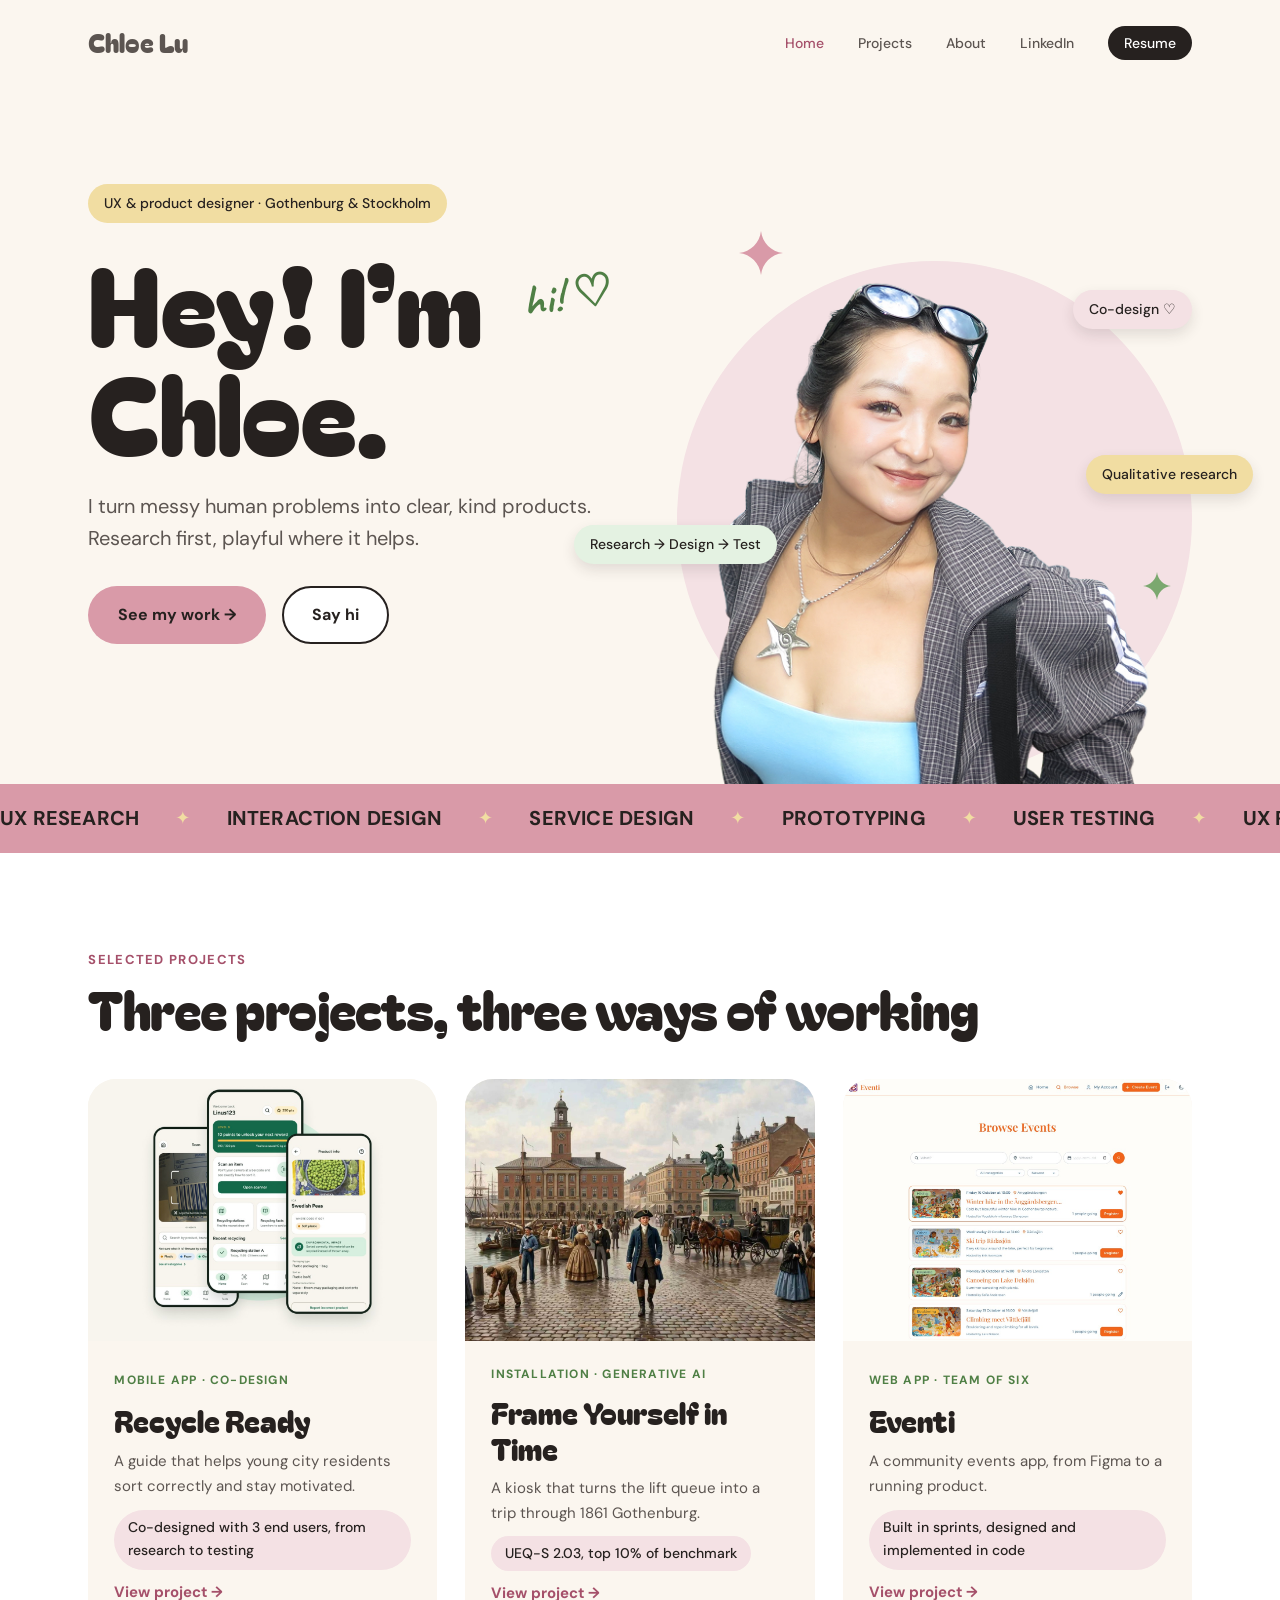
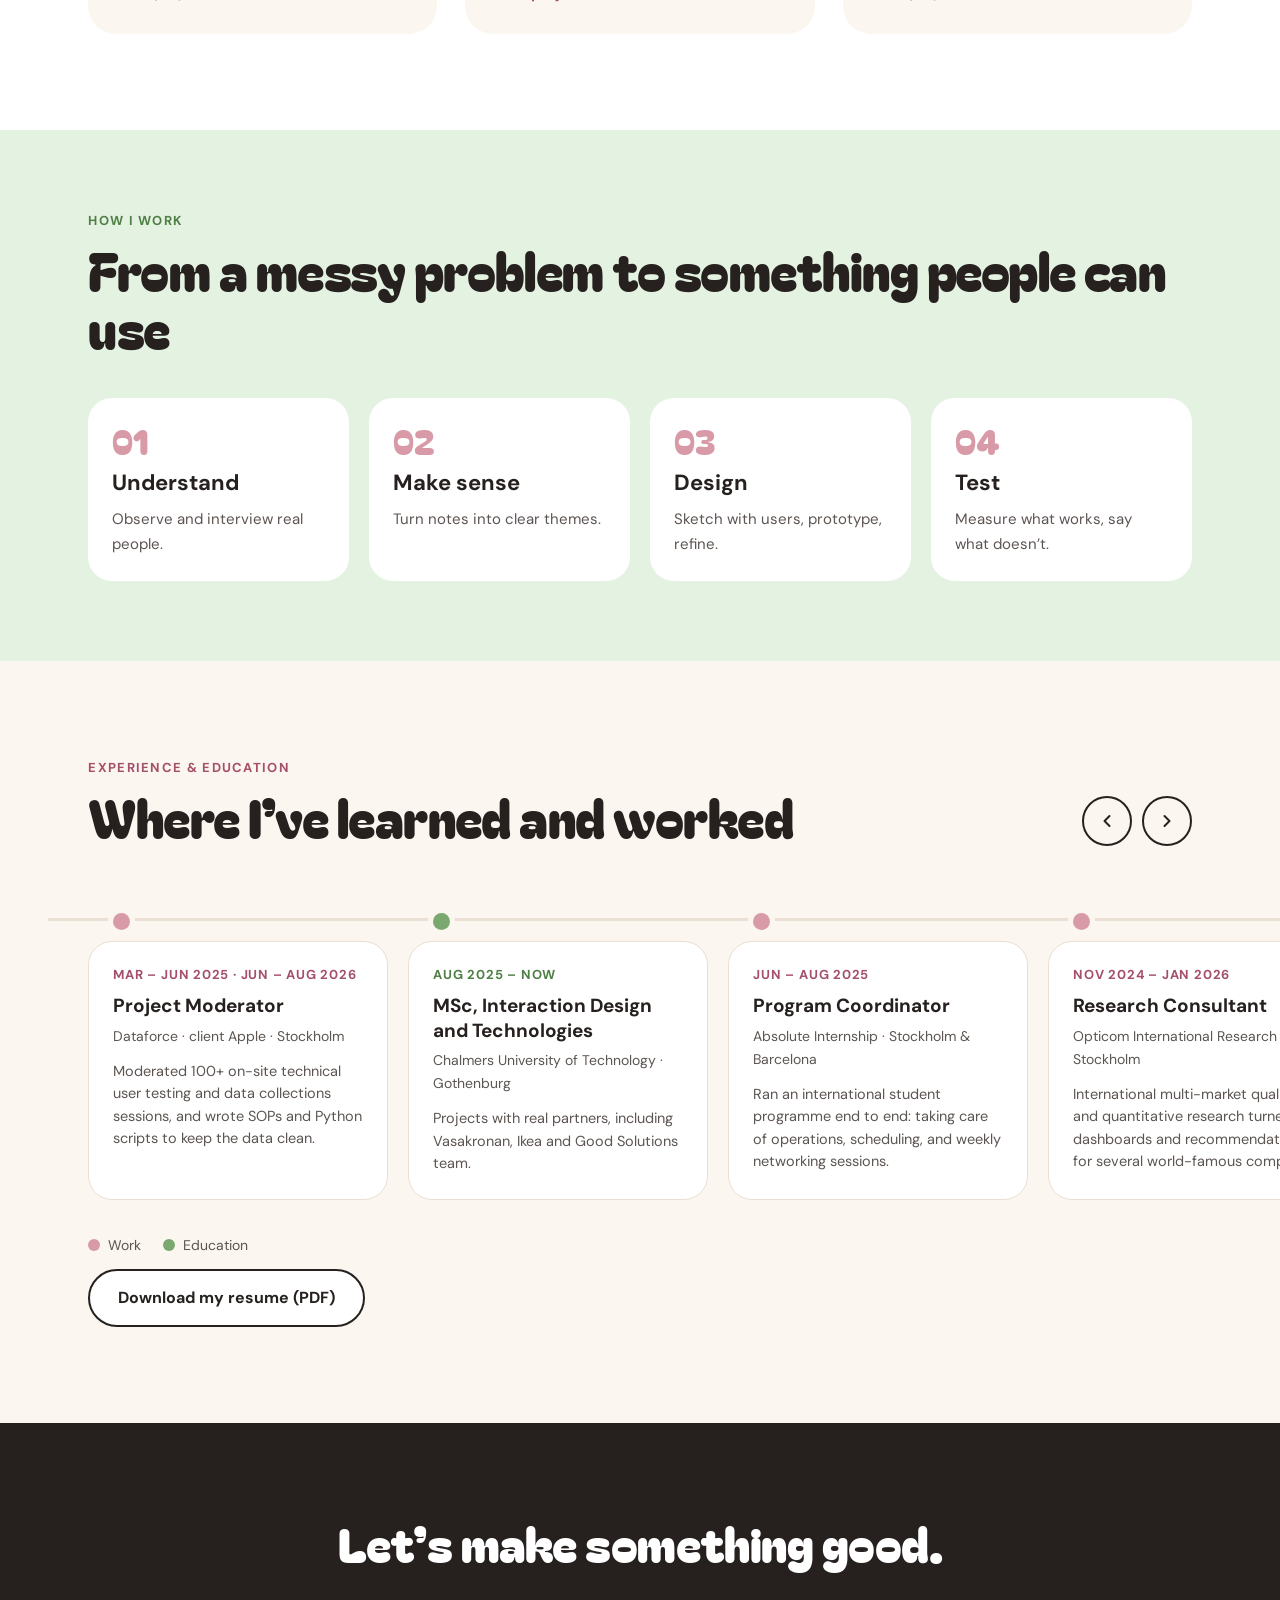
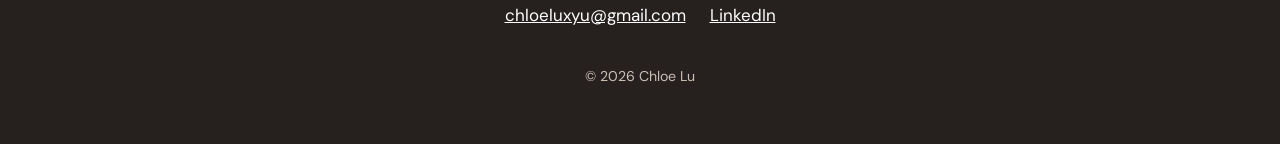
<file: index.html>
<!doctype html>
<html lang="en">
<head>
  <meta charset="utf-8">
  <meta name="viewport" content="width=device-width, initial-scale=1">
  <title>Chloe Lu · UX & product designer in Gothenburg and Stockholm</title>
  <meta name="description" content="Chloe Lu is a UX and product designer in Gothenburg and Stockholm. Research first, playful where it helps. Selected projects: Recycle Ready, Frame Yourself in Time and Eventi.">
  <meta property="og:title" content="Chloe Lu · UX & product designer">
  <meta property="og:description" content="Research first, playful where it helps. Selected projects in recycling, generative AI and community events.">
  <link rel="icon" href="/favicon.svg" type="image/svg+xml">
  <link rel="icon" href="/favicon.ico" sizes="48x48">
  <link rel="apple-touch-icon" href="/apple-touch-icon.png">
  <meta name="theme-color" content="#fbf6ef">
  <link rel="canonical" href="https://chloeluxyu.github.io/">
  <meta property="og:type" content="website">
  <meta property="og:site_name" content="Chloe Lu">
  <meta property="og:url" content="https://chloeluxyu.github.io/">
  <meta property="og:image" content="https://chloeluxyu.github.io/assets/img/og-preview.jpg">
  <meta property="og:image:width" content="1200">
  <meta property="og:image:height" content="630">
  <meta name="twitter:card" content="summary_large_image">
  <meta name="twitter:image" content="https://chloeluxyu.github.io/assets/img/og-preview.jpg">
  <link rel="preconnect" href="https://fonts.googleapis.com">
  <link rel="preconnect" href="https://fonts.gstatic.com" crossorigin>
  <link href="https://fonts.googleapis.com/css2?family=Bagel+Fat+One&family=Caveat:wght@700&family=DM+Sans:wght@400;500;700&display=swap" rel="stylesheet">
  <link rel="stylesheet" href="assets/css/home2.css">
  <link rel="stylesheet" href="assets/css/nav.css">
</head>
<body>
  <a class="skip" href="#main">Skip to content</a>

  <header class="hero" aria-label="Introduction">
    <div class="wrap">
      <nav class="nav" aria-label="Main">
        <a class="brand" href="index.html">Chloe Lu</a>
        <ul>
          <li><a href="index.html" aria-current="page">Home</a></li>
          <li><a href="#projects">Projects</a></li>
          <li><a href="about.html">About</a></li>
          <li><a href="https://www.linkedin.com/in/chloe-l-699b5a232/" target="_blank" rel="noopener">LinkedIn</a></li>
          <li><a class="resume" href="assets/Chloe-Lu-Resume.pdf" target="_blank" rel="noopener">Resume</a></li>
        </ul>
      </nav>

      <div class="hero-grid" id="main">
        <div class="hero-text">
          <span class="tag">UX &amp; product designer · Gothenburg &amp; Stockholm</span>
          <h1 class="display">Hey! I’m<br>Chloe.</h1>
          <span class="hi" aria-hidden="true">hi! ♡</span>
          <p class="lead">I turn messy human problems into clear, kind products. Research first, playful where it helps.</p>
          <div class="btns">
            <a class="btn primary" href="#projects">See my work →</a>
            <a class="btn ghost" href="mailto:chloeluxyu@gmail.com">Say hi</a>
          </div>
        </div>

        <div class="stage">
          <div class="disc" aria-hidden="true"></div>
          <img class="me" src="assets/img/Cut-out.png" width="470" height="521" alt="Chloe Lu smiling, with sunglasses on her head and a checked jacket">
          <span class="sticker s1" aria-hidden="true">Research → Design → Test</span>
          <span class="sticker s2" aria-hidden="true">Co-design ♡</span>
          <span class="sticker s3" aria-hidden="true">Qualitative research </span>
          <svg class="spark a" viewBox="0 0 24 24" fill="currentColor" aria-hidden="true"><path d="M12 0c.7 6.4 5.6 11.3 12 12-6.4.7-11.3 5.6-12 12-.7-6.4-5.6-11.3-12-12C6.4 11.3 11.3 6.4 12 0z"/></svg>
          <svg class="spark b" viewBox="0 0 24 24" fill="currentColor" aria-hidden="true"><path d="M12 0c.7 6.4 5.6 11.3 12 12-6.4.7-11.3 5.6-12 12-.7-6.4-5.6-11.3-12-12C6.4 11.3 11.3 6.4 12 0z"/></svg>
        </div>
      </div>
    </div>
  </header>

  <div class="marquee" aria-hidden="true">
    <div class="track">
      <span>UX RESEARCH</span><span>INTERACTION DESIGN</span><span>SERVICE DESIGN</span><span>PROTOTYPING</span><span>USER TESTING</span>
      <span>UX RESEARCH</span><span>INTERACTION DESIGN</span><span>SERVICE DESIGN</span><span>PROTOTYPING</span><span>USER TESTING</span>
    </div>
  </div>

  <main>
    <section class="projects" id="projects" aria-labelledby="proj-title">
      <div class="wrap">
        <div class="sec-head">
          <p class="overline">Selected projects</p>
          <h2 class="display" id="proj-title">Three projects, three ways of working</h2>
        </div>
        <div class="cards">
          <a class="card" href="projects/recycle-ready.html">
            <img src="assets/img/card-recycle-ready.jpg" alt="Screens from the Recycle Ready recycling app" loading="lazy">
            <div class="body">
              <span class="kind">Mobile app · co-design</span>
              <h3>Recycle Ready</h3>
              <p>A guide that helps young city residents sort correctly and stay motivated.</p>
              <span class="chip">Co-designed with 3 end users, from research to testing</span>
              <span class="more">View project →</span>
            </div>
          </a>
          <a class="card" href="projects/frame-yourself-in-time.html">
            <img src="assets/img/card-frame-yourself-in-time.jpg" alt="A painting of 1861 Gothenburg with a visitor's historical character walking through the square" loading="lazy">
            <div class="body">
              <span class="kind">Installation · generative AI</span>
              <h3>Frame Yourself in Time</h3>
              <p>A kiosk that turns the lift queue into a trip through 1861 Gothenburg.</p>
              <span class="chip">UEQ-S 2.03, top 10% of benchmark</span>
              <span class="more">View project →</span>
            </div>
          </a>
          <a class="card" href="projects/eventi.html">
            <img src="assets/img/card-eventi.jpg" alt="The Eventi app's Browse Events page" loading="lazy">
            <div class="body">
              <span class="kind">Web app · team of six</span>
              <h3>Eventi</h3>
              <p>A community events app, from Figma to a running product.</p>
              <span class="chip">Built in sprints, designed and implemented in code</span>
              <span class="more">View project →</span>
            </div>
          </a>
        </div>
      </div>
    </section>

    <section class="work" aria-labelledby="work-title">
      <div class="wrap">
        <div class="sec-head">
          <p class="overline" style="color:var(--sage-deep)">How I work</p>
          <h2 class="display" id="work-title">From a messy problem to something people can use</h2>
        </div>
        <div class="steps">
          <div class="step"><b class="n">01</b><h3>Understand</h3><p>Observe and interview real people.</p></div>
          <div class="step"><b class="n">02</b><h3>Make sense</h3><p>Turn notes into clear themes.</p></div>
          <div class="step"><b class="n">03</b><h3>Design</h3><p>Sketch with users, prototype, refine.</p></div>
          <div class="step"><b class="n">04</b><h3>Test</h3><p>Measure what works, say what doesn’t.</p></div>
        </div>
      </div>
    </section>

    <section class="tl" id="experience" aria-labelledby="tl-title">
      <div class="wrap">
        <div class="tl-head">
          <div class="sec-head">
            <p class="overline">Experience &amp; education</p>
            <h2 class="display" id="tl-title">Where I’ve learned and worked</h2>
          </div>
          <div class="tl-ctrl" role="group" aria-label="Scroll timeline">
            <button class="tl-prev" aria-label="Earlier" disabled><svg width="20" height="20" viewBox="0 0 24 24" fill="none" stroke="currentColor" stroke-width="2.4" stroke-linecap="round" stroke-linejoin="round" aria-hidden="true"><path d="M15 18l-6-6 6-6"/></svg></button>
            <button class="tl-next" aria-label="Later"><svg width="20" height="20" viewBox="0 0 24 24" fill="none" stroke="currentColor" stroke-width="2.4" stroke-linecap="round" stroke-linejoin="round" aria-hidden="true"><path d="M9 18l6-6-6-6"/></svg></button>
          </div>
        </div>

        <div class="tl-scroll" tabindex="0" aria-label="Experience and education timeline, most recent first">
          <ol class="tl-track" style="list-style:none;margin-bottom:0">
            <li class="tl-item"><span class="when">Mar – Jun 2025 · Jun – Aug 2026</span><h3>Project Moderator</h3><span class="org">Dataforce · client Apple · Stockholm</span><p>Moderated 100+ on-site technical user testing and data collections sessions, and wrote SOPs and Python scripts to keep the data clean.</p></li>
            <li class="tl-item edu"><span class="when">Aug 2025 – now</span><h3>MSc, Interaction Design and Technologies</h3><span class="org">Chalmers University of Technology · Gothenburg</span><p>Projects with real partners, including Vasakronan, Ikea and Good Solutions team.</p></li>
            <li class="tl-item"><span class="when">Jun – Aug 2025</span><h3>Program Coordinator</h3><span class="org">Absolute Internship · Stockholm &amp; Barcelona</span><p>Ran an international student programme end to end: taking care of operations, scheduling, and weekly networking sessions.</p></li>
            <li class="tl-item"><span class="when">Nov 2024 – Jan 2026</span><h3>Research Consultant</h3><span class="org">Opticom International Research · Stockholm</span><p>International multi-market qualitative and quantitative research turned into dashboards and recommendations for several world-famous companies.</p></li>
            <li class="tl-item"><span class="when">Jan – Jun 2024</span><h3>UX/UI Intern</h3><span class="org">Buddycompany · Stockholm</span><p>Ran research and A/B tests, and designed web and mobile flows. Redesigns raised task completion by 20% and engagement by 30%.</p></li>
            <li class="tl-item edu"><span class="when">Aug 2021 – Jun 2024</span><h3>BSc, Computer and Systems Sciences</h3><span class="org">Stockholm University</span><p>Thesis on how designers with different technical experience use a Figma design-to-Android Studio code plugin.</p></li>
          </ol>
        </div>
        <div class="tl-legend" aria-hidden="true"><span><i></i>Work</span><span><i class="e"></i>Education</span></div>
        <div class="resume-cta">
          <a class="btn ghost" href="assets/Chloe-Lu-Resume.pdf" target="_blank" rel="noopener">Download my resume (PDF)</a>
        </div>
      </div>
    </section>
  </main>

  <footer class="foot" id="contact">
    <div class="wrap" style="display:grid;gap:18px;justify-items:center">
      <h2 class="display">Let’s make something good.</h2>
      <div class="links">
        <a href="mailto:chloeluxyu@gmail.com">chloeluxyu@gmail.com</a>
        <a href="https://www.linkedin.com/in/chloe-l-699b5a232/" target="_blank" rel="noopener">LinkedIn</a>
      </div>
      <small>© 2026 Chloe Lu</small>
    </div>
  </footer>

  <script src="assets/js/home.js"></script>
  <script src="assets/js/nav.js" defer></script>
</body>
</html>
</file>
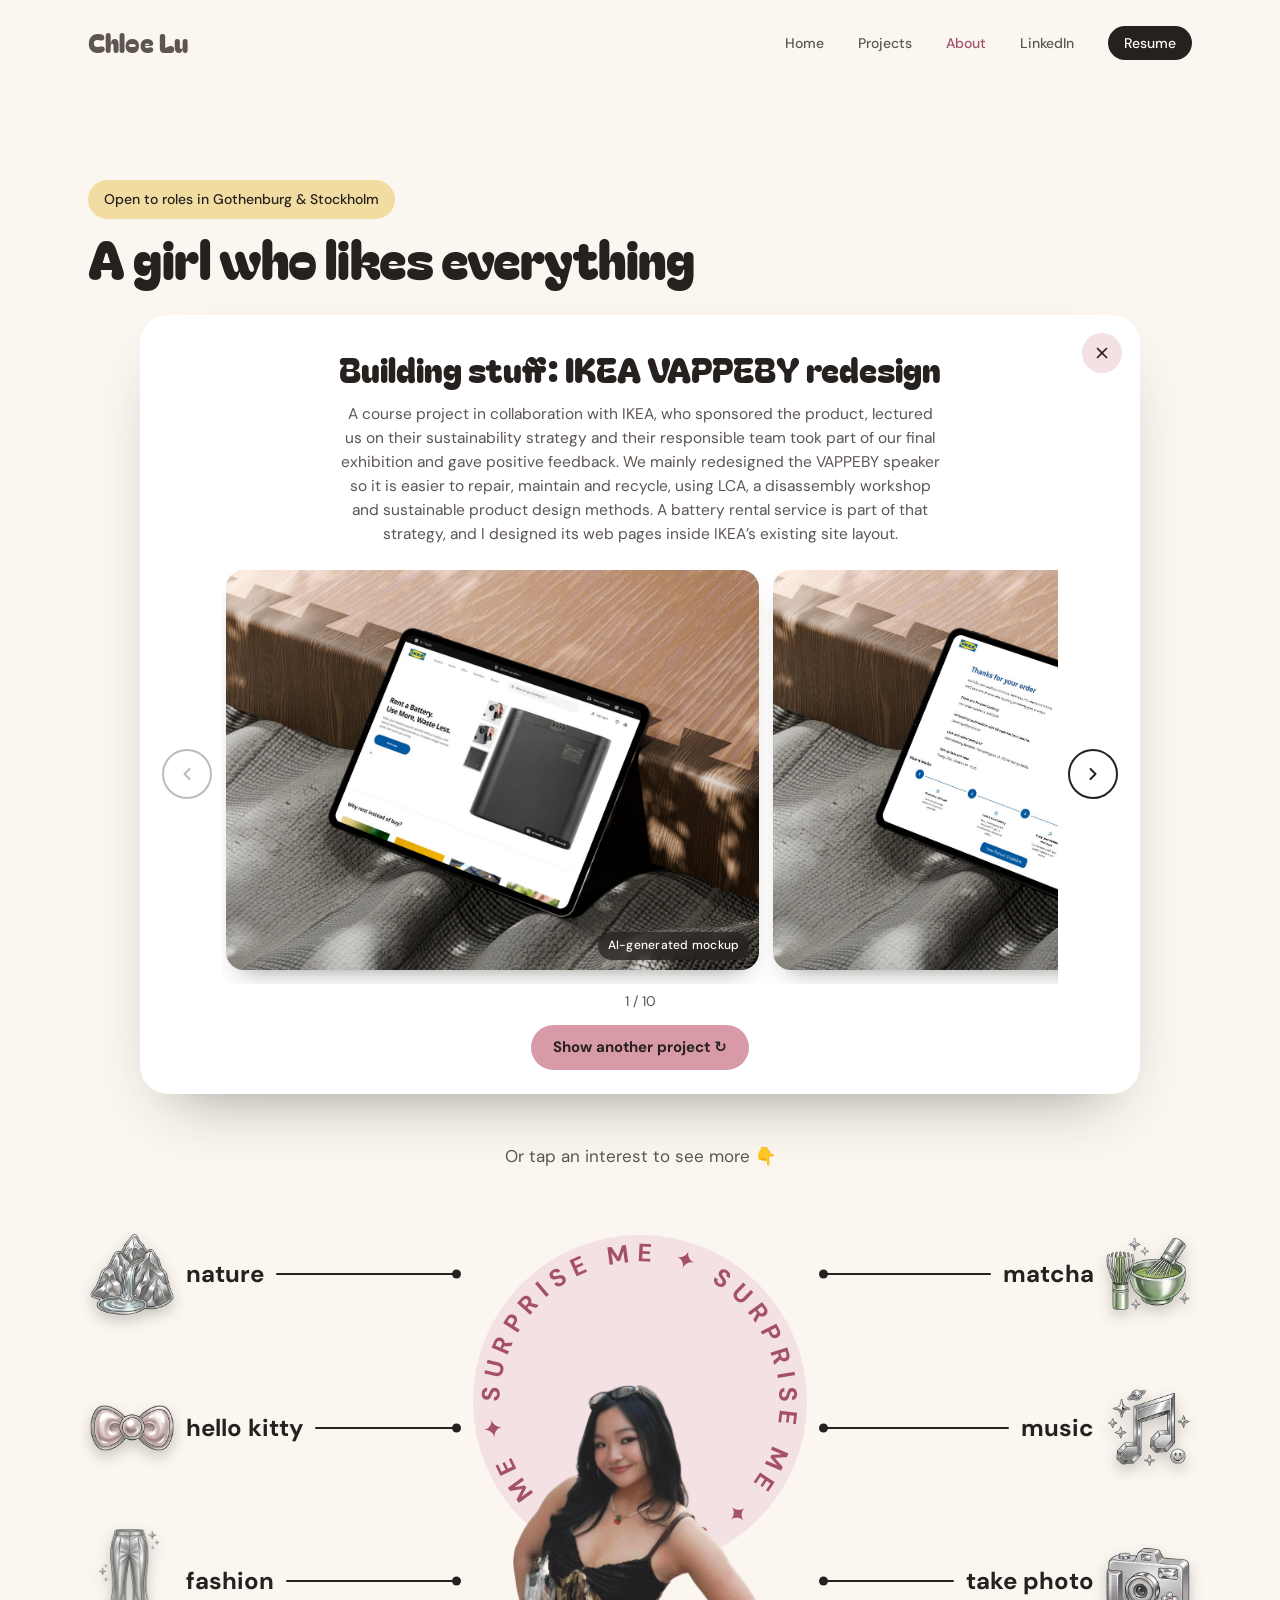
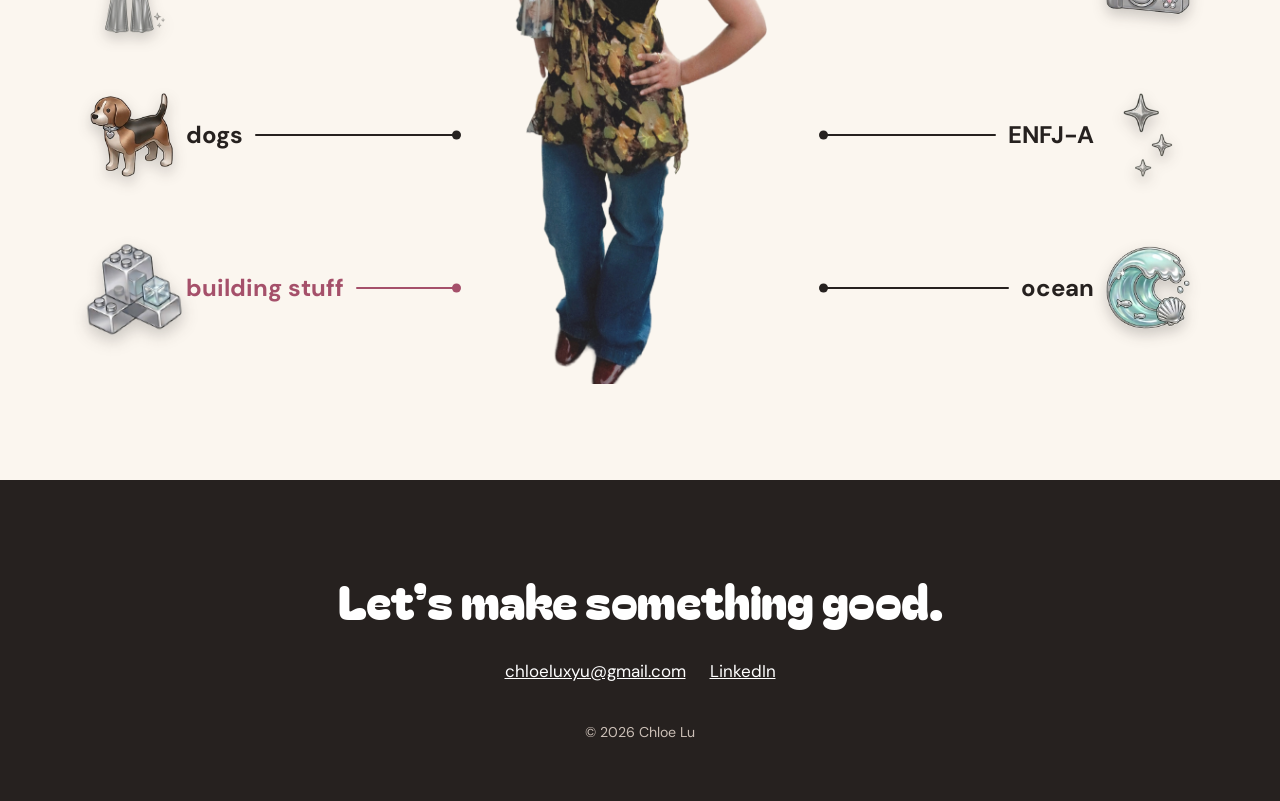
<file: about.html>
<!doctype html>
<html lang="en">
<head>
  <meta charset="utf-8">
  <meta name="viewport" content="width=device-width, initial-scale=1">
  <title>About · Chloe Lu</title>
  <meta name="description" content="Chloe Lu is a UX and product designer based in Gothenburg, with roots in Stockholm. Research first, playful where it helps.">
  <meta property="og:title" content="About · Chloe Lu">
  <link rel="icon" href="/favicon.svg" type="image/svg+xml">
  <link rel="icon" href="/favicon.ico" sizes="48x48">
  <link rel="apple-touch-icon" href="/apple-touch-icon.png">
  <meta name="theme-color" content="#fbf6ef">
  <link rel="canonical" href="https://chloeluxyu.github.io/about.html">
  <meta property="og:type" content="website">
  <meta property="og:site_name" content="Chloe Lu">
  <meta property="og:url" content="https://chloeluxyu.github.io/about.html">
  <meta property="og:image" content="https://chloeluxyu.github.io/assets/img/og-preview.jpg">
  <meta property="og:image:width" content="1200">
  <meta property="og:image:height" content="630">
  <meta name="twitter:card" content="summary_large_image">
  <meta name="twitter:image" content="https://chloeluxyu.github.io/assets/img/og-preview.jpg">
  <link rel="preconnect" href="https://fonts.googleapis.com">
  <link rel="preconnect" href="https://fonts.gstatic.com" crossorigin>
  <link href="https://fonts.googleapis.com/css2?family=Bagel+Fat+One&family=Caveat:wght@700&family=DM+Sans:wght@400;500;700&display=swap" rel="stylesheet">
  <link rel="stylesheet" href="assets/css/home2.css">
  <link rel="stylesheet" href="assets/css/about2.css">
  <link rel="stylesheet" href="assets/css/nav.css">
</head>
<body>
  <a class="skip" href="#main">Skip to content</a>

  <header class="about-top" aria-label="Site navigation">
    <div class="wrap">
      <nav class="nav" aria-label="Main">
        <a class="brand" href="index.html">Chloe Lu</a>
        <ul>
          <li><a href="index.html">Home</a></li>
          <li><a href="index.html#projects">Projects</a></li>
          <li><a href="about.html" aria-current="page">About</a></li>
          <li><a href="https://www.linkedin.com/in/chloe-l-699b5a232/" target="_blank" rel="noopener">LinkedIn</a></li>
          <li><a class="resume" href="assets/Chloe-Lu-Resume.pdf" target="_blank" rel="noopener">Resume</a></li>
        </ul>
      </nav>
    </div>
  </header>

  <main>
    <section class="interests" id="main" aria-labelledby="int-title">
      <div class="wrap">
        <div class="sec-head">
          <span class="tag">Open to roles in Gothenburg &amp; Stockholm</span>
          <h1 class="display" id="int-title">A girl who likes everything</h1>
          
        </div>
        <div class="carousel" id="carousel" role="dialog" aria-modal="false" aria-labelledby="c-title" hidden>
          <button class="c-close" aria-label="Close photos"><svg viewBox="0 0 24 24" width="18" height="18" fill="none" stroke="currentColor" stroke-width="2.2" stroke-linecap="round" aria-hidden="true"><path d="M18 6L6 18M6 6l12 12"/></svg></button>
          <h3 class="c-title" id="c-title"></h3>
          <p class="c-desc" id="c-desc" hidden></p>
          <div class="c-wrap">
            <button class="c-nav c-prev" aria-label="Previous photo"><svg width="20" height="20" viewBox="0 0 24 24" fill="none" stroke="currentColor" stroke-width="2.4" stroke-linecap="round" stroke-linejoin="round" aria-hidden="true"><path d="M15 18l-6-6 6-6"/></svg></button>
            <div class="c-track" id="c-track" tabindex="0" aria-label="Photos, scroll sideways"></div>
            <button class="c-nav c-next" aria-label="Next photo"><svg width="20" height="20" viewBox="0 0 24 24" fill="none" stroke="currentColor" stroke-width="2.4" stroke-linecap="round" stroke-linejoin="round" aria-hidden="true"><path d="M9 18l6-6-6-6"/></svg></button>
          </div>
          <p class="c-count" id="c-count" aria-live="polite"></p>
          <button class="c-shuffle" id="c-shuffle" hidden>Show another project <span aria-hidden="true">↻</span></button>
        </div>
        <p class="sub board-hint">Or tap an interest to see more <span aria-hidden="true">👇</span></p>
        <div class="int-board">
          <div class="int-col l"><button class="int l" data-key="nature" aria-haspopup="dialog" aria-controls="carousel"><span class="ico" aria-hidden="true"><img src="assets/icons/nature.png" width="84" height="84" alt=""></span><span class="lbl">nature</span><span class="line" aria-hidden="true"></span></button><button class="int l" data-key="hello-kitty" aria-haspopup="dialog" aria-controls="carousel"><span class="ico" aria-hidden="true"><img src="assets/icons/hello-kitty.png" width="84" height="84" alt=""></span><span class="lbl">hello kitty</span><span class="line" aria-hidden="true"></span></button><button class="int l" data-key="fashion" aria-haspopup="dialog" aria-controls="carousel"><span class="ico" aria-hidden="true"><img src="assets/icons/fashion.png" width="84" height="84" alt=""></span><span class="lbl">fashion</span><span class="line" aria-hidden="true"></span></button><button class="int l" data-key="dogs" aria-haspopup="dialog" aria-controls="carousel"><span class="ico" aria-hidden="true"><img src="assets/icons/dogs.png" width="84" height="84" alt=""></span><span class="lbl">dogs</span><span class="line" aria-hidden="true"></span></button><button class="int l" data-key="building" aria-haspopup="dialog" aria-controls="carousel"><span class="ico" aria-hidden="true"><img src="assets/icons/building.png" width="84" height="84" alt=""></span><span class="lbl">building stuff</span><span class="line" aria-hidden="true"></span></button></div>
          <div class="int-stage">
            <button class="disc surprise" type="button" aria-label="Surprise me: open a random interest">
              <svg viewBox="0 0 200 200" aria-hidden="true"><defs><path id="ring" d="M100 100 m-84 0 a84 84 0 1 1 168 0 a84 84 0 1 1 -168 0"/></defs><text><textPath href="#ring" textLength="520" lengthAdjust="spacing">SURPRISE ME ✦ SURPRISE ME ✦ SURPRISE ME ✦ </textPath></text></svg>
            </button>
            <img src="assets/img/me-fullbody.png" width="535" height="1268" alt="Chloe Lu, full-length photo">
          </div>
          <div class="int-col r"><button class="int r" data-key="matcha" aria-haspopup="dialog" aria-controls="carousel"><span class="line" aria-hidden="true"></span><span class="lbl">matcha</span><span class="ico" aria-hidden="true"><img src="assets/icons/matcha.png" width="84" height="84" alt=""></span></button><button class="int r" data-key="music" aria-haspopup="dialog" aria-controls="carousel"><span class="line" aria-hidden="true"></span><span class="lbl">music</span><span class="ico" aria-hidden="true"><img src="assets/icons/music.png" width="84" height="84" alt=""></span></button><button class="int r" data-key="take-photo" aria-haspopup="dialog" aria-controls="carousel"><span class="line" aria-hidden="true"></span><span class="lbl">take photo</span><span class="ico" aria-hidden="true"><img src="assets/icons/take-photo.png" width="84" height="84" alt=""></span></button><button class="int r" data-key="enfj" aria-haspopup="dialog" aria-controls="carousel"><span class="line" aria-hidden="true"></span><span class="lbl">ENFJ-A</span><span class="ico" aria-hidden="true"><img src="assets/icons/enfj.png" width="84" height="84" alt=""></span></button><button class="int r" data-key="ocean" aria-haspopup="dialog" aria-controls="carousel"><span class="line" aria-hidden="true"></span><span class="lbl">ocean</span><span class="ico" aria-hidden="true"><img src="assets/icons/ocean.png" width="84" height="84" alt=""></span></button></div>
        </div>
        </div>
    </section>
  </main>

  <footer class="foot" id="contact">
    <div class="wrap" style="display:grid;gap:18px;justify-items:center">
      <h2 class="display">Let’s make something good.</h2>
      <div class="links">
        <a href="mailto:chloeluxyu@gmail.com">chloeluxyu@gmail.com</a>
        <a href="https://www.linkedin.com/in/chloe-l-699b5a232/" target="_blank" rel="noopener">LinkedIn</a>
      </div>
      <small>© 2026 Chloe Lu</small>
    </div>
  </footer>
  <div class="lightbox" id="lightbox" role="dialog" aria-modal="true" aria-label="Enlarged photo" hidden>
    <button class="lb-close" aria-label="Close enlarged photo"><svg viewBox="0 0 24 24" width="22" height="22" fill="none" stroke="currentColor" stroke-width="2.4" stroke-linecap="round" aria-hidden="true"><path d="M18 6L6 18M6 6l12 12"/></svg></button>
    <img alt="">
    <p class="lb-cap" hidden></p>
  </div>
  <script src="assets/js/about.js"></script>
  <script src="assets/js/nav.js" defer></script>
</body>
</html>
</file>
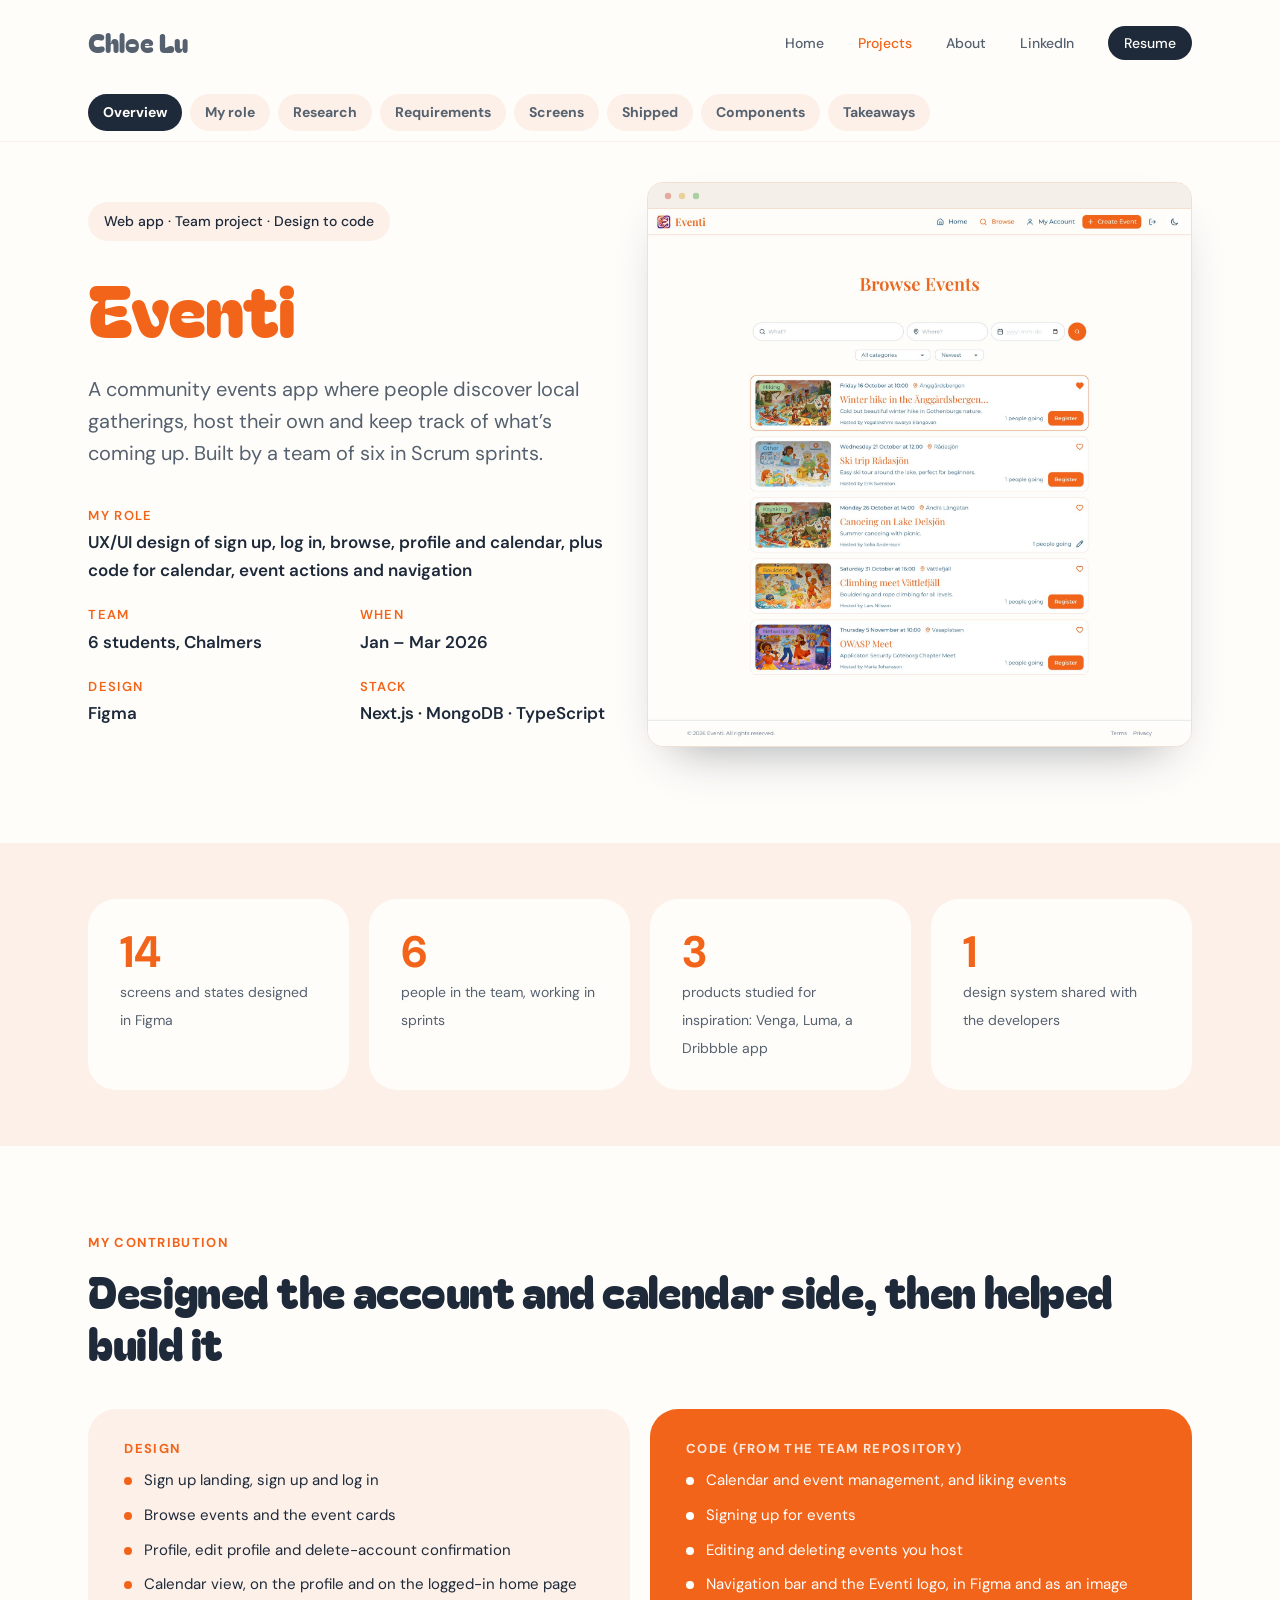
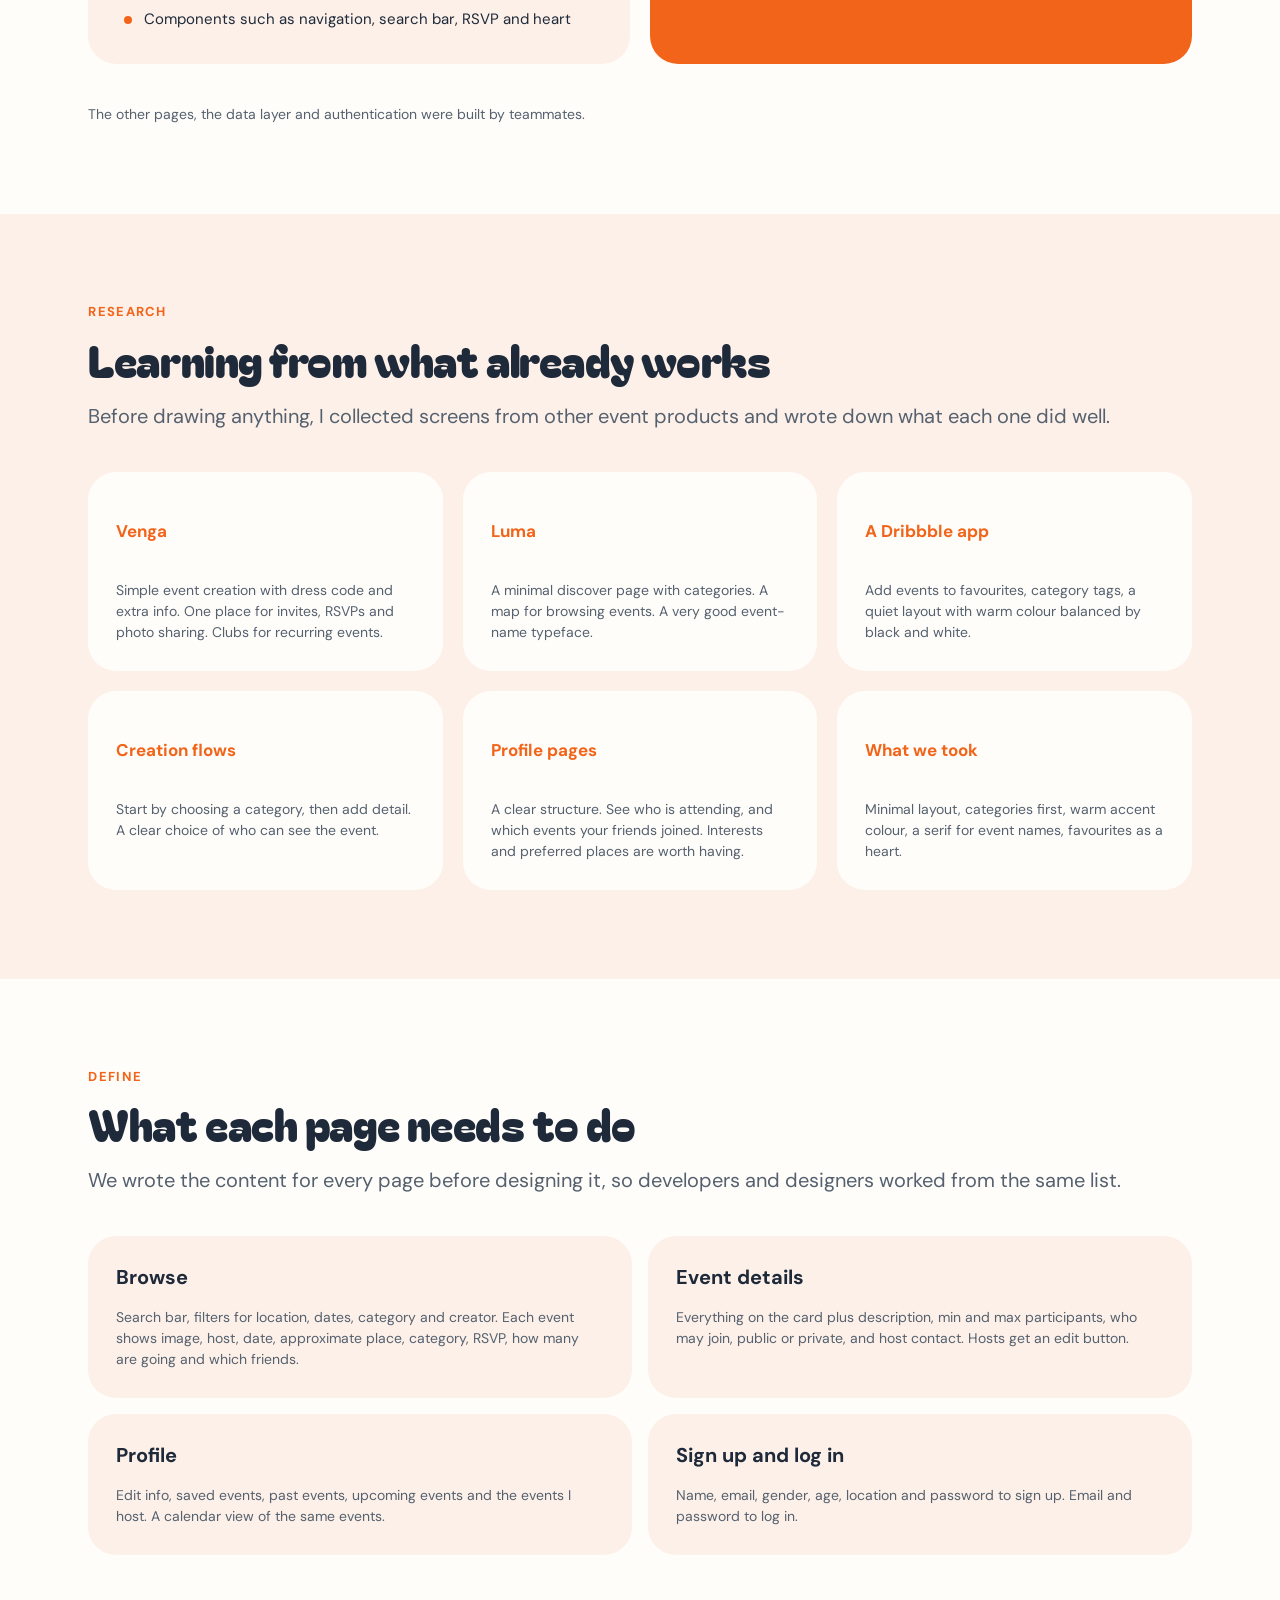
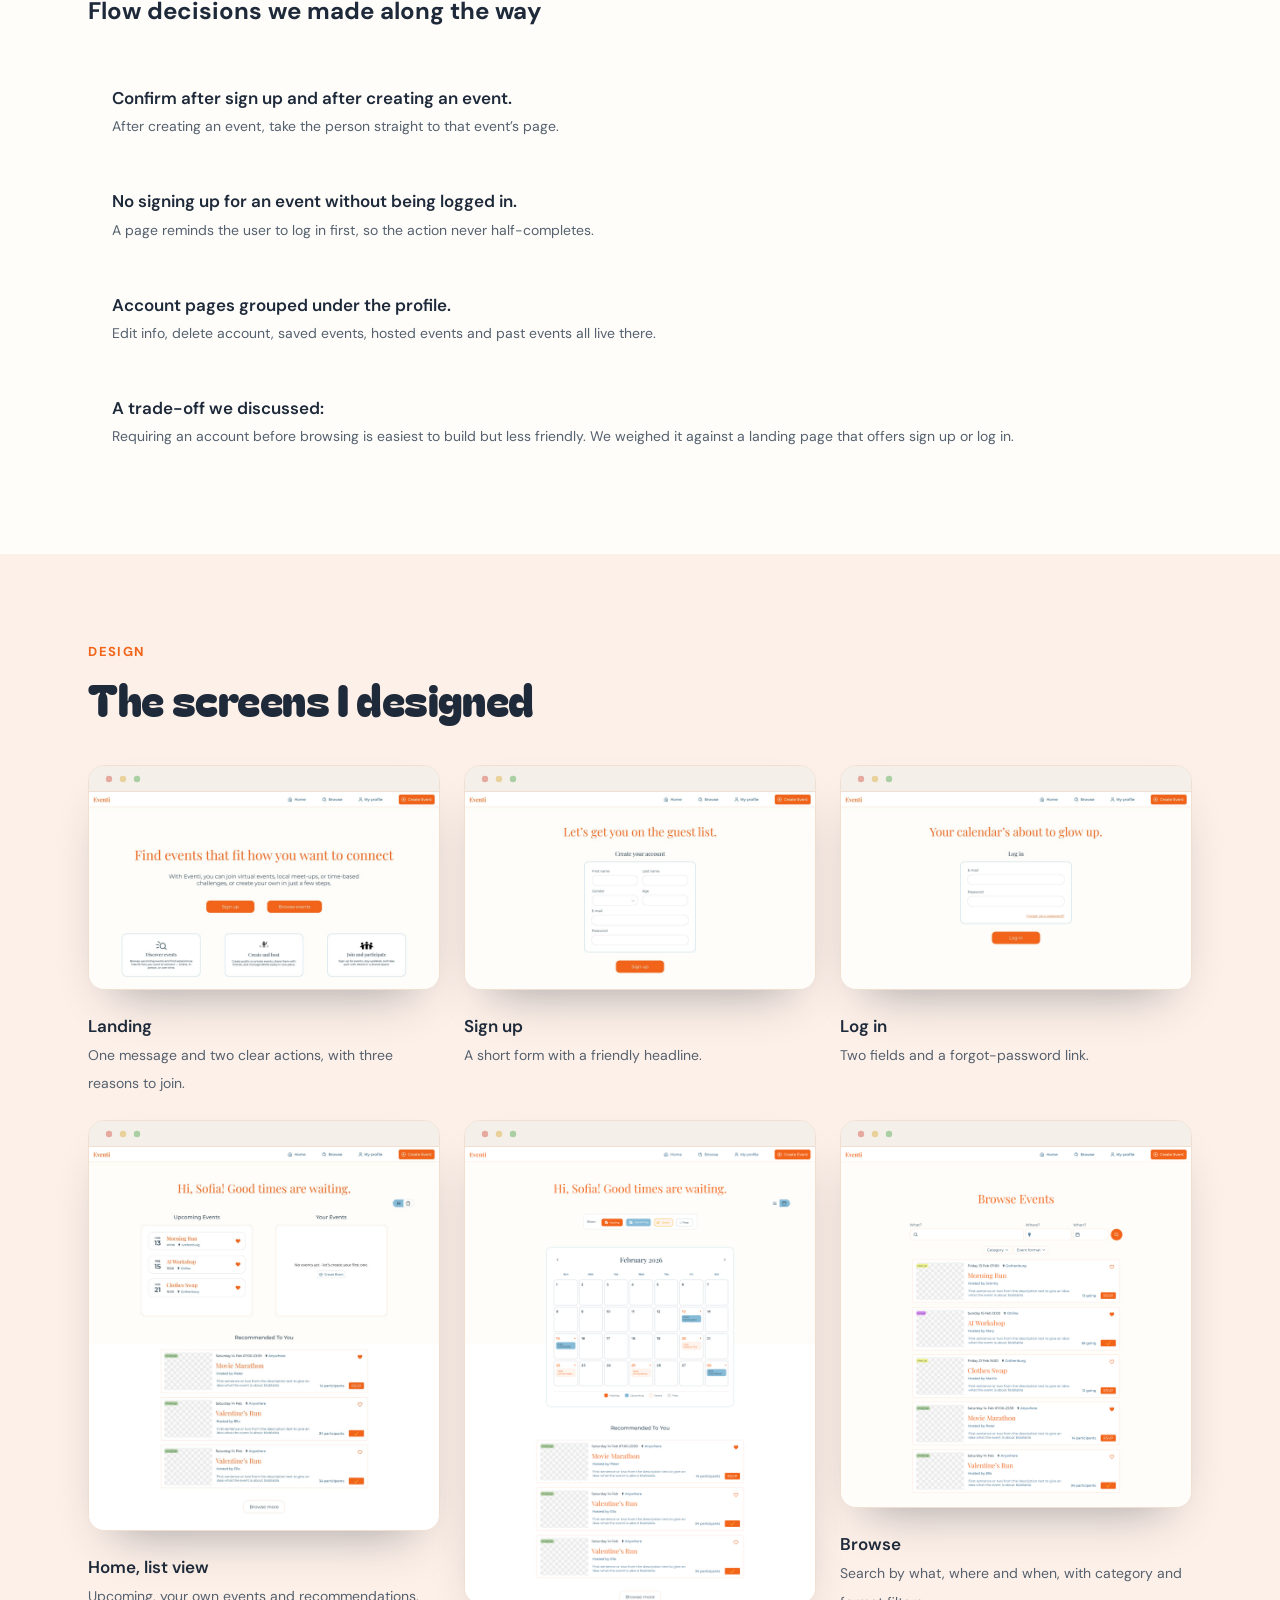
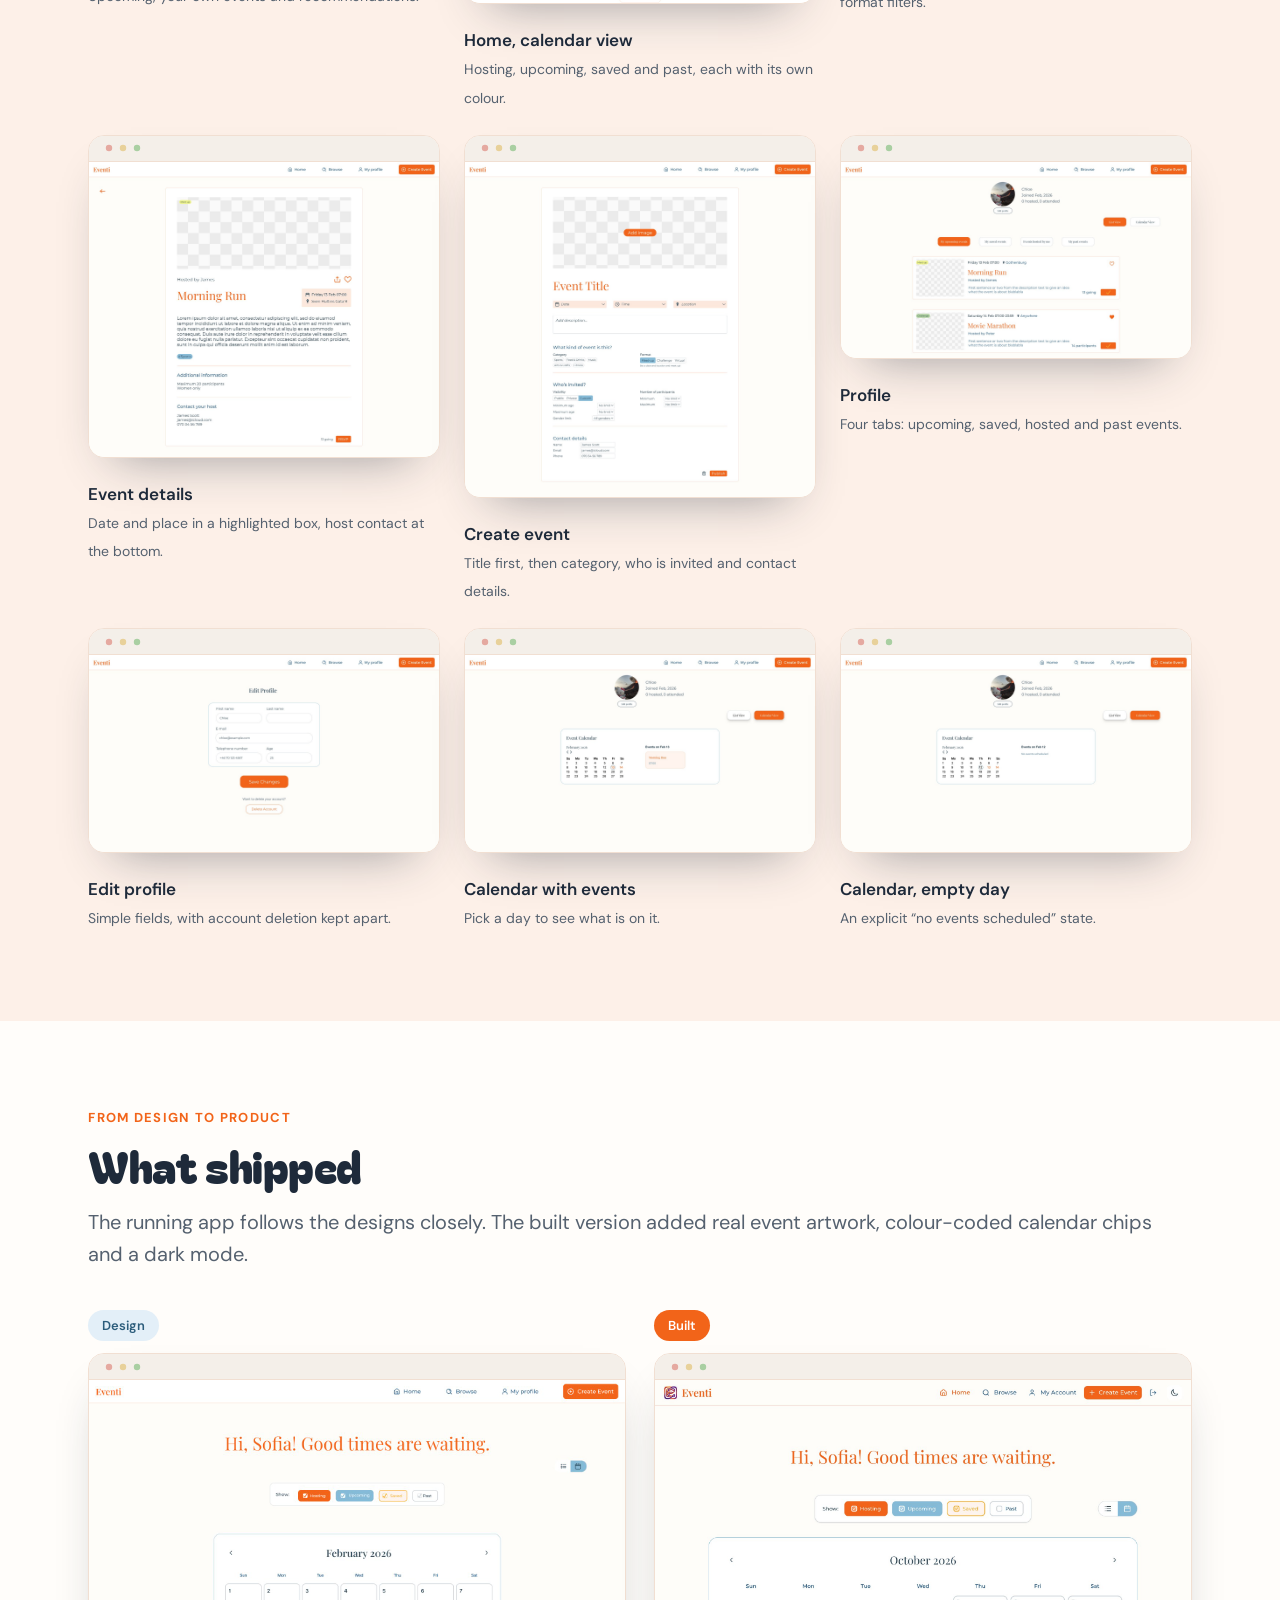
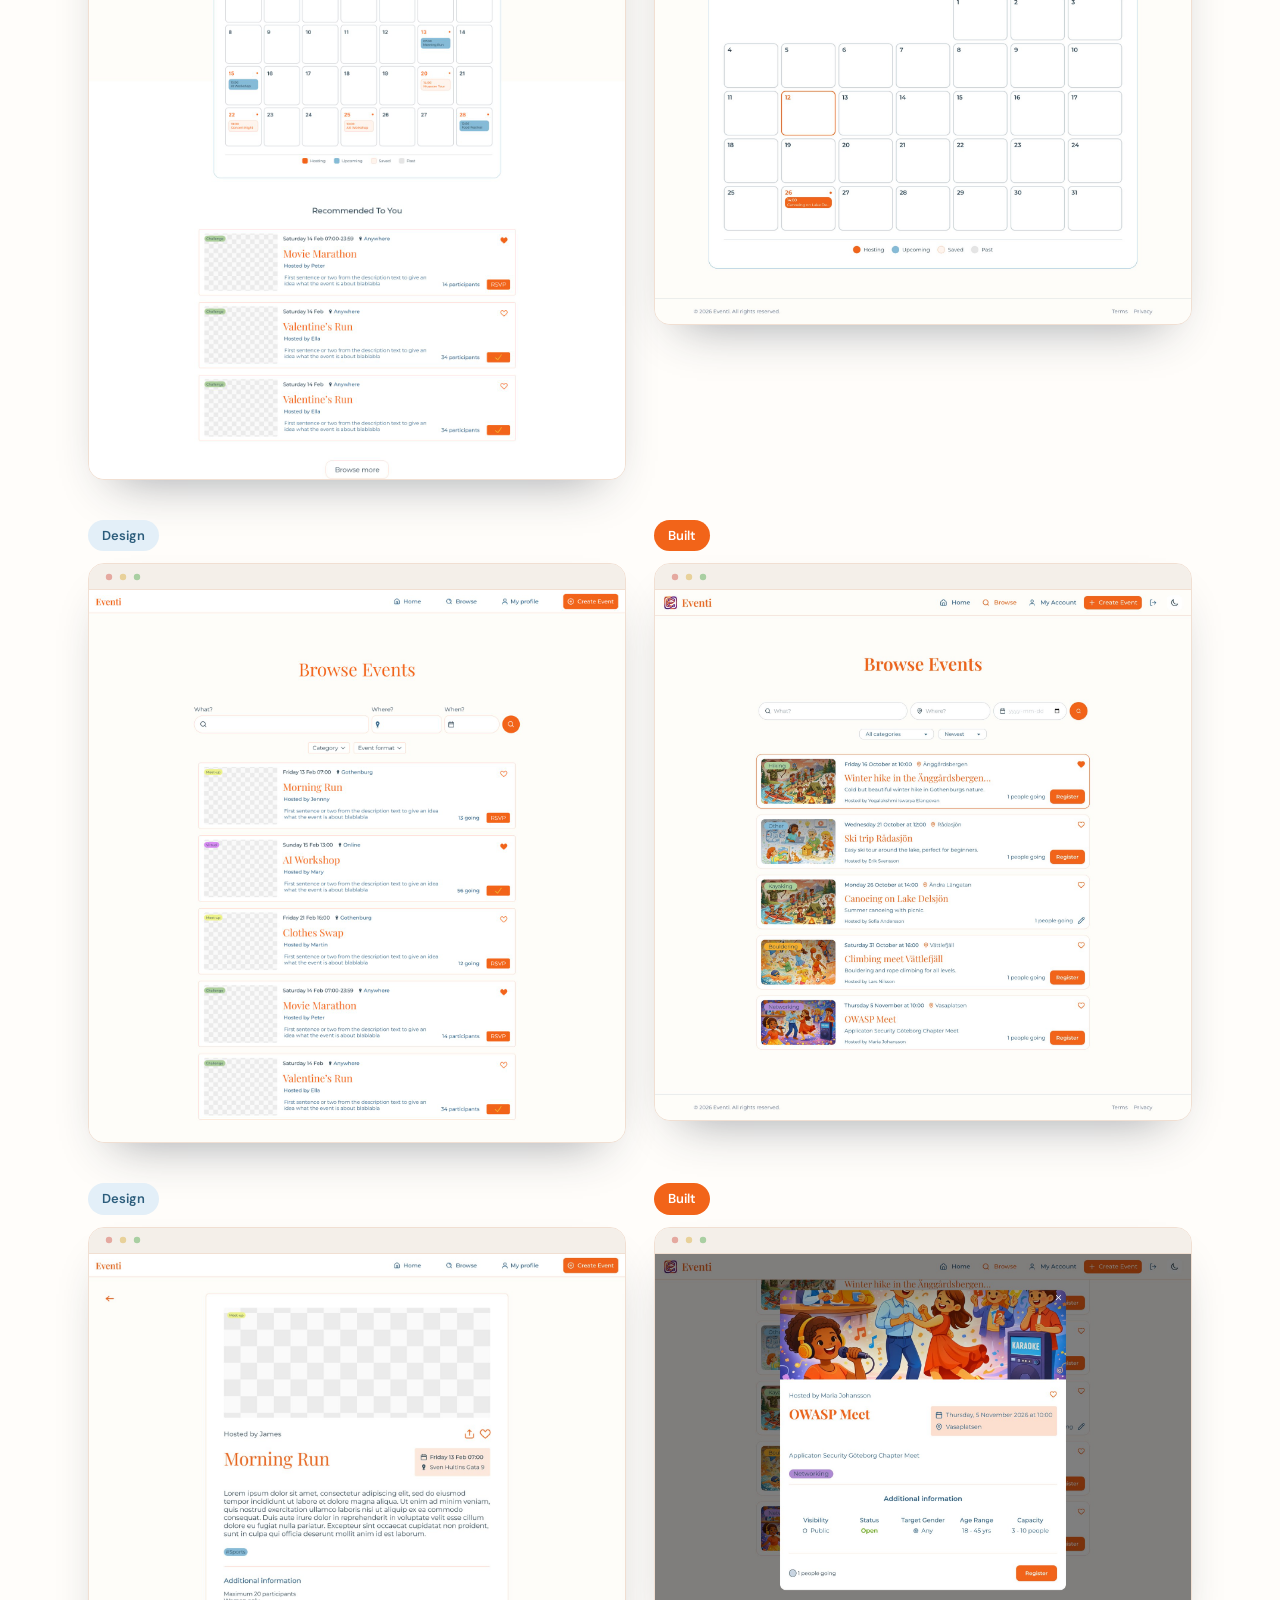
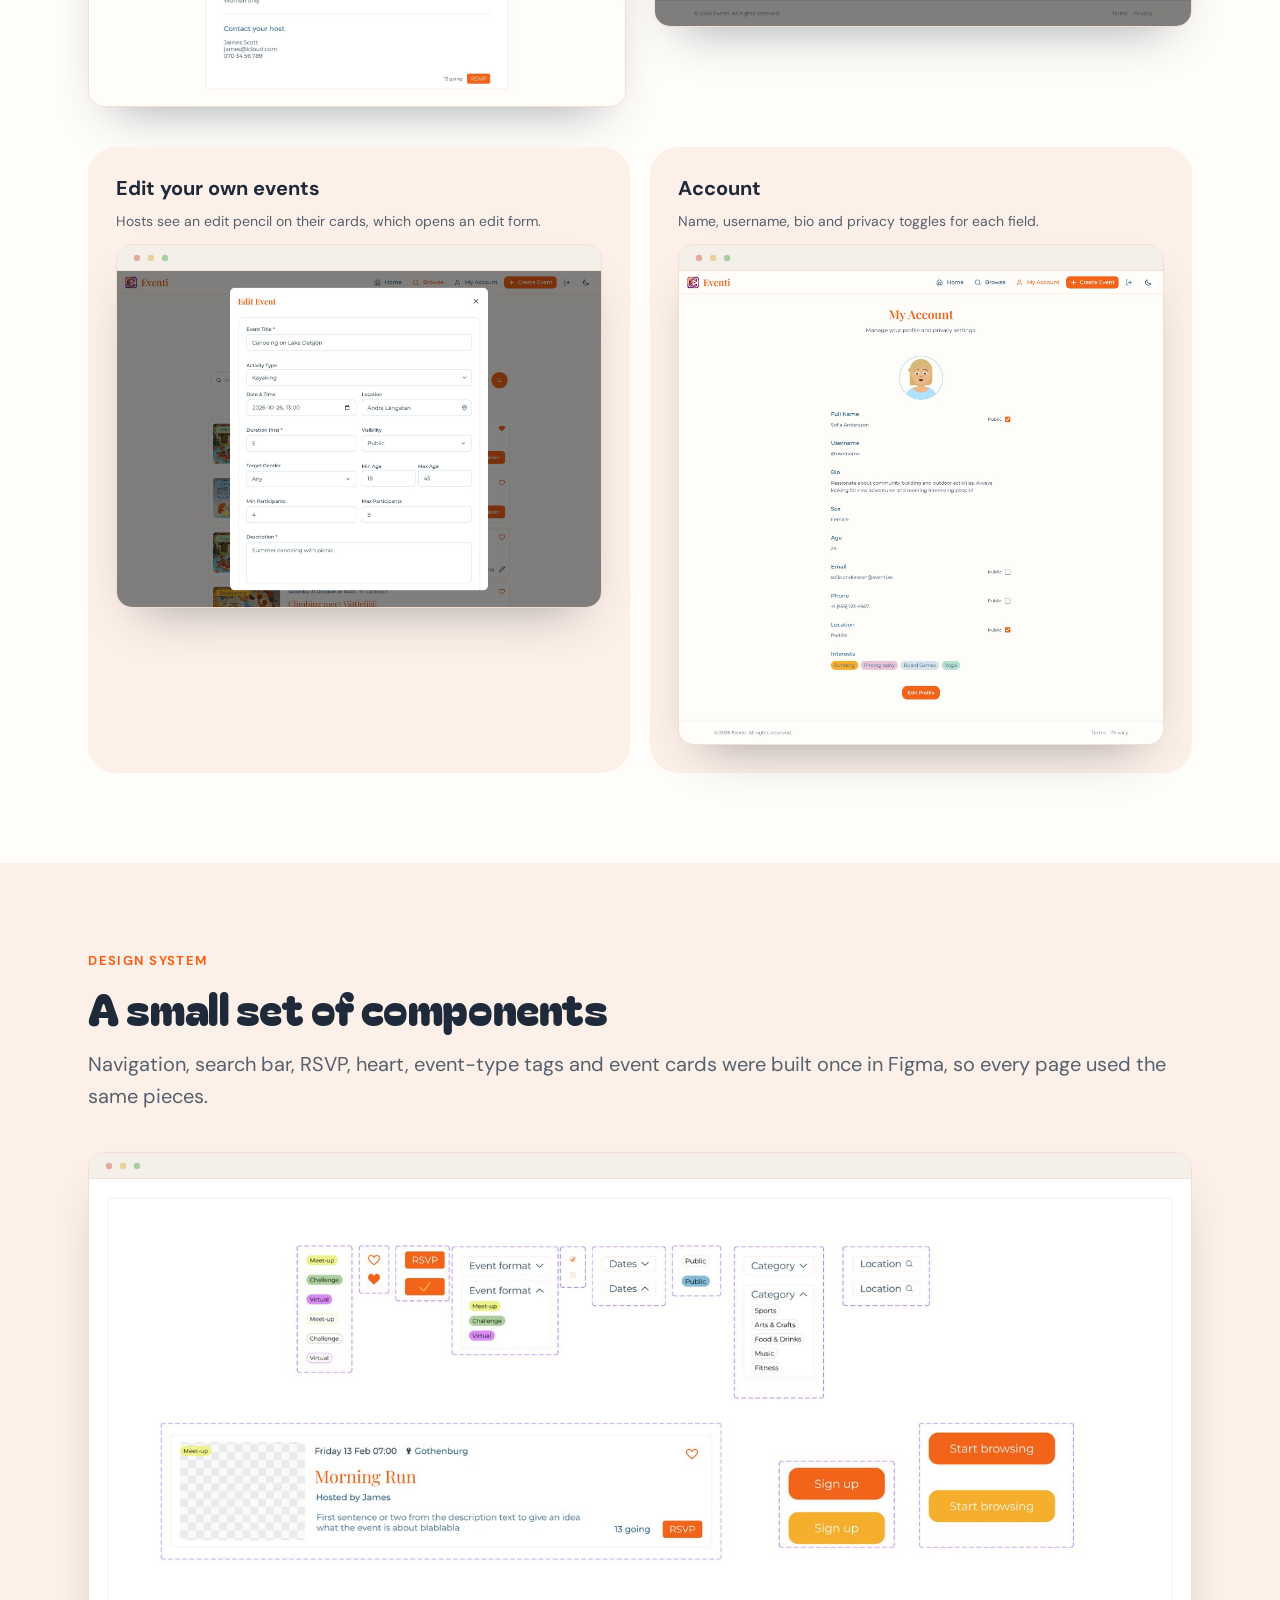
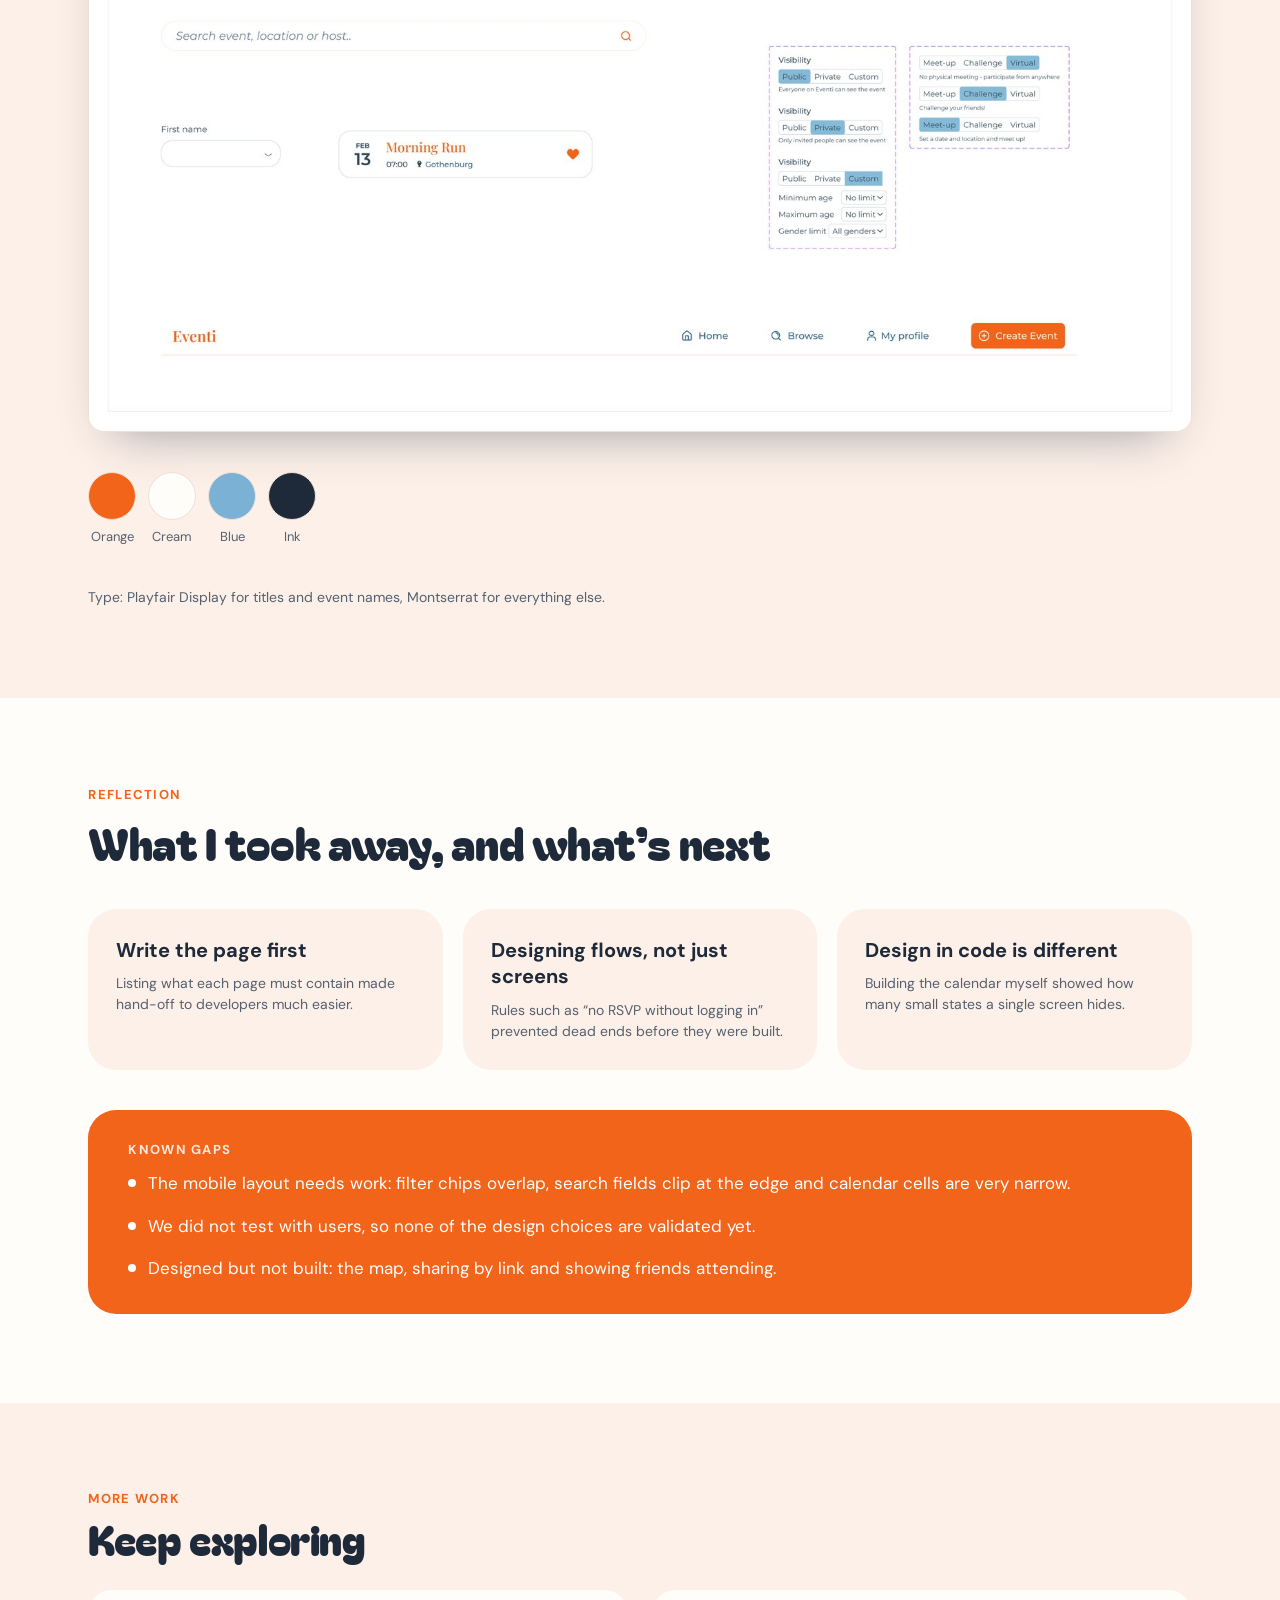
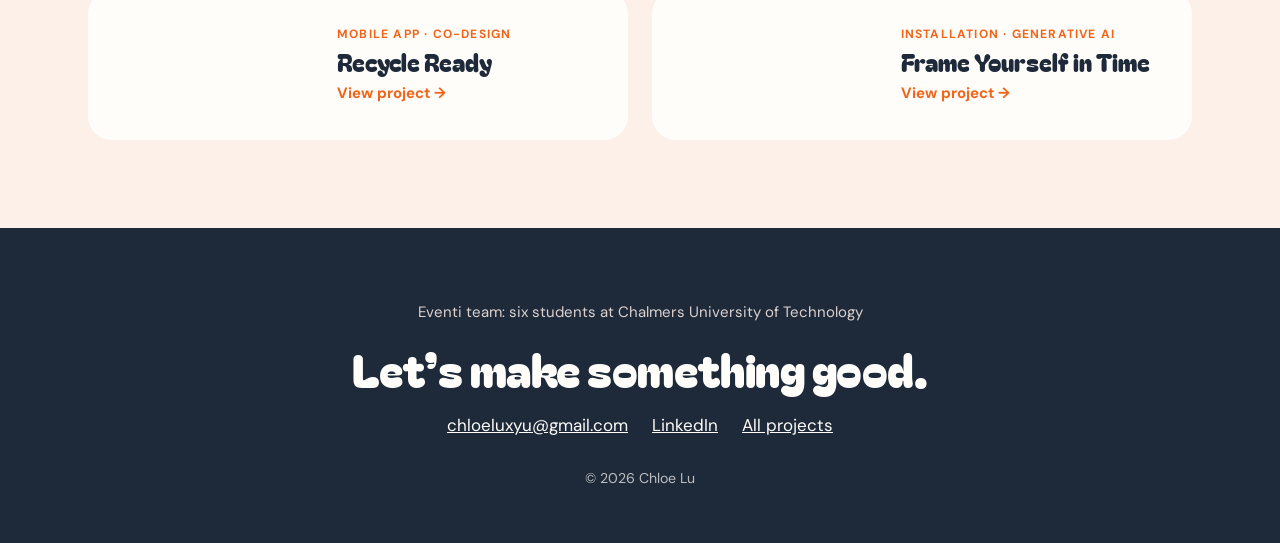
<file: projects/eventi.html>
<!doctype html>
<html lang="en">
<head>
  <meta charset="utf-8">
  <meta name="viewport" content="width=device-width, initial-scale=1">
  <title>Eventi · Chloe Lu</title>
  <meta name="description" content="Eventi is a community events web app built by a team of six. Case study of the design work: sign up, log in, browse, profile and calendar, from Figma to a running product.">
  <meta property="og:title" content="Eventi · Chloe Lu">
  <link rel="icon" href="/favicon.svg" type="image/svg+xml">
  <link rel="icon" href="/favicon.ico" sizes="48x48">
  <link rel="apple-touch-icon" href="/apple-touch-icon.png">
  <meta name="theme-color" content="#fbf6ef">
  <link rel="canonical" href="https://chloeluxyu.github.io/projects/eventi.html">
  <meta property="og:type" content="website">
  <meta property="og:site_name" content="Chloe Lu">
  <meta property="og:url" content="https://chloeluxyu.github.io/projects/eventi.html">
  <meta property="og:image" content="https://chloeluxyu.github.io/assets/eventi/browse.jpg">
  <meta name="twitter:card" content="summary_large_image">
  <meta name="twitter:image" content="https://chloeluxyu.github.io/assets/eventi/browse.jpg">
  <link rel="preconnect" href="https://fonts.googleapis.com">
  <link rel="preconnect" href="https://fonts.gstatic.com" crossorigin>
  <link href="https://fonts.googleapis.com/css2?family=Bagel+Fat+One&family=DM+Sans:wght@400;500;700&display=swap" rel="stylesheet">
  <link rel="stylesheet" href="../assets/css/site.css">
  <link rel="stylesheet" href="../assets/css/eventi.css">
  <link rel="stylesheet" href="../assets/css/cs-shared.css">
  <link rel="stylesheet" href="../assets/css/nav.css">
</head>
<body>
  <a class="skip" href="#main">Skip to content</a>
  <header class="wrap">
    <nav class="nav" aria-label="Main">
      <a class="brand" href="../index.html">Chloe Lu</a>
      <ul>
        <li><a href="../index.html">Home</a></li>
        <li><a href="../index.html#projects" aria-current="page">Projects</a></li>
        <li><a href="../about.html">About</a></li>
        <li><a href="https://www.linkedin.com/in/chloe-l-699b5a232/" target="_blank" rel="noopener">LinkedIn</a></li>
        <li><a class="resume" href="../assets/Chloe-Lu-Resume.pdf" target="_blank" rel="noopener">Resume</a></li>
      </ul>
    </nav>
  </header>
  <nav class="chapters" aria-label="Sections on this page"><div class="chapters-in"><a href="#overview">Overview</a><a href="#my-role">My role</a><a href="#research">Research</a><a href="#requirements">Requirements</a><a href="#screens">Screens</a><a href="#shipped">Shipped</a><a href="#components">Components</a><a href="#takeaways">Takeaways</a></div></nav>

  <main id="main">
    <!-- HERO -->
    <section id="overview" class="wrap hero" aria-labelledby="title">
      <div class="hero-text">
        <span class="tag" style="justify-self:start">Web app · Team project · Design to code</span>
        <h1 class="h1" id="title">Eventi</h1>
        <p class="lead">A community events app where people discover local gatherings, host their own and keep track of what’s coming up. Built by a team of six in Scrum sprints.</p>
        <dl class="meta">
          <div style="grid-column:1/-1"><dt>My role</dt><dd>UX/UI design of sign up, log in, browse, profile and calendar, plus code for calendar, event actions and navigation</dd></div>
          <div><dt>Team</dt><dd>6 students, Chalmers</dd></div>
          <div><dt>When</dt><dd>Jan – Mar 2026</dd></div>
          <div><dt>Design</dt><dd>Figma</dd></div>
          <div><dt>Stack</dt><dd>Next.js · MongoDB · TypeScript</dd></div>
        </dl>
      </div>
      <figure class="hero-shot">
        <div class="win"><img src="../assets/eventi/browse.jpg" width="1800" height="1780" alt="The running Eventi app on the Browse Events page, with search, filters and event cards"></div>
      </figure>
    </section>

    <!-- STATS -->
    <section class="stats" aria-label="At a glance" style="background:var(--paper-deep)">
      <div class="wrap grid cols-4">
        <div class="stat"><b>14</b><span>screens and states designed in Figma</span></div>
        <div class="stat"><b>6</b><span>people in the team, working in sprints</span></div>
        <div class="stat"><b>3</b><span>products studied for inspiration: Venga, Luma, a Dribbble app</span></div>
        <div class="stat"><b>1</b><span>design system shared with the developers</span></div>
      </div>
    </section>

    <!-- MY CONTRIBUTION -->
    <section id="my-role" class="section" aria-labelledby="mine-title">
      <div class="wrap stack">
        <div class="stack-sm"><p class="overline">My contribution</p><h2 class="h2" id="mine-title">Designed the account and calendar side, then helped build it</h2></div>
        <div class="mine">
          <div class="card" style="padding:32px 36px">
            <p class="overline">Design</p>
            <ul>
              <li>Sign up landing, sign up and log in</li>
              <li>Browse events and the event cards</li>
              <li>Profile, edit profile and delete-account confirmation</li>
              <li>Calendar view, on the profile and on the logged-in home page</li>
              <li>Components such as navigation, search bar, RSVP and heart</li>
            </ul>
          </div>
          <div class="card orange" style="padding:32px 36px">
            <p class="overline">Code (from the team repository)</p>
            <ul>
              <li>Calendar and event management, and liking events</li>
              <li>Signing up for events</li>
              <li>Editing and deleting events you host</li>
              <li>Navigation bar and the Eventi logo, in Figma and as an image</li>
            </ul>
          </div>
        </div>
        <p class="small">The other pages, the data layer and authentication were built by teammates.</p>
      </div>
    </section>

    <!-- INSPIRATION -->
    <section id="research" class="section band" aria-labelledby="insp-title">
      <div class="wrap stack">
        <div class="stack-sm"><p class="overline">Research</p><h2 class="h2" id="insp-title">Learning from what already works</h2><p class="lead">Before drawing anything, I collected screens from other event products and wrote down what each one did well.</p></div>
        <div class="insp">
          <div class="card on-band"><p class="src">Venga</p><p class="small">Simple event creation with dress code and extra info. One place for invites, RSVPs and photo sharing. Clubs for recurring events.</p></div>
          <div class="card on-band"><p class="src">Luma</p><p class="small">A minimal discover page with categories. A map for browsing events. A very good event-name typeface.</p></div>
          <div class="card on-band"><p class="src">A Dribbble app</p><p class="small">Add events to favourites, category tags, a quiet layout with warm colour balanced by black and white.</p></div>
          <div class="card on-band"><p class="src">Creation flows</p><p class="small">Start by choosing a category, then add detail. A clear choice of who can see the event.</p></div>
          <div class="card on-band"><p class="src">Profile pages</p><p class="small">A clear structure. See who is attending, and which events your friends joined. Interests and preferred places are worth having.</p></div>
          <div class="card on-band"><p class="src">What we took</p><p class="small">Minimal layout, categories first, warm accent colour, a serif for event names, favourites as a heart.</p></div>
        </div>
      </div>
    </section>

    <!-- REQUIREMENTS + DECISIONS -->
    <section id="requirements" class="section" aria-labelledby="req-title">
      <div class="wrap stack">
        <div class="stack-sm"><p class="overline">Define</p><h2 class="h2" id="req-title">What each page needs to do</h2><p class="lead">We wrote the content for every page before designing it, so developers and designers worked from the same list.</p></div>
        <div class="req">
          <div class="card"><h3 class="h3" style="font-size:20px">Browse</h3><p class="small">Search bar, filters for location, dates, category and creator. Each event shows image, host, date, approximate place, category, RSVP, how many are going and which friends.</p></div>
          <div class="card"><h3 class="h3" style="font-size:20px">Event details</h3><p class="small">Everything on the card plus description, min and max participants, who may join, public or private, and host contact. Hosts get an edit button.</p></div>
          <div class="card"><h3 class="h3" style="font-size:20px">Profile</h3><p class="small">Edit info, saved events, past events, upcoming events and the events I host. A calendar view of the same events.</p></div>
          <div class="card"><h3 class="h3" style="font-size:20px">Sign up and log in</h3><p class="small">Name, email, gender, age, location and password to sign up. Email and password to log in.</p></div>
        </div>
        <h3 class="h3">Flow decisions we made along the way</h3>
        <ul class="flow-rules">
          <li><b>Confirm after sign up and after creating an event.</b><span class="small">After creating an event, take the person straight to that event’s page.</span></li>
          <li><b>No signing up for an event without being logged in.</b><span class="small">A page reminds the user to log in first, so the action never half-completes.</span></li>
          <li><b>Account pages grouped under the profile.</b><span class="small">Edit info, delete account, saved events, hosted events and past events all live there.</span></li>
          <li><b>A trade-off we discussed:</b><span class="small">Requiring an account before browsing is easiest to build but less friendly. We weighed it against a landing page that offers sign up or log in.</span></li>
        </ul>
      </div>
    </section>

    <!-- DESIGN SCREENS -->
    <section id="screens" class="section band" aria-labelledby="des-title">
      <div class="wrap stack">
        <div class="stack-sm"><p class="overline">Design</p><h2 class="h2" id="des-title">The screens I designed</h2></div>
        <div class="gallery-e">
          <figure><div class="win"><img src="../assets/eventi/fig-signup-landing.jpg" alt="Landing page: find events that fit how you want to connect" loading="lazy"></div><figcaption class="win-cap"><b>Landing</b><span class="small">One message and two clear actions, with three reasons to join.</span></figcaption></figure>
          <figure><div class="win"><img src="../assets/eventi/fig-signup.jpg" alt="Sign up form titled Let's get you on the guest list" loading="lazy"></div><figcaption class="win-cap"><b>Sign up</b><span class="small">A short form with a friendly headline.</span></figcaption></figure>
          <figure><div class="win"><img src="../assets/eventi/fig-login.jpg" alt="Log in form titled Your calendar's about to glow up" loading="lazy"></div><figcaption class="win-cap"><b>Log in</b><span class="small">Two fields and a forgot-password link.</span></figcaption></figure>
          <figure><div class="win"><img src="../assets/eventi/fig-home.jpg" alt="Logged-in home with upcoming events, your events and recommendations" loading="lazy"></div><figcaption class="win-cap"><b>Home, list view</b><span class="small">Upcoming, your own events and recommendations.</span></figcaption></figure>
          <figure><div class="win"><img src="../assets/eventi/fig-home-cal.jpg" alt="Logged-in home with a monthly calendar and colour-coded filters" loading="lazy"></div><figcaption class="win-cap"><b>Home, calendar view</b><span class="small">Hosting, upcoming, saved and past, each with its own colour.</span></figcaption></figure>
          <figure><div class="win"><img src="../assets/eventi/fig-browse.jpg" alt="Browse events page with search and filters" loading="lazy"></div><figcaption class="win-cap"><b>Browse</b><span class="small">Search by what, where and when, with category and format filters.</span></figcaption></figure>
          <figure><div class="win"><img src="../assets/eventi/fig-details.jpg" alt="Event details page for a guest" loading="lazy"></div><figcaption class="win-cap"><b>Event details</b><span class="small">Date and place in a highlighted box, host contact at the bottom.</span></figcaption></figure>
          <figure><div class="win"><img src="../assets/eventi/fig-create.jpg" alt="Create event page" loading="lazy"></div><figcaption class="win-cap"><b>Create event</b><span class="small">Title first, then category, who is invited and contact details.</span></figcaption></figure>
          <figure><div class="win"><img src="../assets/eventi/fig-profile.jpg" alt="Profile page with a list of upcoming events" loading="lazy"></div><figcaption class="win-cap"><b>Profile</b><span class="small">Four tabs: upcoming, saved, hosted and past events.</span></figcaption></figure>
          <figure><div class="win"><img src="../assets/eventi/fig-edit.jpg" alt="Edit profile form" loading="lazy"></div><figcaption class="win-cap"><b>Edit profile</b><span class="small">Simple fields, with account deletion kept apart.</span></figcaption></figure>
          <figure><div class="win"><img src="../assets/eventi/fig-cal-events.jpg" alt="Profile calendar showing an event on the selected day" loading="lazy"></div><figcaption class="win-cap"><b>Calendar with events</b><span class="small">Pick a day to see what is on it.</span></figcaption></figure>
          <figure><div class="win"><img src="../assets/eventi/fig-cal-empty.jpg" alt="Profile calendar with no events on the selected day" loading="lazy"></div><figcaption class="win-cap"><b>Calendar, empty day</b><span class="small">An explicit “no events scheduled” state.</span></figcaption></figure>
        </div>
      </div>
    </section>

    <!-- DESIGN VS BUILT -->
    <section id="shipped" class="section" aria-labelledby="built-title">
      <div class="wrap stack">
        <div class="stack-sm"><p class="overline">From design to product</p><h2 class="h2" id="built-title">What shipped</h2><p class="lead">The running app follows the designs closely. The built version added real event artwork, colour-coded calendar chips and a dark mode.</p></div>
        <div class="compare">
          <figure><span class="tag-d">Design</span><div class="win"><img src="../assets/eventi/fig-home-cal.jpg" alt="Designed calendar home" loading="lazy"></div></figure>
          <figure><span class="tag-b">Built</span><div class="win"><img src="../assets/eventi/home-calendar.jpg" alt="The built calendar home with Hosting, Upcoming, Saved and Past filters" loading="lazy"></div></figure>
        </div>
        <div class="compare">
          <figure><span class="tag-d">Design</span><div class="win"><img src="../assets/eventi/fig-browse.jpg" alt="Designed browse page" loading="lazy"></div></figure>
          <figure><span class="tag-b">Built</span><div class="win"><img src="../assets/eventi/browse.jpg" alt="Built browse page with event artwork" loading="lazy"></div></figure>
        </div>
        <div class="compare">
          <figure><span class="tag-d">Design</span><div class="win"><img src="../assets/eventi/fig-details.jpg" alt="Designed event details page" loading="lazy"></div></figure>
          <figure><span class="tag-b">Built</span><div class="win"><img src="../assets/eventi/event-details.jpg" alt="Built event details as a modal with additional information" loading="lazy"></div></figure>
        </div>
        <div class="grid cols-2">
          <div class="card"><h3 class="h3" style="font-size:20px">Edit your own events</h3><p class="small">Hosts see an edit pencil on their cards, which opens an edit form.</p><div class="win" style="margin-top:12px"><img src="../assets/eventi/edit-event.jpg" alt="Edit event modal" loading="lazy"></div></div>
          <div class="card"><h3 class="h3" style="font-size:20px">Account</h3><p class="small">Name, username, bio and privacy toggles for each field.</p><div class="win" style="margin-top:12px"><img src="../assets/eventi/account.jpg" alt="My account page" loading="lazy"></div></div>
        </div>
      </div>
    </section>

    <!-- SYSTEM -->
    <section id="components" class="section band" aria-labelledby="sys-title">
      <div class="wrap stack">
        <div class="stack-sm"><p class="overline">Design system</p><h2 class="h2" id="sys-title">A small set of components</h2><p class="lead">Navigation, search bar, RSVP, heart, event-type tags and event cards were built once in Figma, so every page used the same pieces.</p></div>
        <div class="win"><img src="../assets/eventi/fig-components.jpg" alt="The Eventi component library in Figma" loading="lazy"></div>
        <div class="sw-row">
          <div class="sw" style="--c:#f26419"><i></i>Orange</div>
          <div class="sw" style="--c:#fffdfa"><i></i>Cream</div>
          <div class="sw" style="--c:#7cb1d6"><i></i>Blue</div>
          <div class="sw" style="--c:#1e2a3a"><i></i>Ink</div>
        </div>
        <p class="small">Type: Playfair Display for titles and event names, Montserrat for everything else.</p>
      </div>
    </section>

    <!-- REFLECTION -->
    <section id="takeaways" class="section" aria-labelledby="refl-title">
      <div class="wrap stack">
        <div class="stack-sm"><p class="overline">Reflection</p><h2 class="h2" id="refl-title">What I took away, and what’s next</h2></div>
        <div class="grid cols-3">
          <div class="card"><h3 class="h3" style="font-size:20px">Write the page first</h3><p class="small">Listing what each page must contain made hand-off to developers much easier.</p></div>
          <div class="card"><h3 class="h3" style="font-size:20px">Designing flows, not just screens</h3><p class="small">Rules such as “no RSVP without logging in” prevented dead ends before they were built.</p></div>
          <div class="card"><h3 class="h3" style="font-size:20px">Design in code is different</h3><p class="small">Building the calendar myself showed how many small states a single screen hides.</p></div>
        </div>
        <div class="card orange" style="padding:32px 40px">
          <p class="overline">Known gaps</p>
          <ul class="list-dots" style="margin-top:12px">
            <li>The mobile layout needs work: filter chips overlap, search fields clip at the edge and calendar cells are very narrow.</li>
            <li>We did not test with users, so none of the design choices are validated yet.</li>
            <li>Designed but not built: the map, sharing by link and showing friends attending.</li>
          </ul>
        </div>
      </div>
    </section>
  </main>

  <section class="more-projects" aria-labelledby="more-title">
    <div class="wrap">
      <p class="overline">More work</p>
      <h2 class="h2" id="more-title">Keep exploring</h2>
      <div class="mp-grid"><a class="mp" href="recycle-ready.html"><img src="../assets/img/card-recycle-ready.jpg" alt="" loading="lazy"><div><small>Mobile app · co-design</small><b>Recycle Ready</b><span>View project →</span></div></a><a class="mp" href="frame-yourself-in-time.html"><img src="../assets/img/card-frame-yourself-in-time.jpg" alt="" loading="lazy"><div><small>Installation · generative AI</small><b>Frame Yourself in Time</b><span>View project →</span></div></a></div>
    </div>
  </section>

  <footer class="site">
    <p class="credit">Eventi team: six students at Chalmers University of Technology</p>
    <p class="h2">Let’s make something good.</p>
    <div class="links"><a href="mailto:chloeluxyu@gmail.com">chloeluxyu@gmail.com</a><a href="https://www.linkedin.com/in/chloe-l-699b5a232/" target="_blank" rel="noopener">LinkedIn</a><a href="../index.html#projects">All projects</a></div>
    <small>© 2026 Chloe Lu</small>
  </footer>
  <script src="../assets/js/nav.js" defer></script>
  <script src="../assets/js/chapters.js" defer></script>
</body>
</html>
</file>
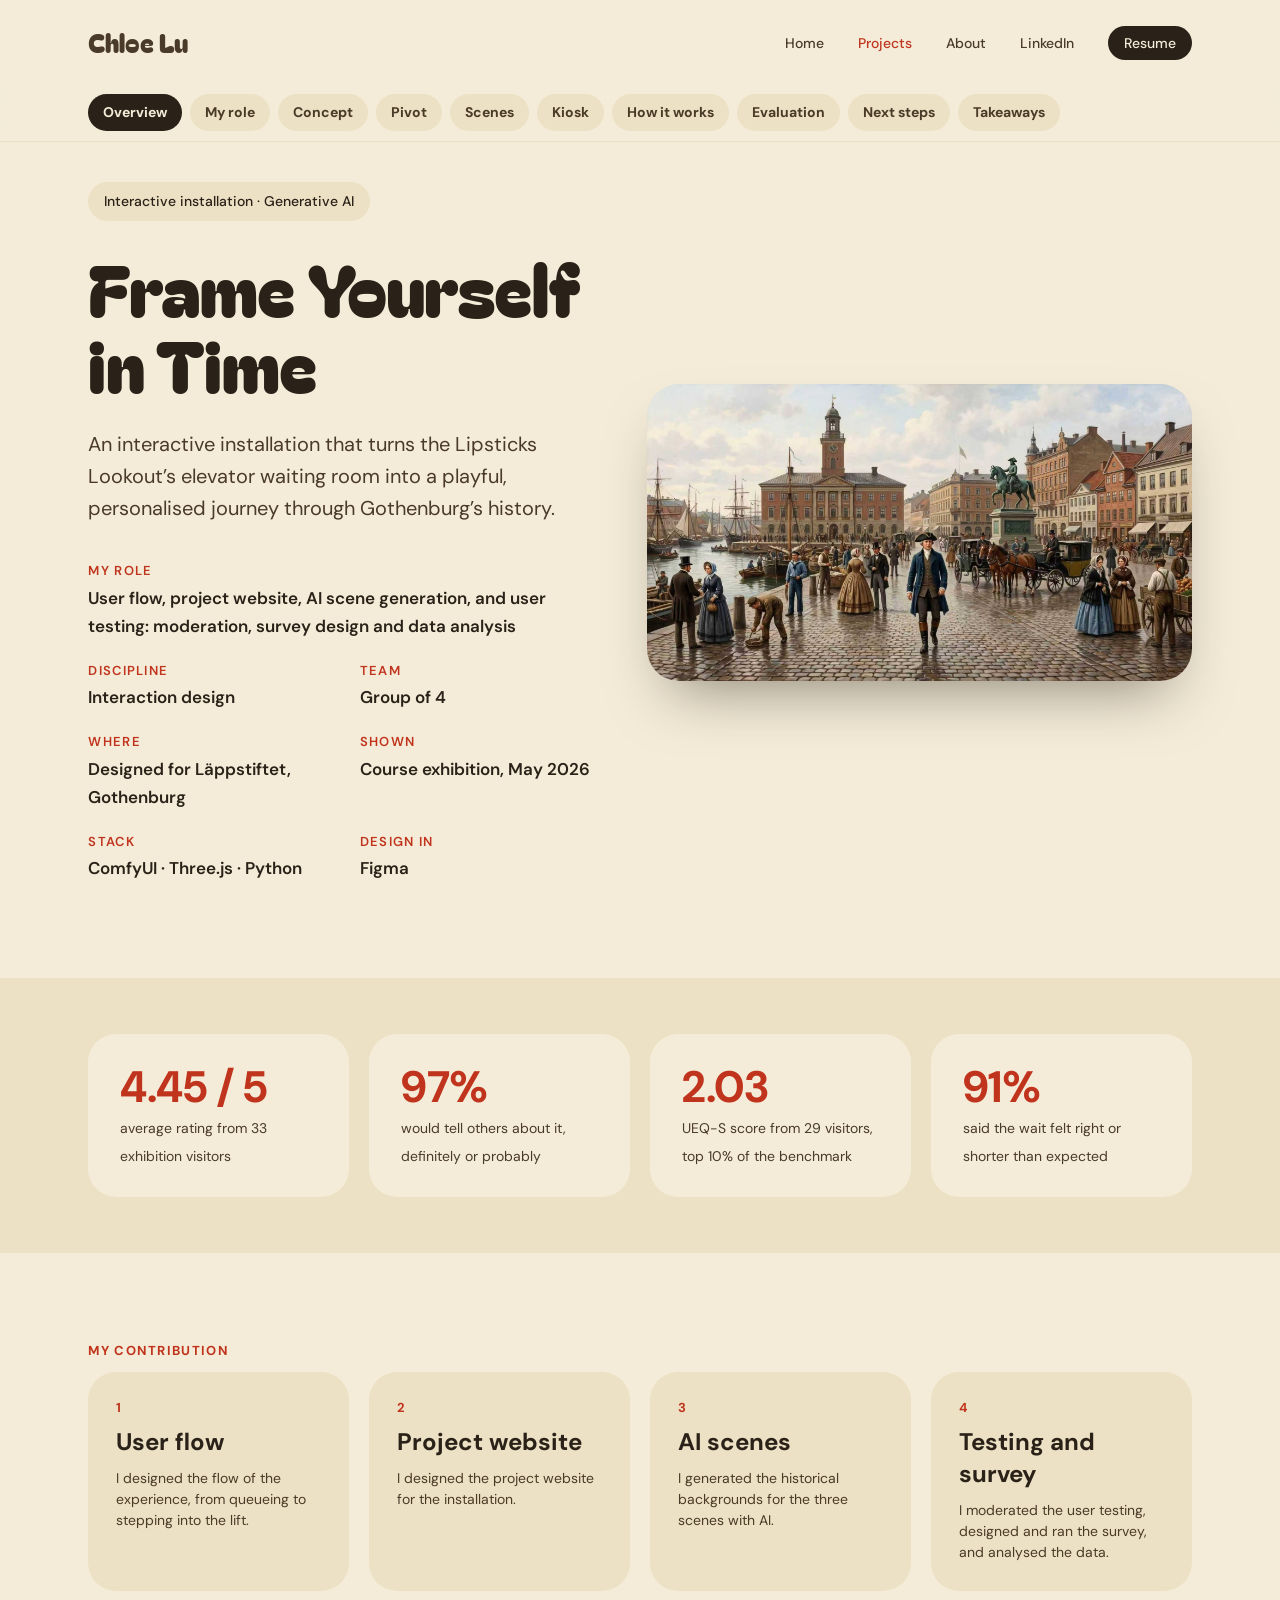
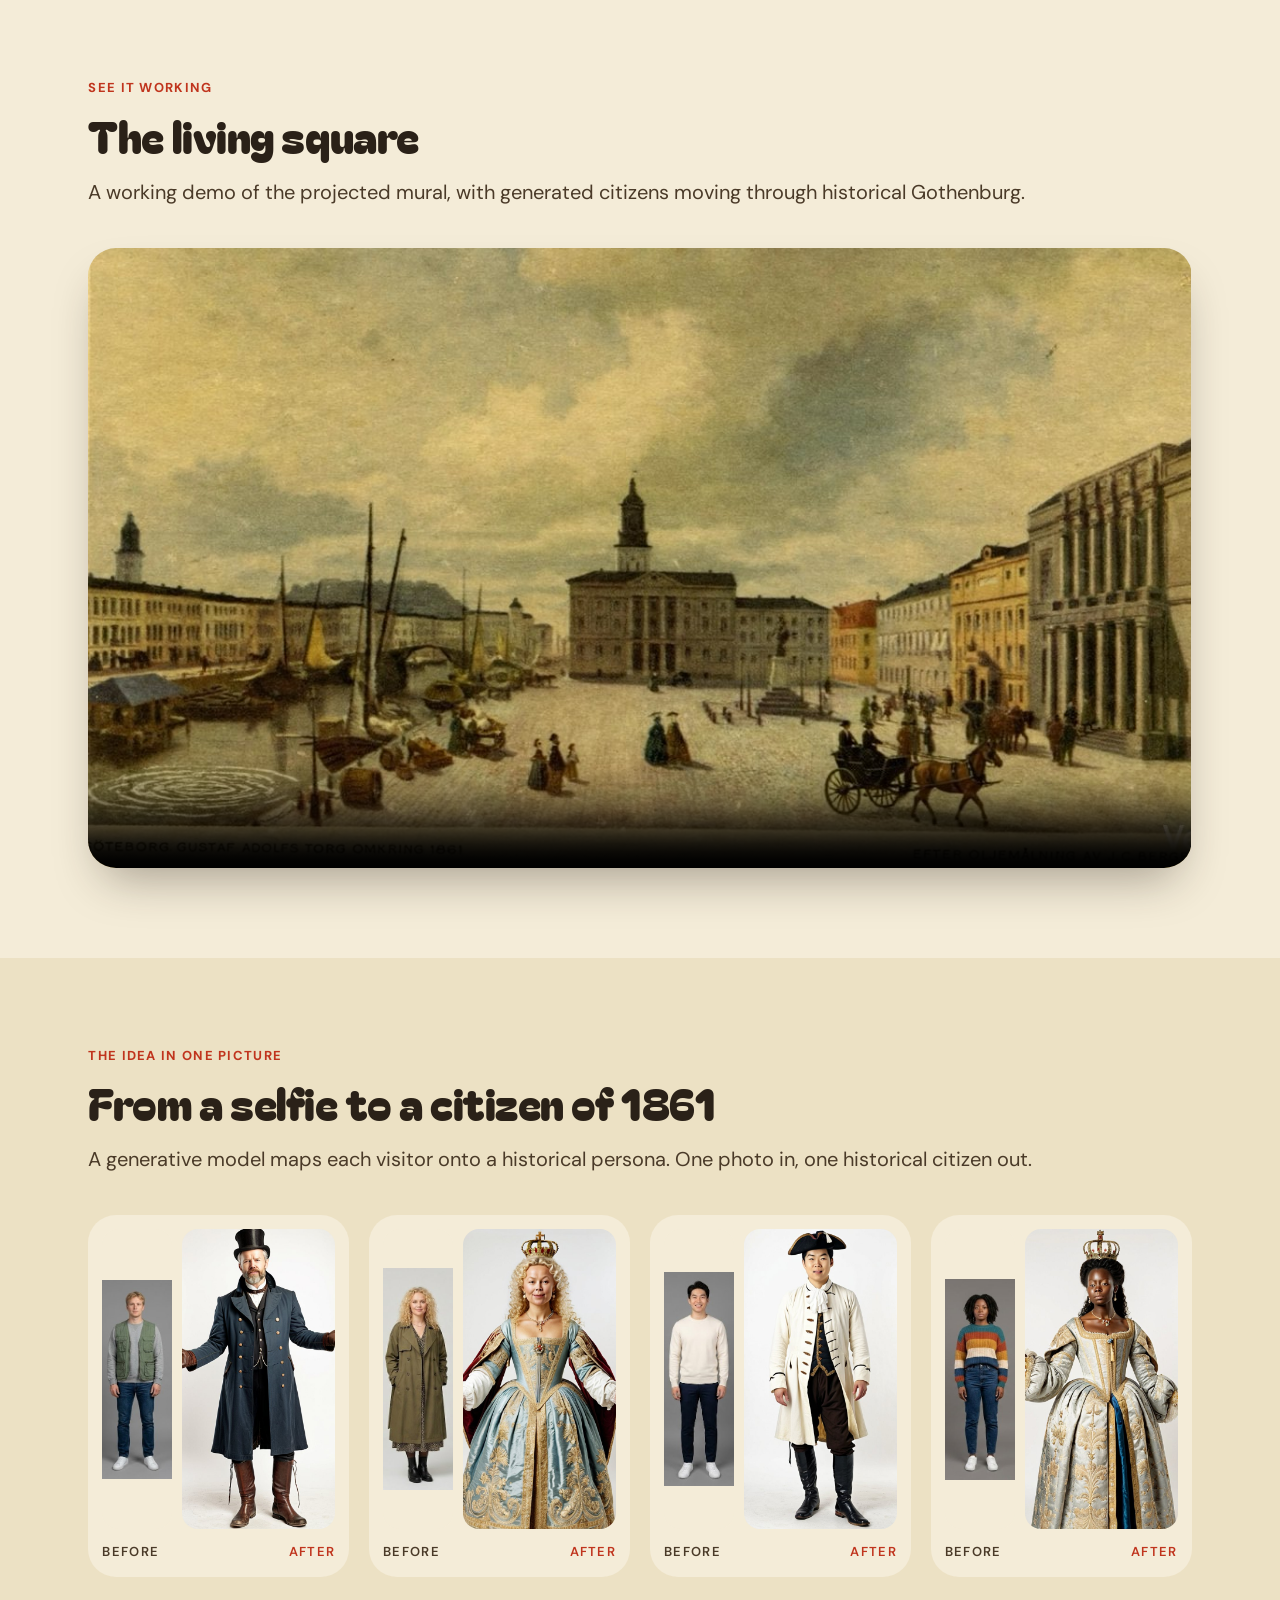
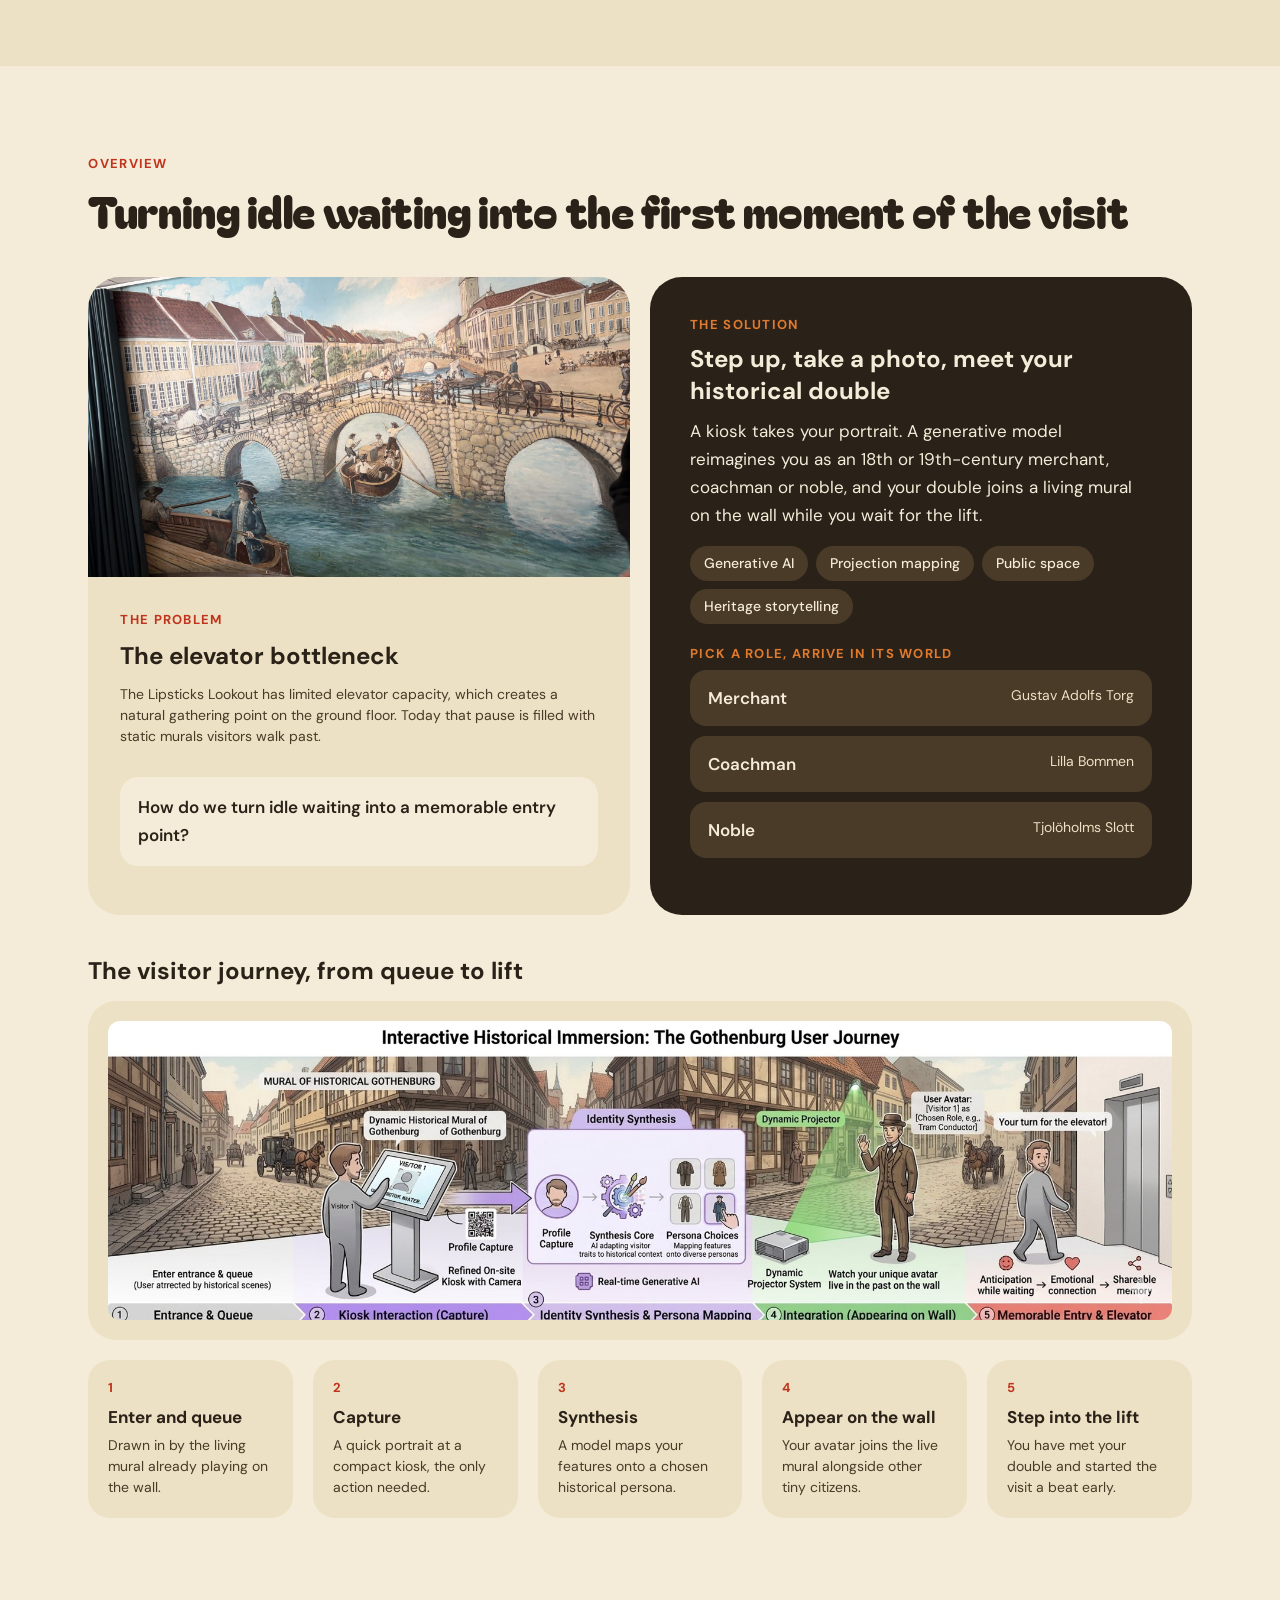
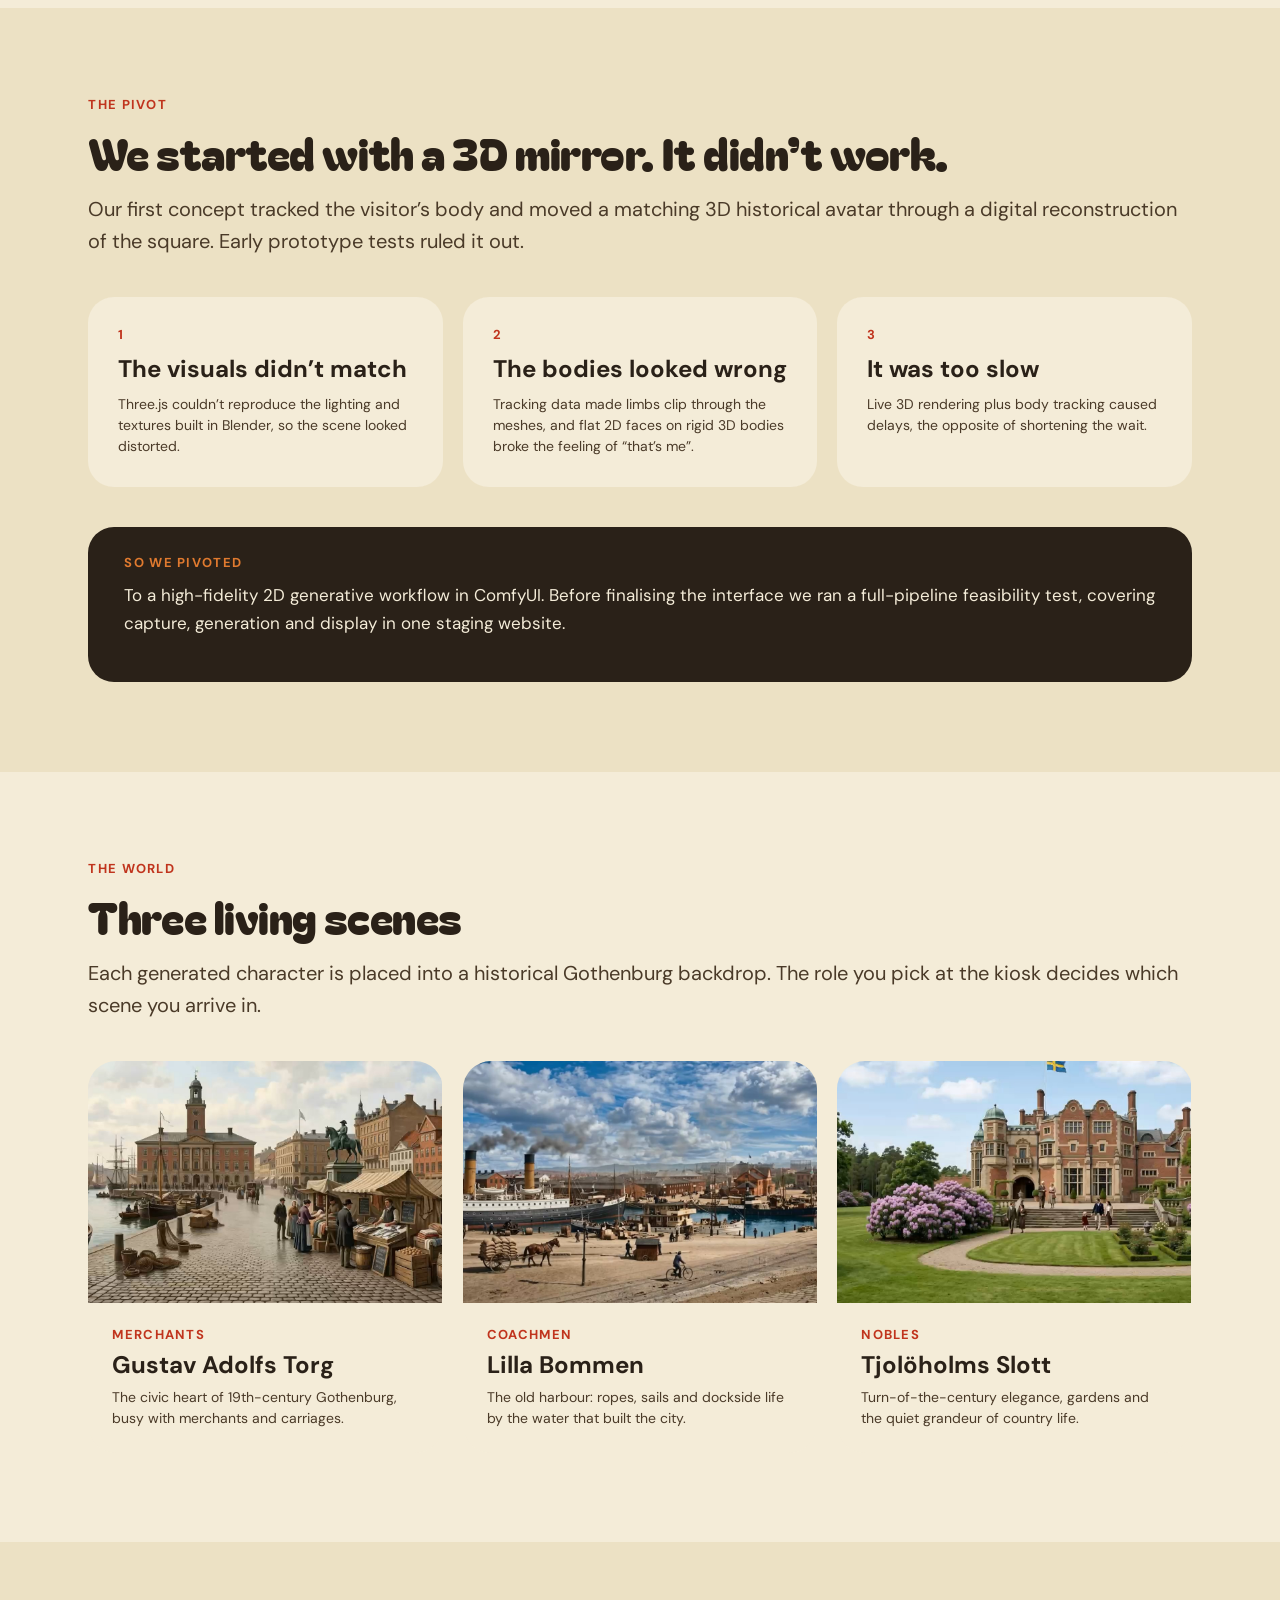
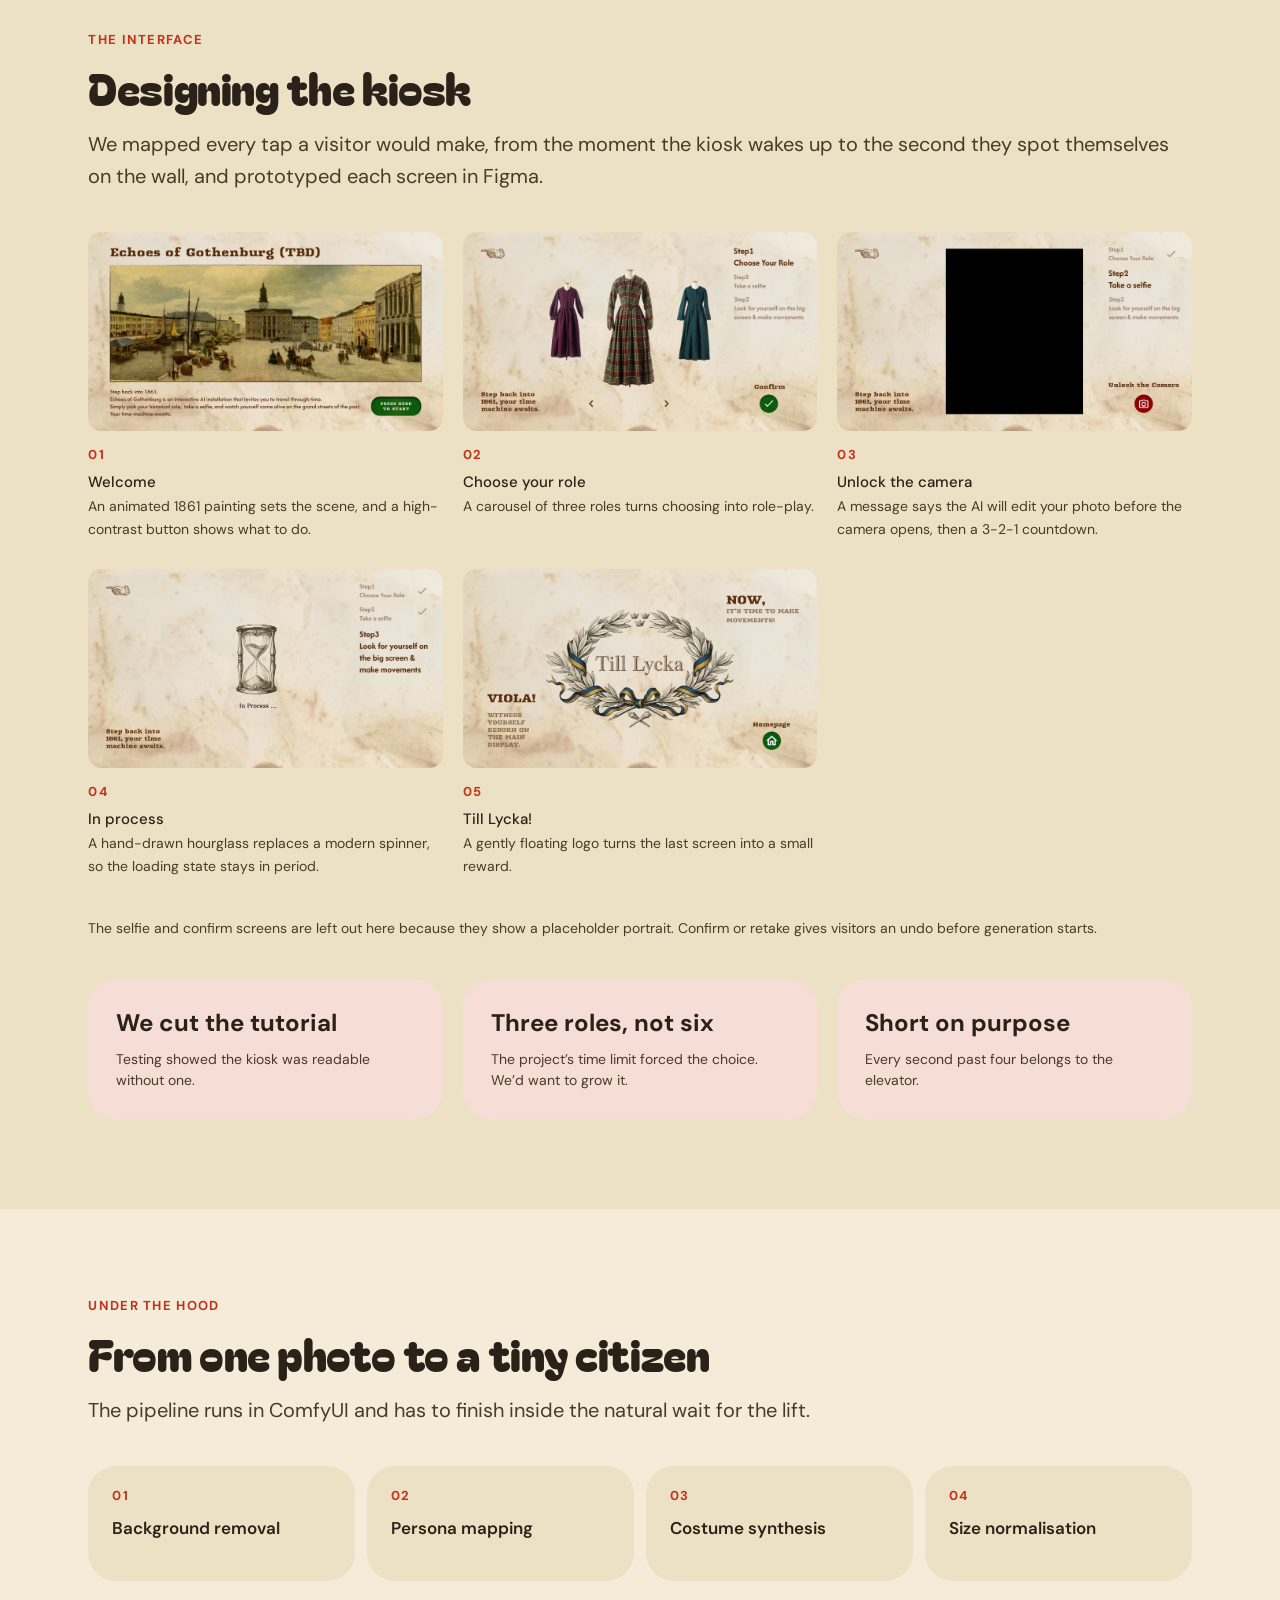
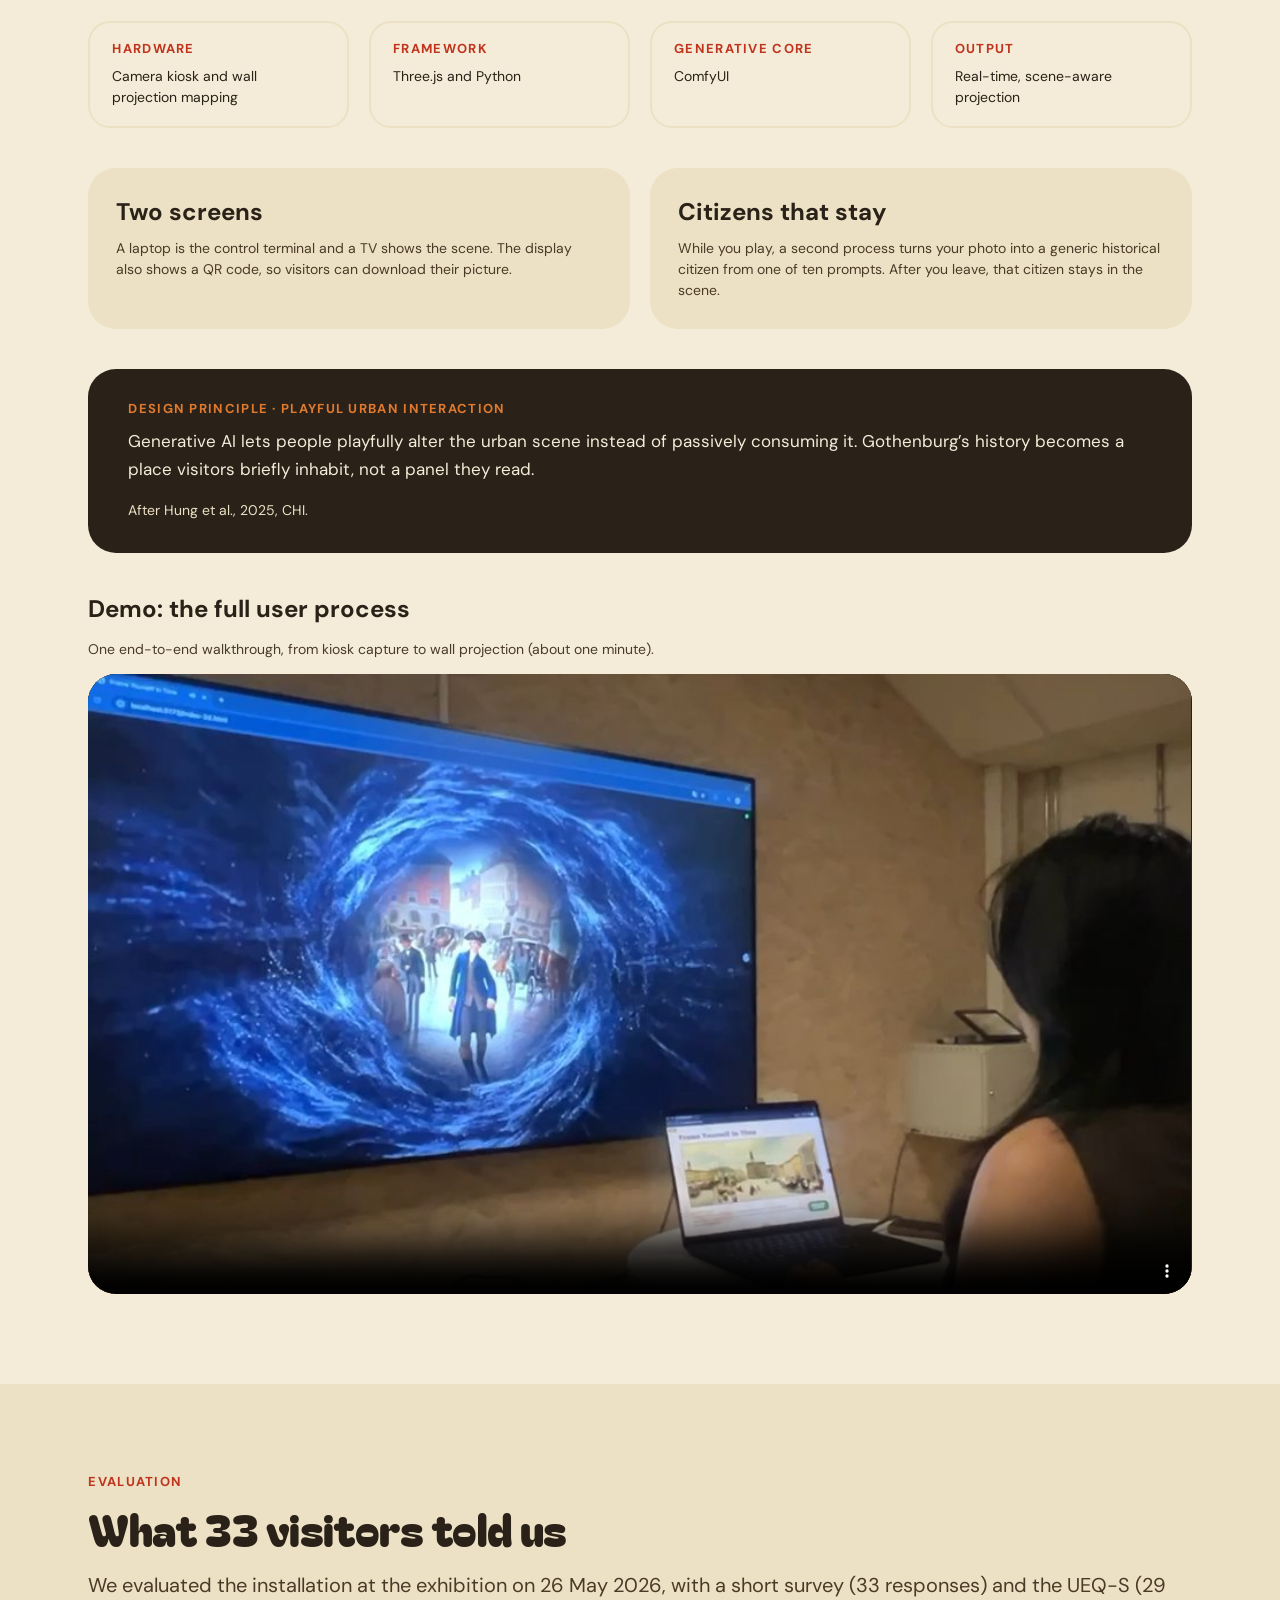
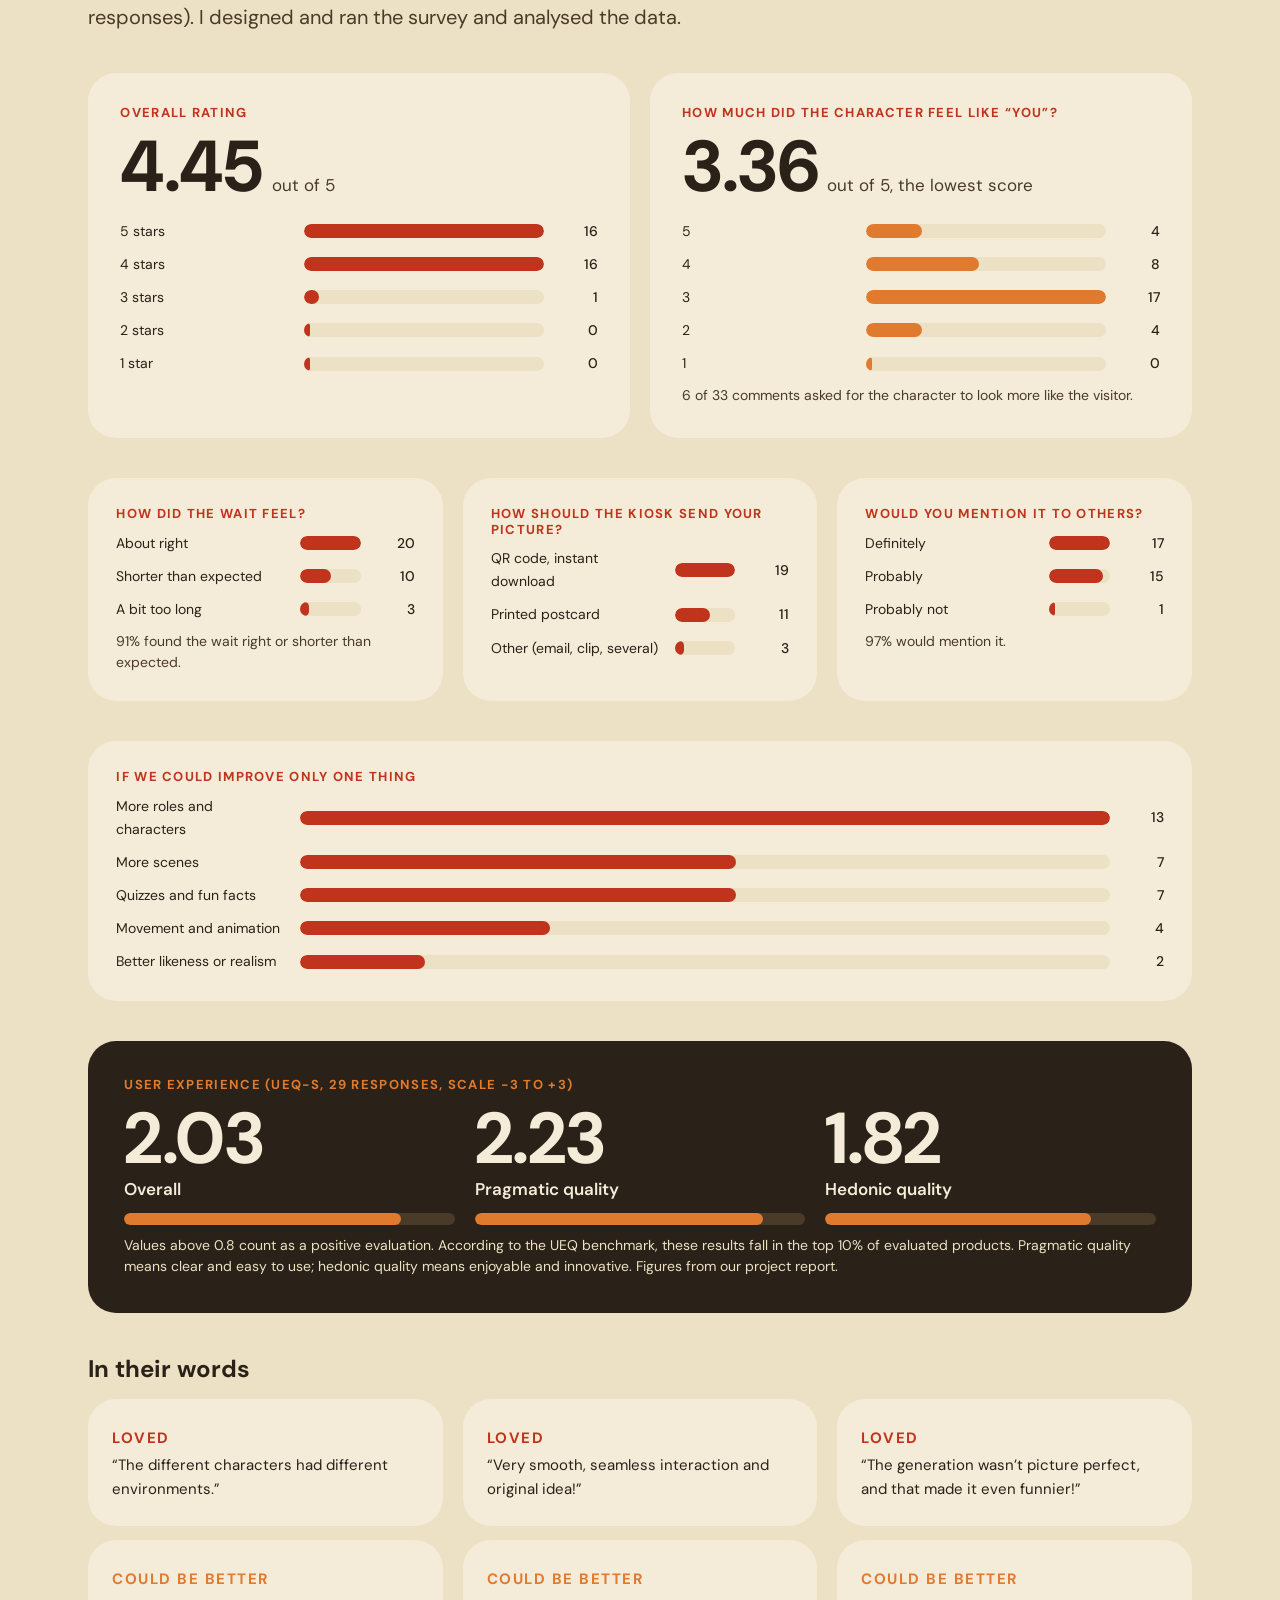
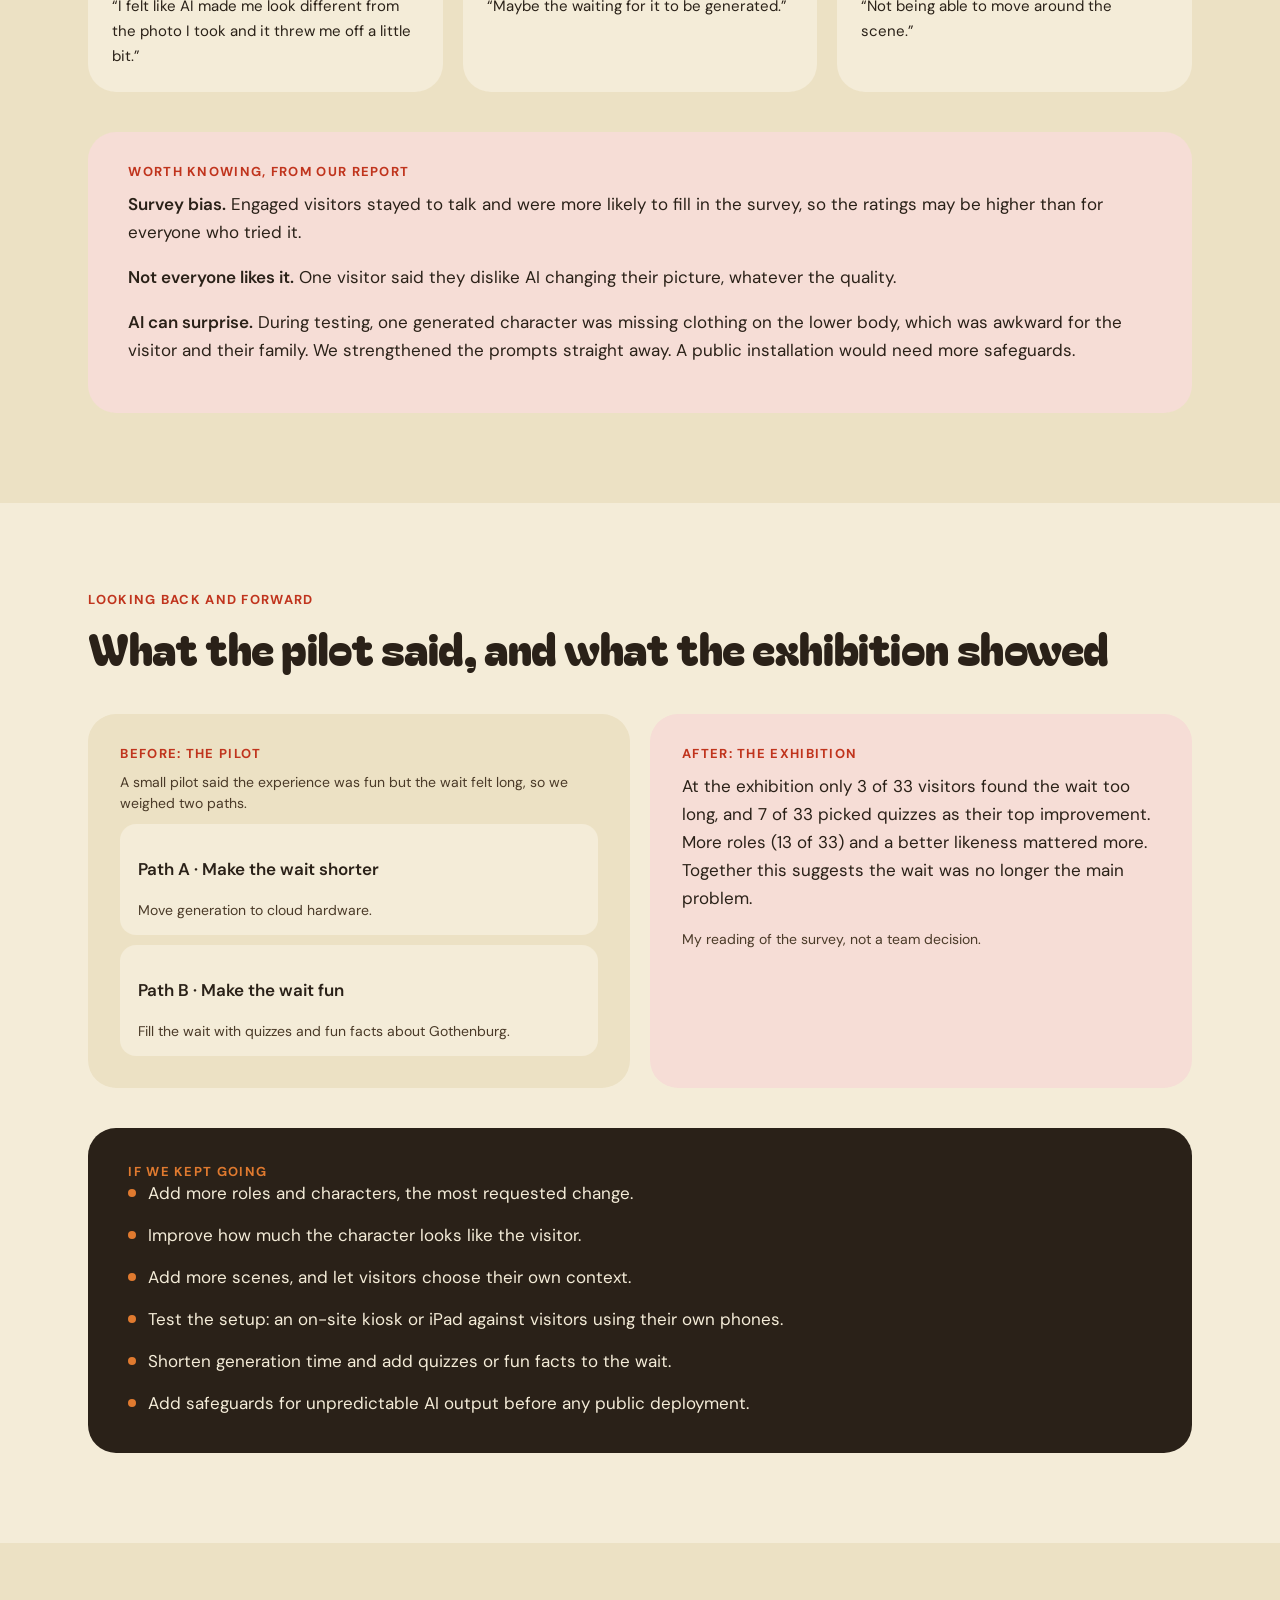
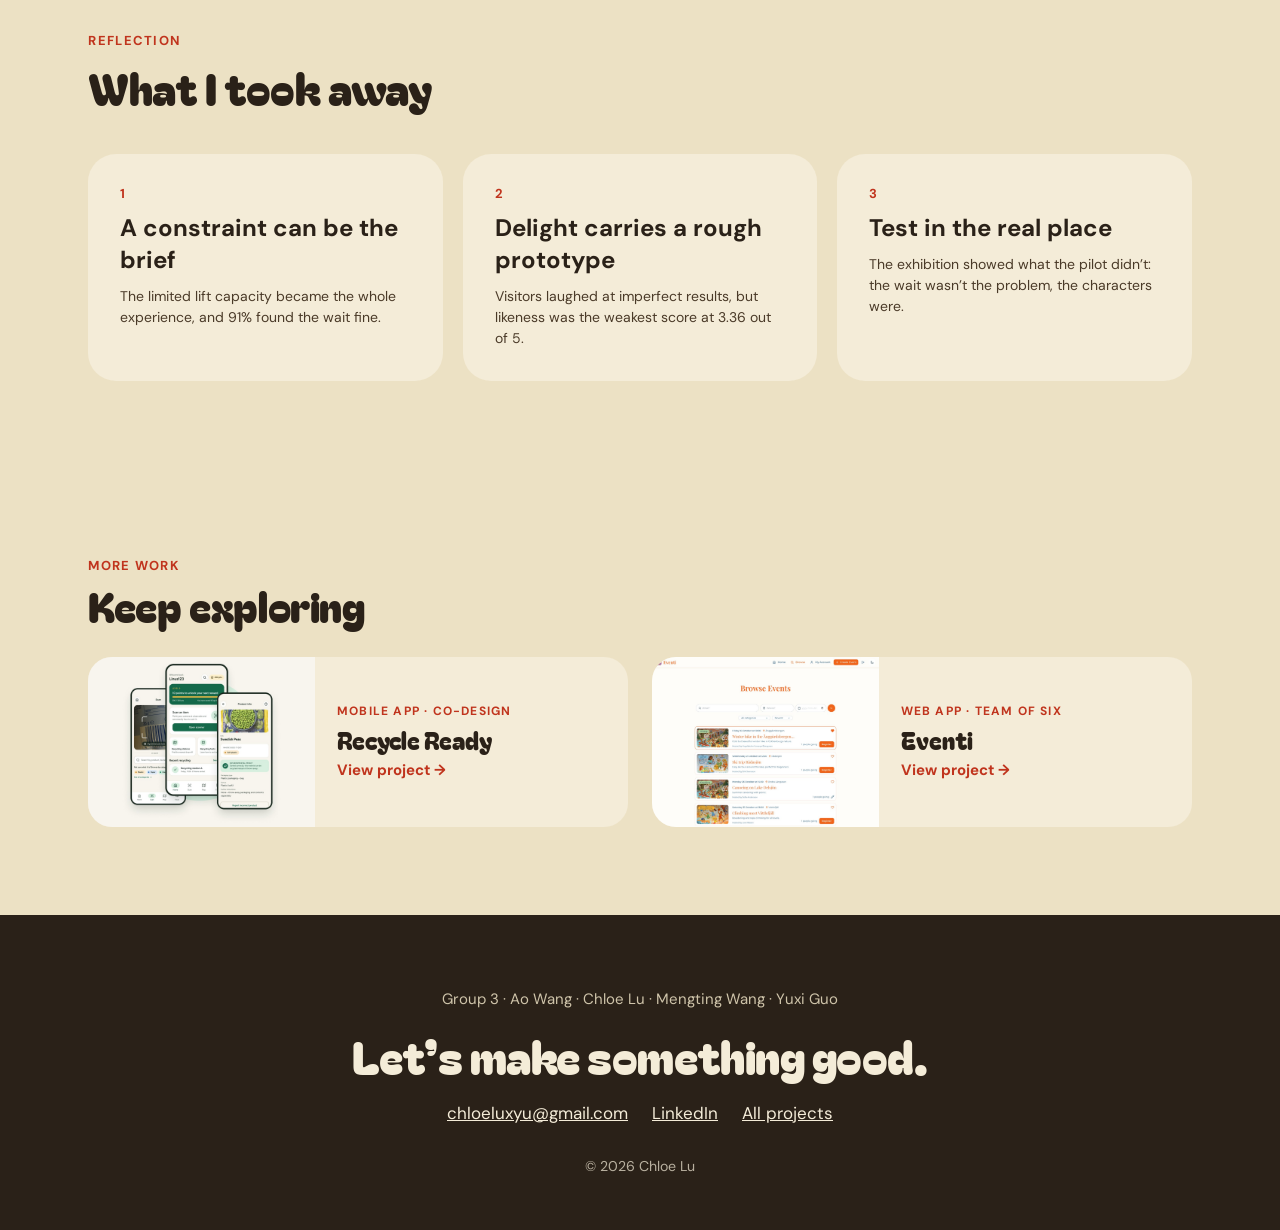
<file: projects/frame-yourself-in-time.html>
<!doctype html>
<html lang="en">
<head>
  <meta charset="utf-8">
  <meta name="viewport" content="width=device-width, initial-scale=1">
  <title>Frame Yourself in Time · Chloe Lu</title>
  <meta name="description" content="An interactive generative-AI installation that turns an elevator waiting room in Gothenburg into a playful journey through the city's history. Interaction design case study.">
  <meta property="og:title" content="Frame Yourself in Time · Chloe Lu">
  <meta property="og:description" content="Interaction design case study: a generative-AI installation for Gothenburg's Läppstiftet, evaluated with 33 exhibition visitors.">
  <link rel="icon" href="/favicon.svg" type="image/svg+xml">
  <link rel="icon" href="/favicon.ico" sizes="48x48">
  <link rel="apple-touch-icon" href="/apple-touch-icon.png">
  <meta name="theme-color" content="#fbf6ef">
  <link rel="canonical" href="https://chloeluxyu.github.io/projects/frame-yourself-in-time.html">
  <meta property="og:type" content="website">
  <meta property="og:site_name" content="Chloe Lu">
  <meta property="og:url" content="https://chloeluxyu.github.io/projects/frame-yourself-in-time.html">
  <meta property="og:image" content="https://chloeluxyu.github.io/assets/fyit/cover-gustav-adolfs-torg.jpg">
  <meta name="twitter:card" content="summary_large_image">
  <meta name="twitter:image" content="https://chloeluxyu.github.io/assets/fyit/cover-gustav-adolfs-torg.jpg">
  <link rel="preconnect" href="https://fonts.googleapis.com">
  <link rel="preconnect" href="https://fonts.gstatic.com" crossorigin>
  <link href="https://fonts.googleapis.com/css2?family=Bagel+Fat+One&family=DM+Sans:wght@400;500;700&display=swap" rel="stylesheet">
  <link rel="stylesheet" href="../assets/css/site.css">
  <link rel="stylesheet" href="../assets/css/cs-shared.css">
  <link rel="stylesheet" href="../assets/css/nav.css">
</head>
<body>
  <a class="skip" href="#main">Skip to content</a>

  <header class="wrap">
    <nav class="nav" aria-label="Main">
      <a class="brand" href="../index.html">Chloe Lu</a>
      <ul>
        <li><a href="../index.html">Home</a></li>
        <li><a href="../index.html#projects" aria-current="page">Projects</a></li>
        <li><a href="../about.html">About</a></li>
        <li><a href="https://www.linkedin.com/in/chloe-l-699b5a232/" target="_blank" rel="noopener">LinkedIn</a></li>
        <li><a class="resume" href="../assets/Chloe-Lu-Resume.pdf" target="_blank" rel="noopener">Resume</a></li>
      </ul>
    </nav>
  </header>
  <nav class="chapters" aria-label="Sections on this page"><div class="chapters-in"><a href="#overview">Overview</a><a href="#my-role">My role</a><a href="#concept">Concept</a><a href="#pivot">Pivot</a><a href="#scenes">Scenes</a><a href="#kiosk">Kiosk</a><a href="#how-it-works">How it works</a><a href="#evaluation">Evaluation</a><a href="#next-steps">Next steps</a><a href="#takeaways">Takeaways</a></div></nav>

  <main id="main">

    <!-- HERO -->
    <section id="overview" class="wrap hero" aria-labelledby="title">
      <div class="hero-text">
        <span class="tag" style="justify-self:start">Interactive installation · Generative AI</span>
        <h1 class="h1" id="title">Frame Yourself in Time</h1>
        <p class="lead">An interactive installation that turns the Lipsticks Lookout’s elevator waiting room into a playful, personalised journey through Gothenburg’s history.</p>
        <dl class="meta">
          <div style="grid-column:1/-1"><dt>My role</dt><dd>User flow, project website, AI scene generation, and user testing: moderation, survey design and data analysis</dd></div>
          <div><dt>Discipline</dt><dd>Interaction design</dd></div>
          <div><dt>Team</dt><dd>Group of 4</dd></div>
          <div><dt>Where</dt><dd>Designed for Läppstiftet, Gothenburg</dd></div>
          <div><dt>Shown</dt><dd>Course exhibition, May 2026</dd></div>
          <div><dt>Stack</dt><dd>ComfyUI · Three.js · Python</dd></div>
          <div><dt>Design in</dt><dd>Figma</dd></div>
        </dl>
      </div>
      <figure class="hero-cover">
        <img src="../assets/fyit/cover-gustav-adolfs-torg.jpg" width="2000" height="1091" alt="Generated painting of Gustav Adolfs Torg in 1861, with a visitor's historical character in a tricorn hat walking through the busy square">
      </figure>
    </section>

    <!-- STATS -->
    <section class="stats" aria-label="Results at a glance">
      <div class="wrap grid cols-4">
        <div class="stat"><b>4.45 / 5</b><span>average rating from 33 exhibition visitors</span></div>
        <div class="stat"><b>97%</b><span>would tell others about it, definitely or probably</span></div>
        <div class="stat"><b>2.03</b><span>UEQ-S score from 29 visitors, top 10% of the benchmark</span></div>
        <div class="stat"><b>91%</b><span>said the wait felt right or shorter than expected</span></div>
      </div>
    </section>

    <!-- MY CONTRIBUTION -->
    <section id="my-role" class="section" aria-labelledby="mine-title" style="padding-bottom:0">
      <div class="wrap stack-sm">
        <p class="overline" id="mine-title">My contribution</p>
        <div class="grid cols-4">
          <div class="card"><p class="overline">1</p><h3 class="h3">User flow</h3><p class="small">I designed the flow of the experience, from queueing to stepping into the lift.</p></div>
          <div class="card"><p class="overline">2</p><h3 class="h3">Project website</h3><p class="small">I designed the project website for the installation.</p></div>
          <div class="card"><p class="overline">3</p><h3 class="h3">AI scenes</h3><p class="small">I generated the historical backgrounds for the three scenes with AI.</p></div>
          <div class="card"><p class="overline">4</p><h3 class="h3">Testing and survey</h3><p class="small">I moderated the user testing, designed and ran the survey, and analysed the data.</p></div>
        </div>
      </div>
    </section>

    <!-- LIVING SQUARE VIDEO -->
    <section class="section" aria-labelledby="living-title">
      <div class="wrap stack">
        <div class="stack-sm">
          <p class="overline">See it working</p>
          <h2 class="h2" id="living-title">The living square</h2>
          <p class="lead">A working demo of the projected mural, with generated citizens moving through historical Gothenburg.</p>
        </div>
        <figure class="figure">
          <video class="video shadow" controls muted loop playsinline preload="metadata"
                 poster="../assets/fyit/poster-living-square.jpg"
                 aria-label="Demo of the living square installation with generated citizens moving through historical Gothenburg.">
            <source src="../assets/fyit/living-square.mp4" type="video/mp4">
          </video>
        </figure>
      </div>
    </section>

    <!-- PORTRAITS -->
    <section class="section band" aria-labelledby="portraits-title">
      <div class="wrap stack">
        <div class="stack-sm">
          <p class="overline">The idea in one picture</p>
          <h2 class="h2" id="portraits-title">From a selfie to a citizen of 1861</h2>
          <p class="lead">A generative model maps each visitor onto a historical persona. One photo in, one historical citizen out.</p>
        </div>
        <div class="grid cols-4 swipe-m">
          <div class="pair" style="background:var(--paper)"><div class="imgs"><img class="before" src="../assets/fyit/scand-man-before.jpg" alt="Visitor photo, before"><img class="after" src="../assets/fyit/scand-man-after.jpg" alt="Generated historical character, after"></div><div class="labels"><span>Before</span><span>After</span></div></div>
          <div class="pair" style="background:var(--paper)"><div class="imgs"><img class="before" src="../assets/fyit/scand-woman-before.jpg" alt="Visitor photo, before"><img class="after" src="../assets/fyit/scand-woman-after.jpg" alt="Generated historical character, after"></div><div class="labels"><span>Before</span><span>After</span></div></div>
          <div class="pair" style="background:var(--paper)"><div class="imgs"><img class="before" src="../assets/fyit/asian-man-before.jpg" alt="Visitor photo, before"><img class="after" src="../assets/fyit/asian-man-after.jpg" alt="Generated historical character, after"></div><div class="labels"><span>Before</span><span>After</span></div></div>
          <div class="pair" style="background:var(--paper)"><div class="imgs"><img class="before" src="../assets/fyit/african-woman-before.jpg" alt="Visitor photo, before"><img class="after" src="../assets/fyit/african-woman-after.jpg" alt="Generated historical character, after"></div><div class="labels"><span>Before</span><span>After</span></div></div>
        </div>
      </div>
    </section>

    <!-- OVERVIEW -->
    <section id="concept" class="section" aria-labelledby="overview-title">
      <div class="wrap stack">
        <div class="stack-sm">
          <p class="overline">Overview</p>
          <h2 class="h2" id="overview-title">Turning idle waiting into the first moment of the visit</h2>
        </div>
        <div class="grid cols-2" style="align-items:stretch">
          <article class="problem">
            <img src="../assets/fyit/waiting-area.jpg" alt="The curved mural in the Lipsticks waiting area today">
            <div class="body">
              <p class="overline">The problem</p>
              <h3 class="h3">The elevator bottleneck</h3>
              <p class="small">The Lipsticks Lookout has limited elevator capacity, which creates a natural gathering point on the ground floor. Today that pause is filled with static murals visitors walk past.</p>
              <p class="question">How do we turn idle waiting into a memorable entry point?</p>
            </div>
          </article>
          <article class="card ink" style="border-radius:var(--radius-xl);padding:40px">
            <p class="overline" style="color:var(--orange)">The solution</p>
            <h3 class="h3">Step up, take a photo, meet your historical double</h3>
            <p>A kiosk takes your portrait. A generative model reimagines you as an 18th or 19th-century merchant, coachman or noble, and your double joins a living mural on the wall while you wait for the lift.</p>
            <div class="chips"><span class="chip">Generative AI</span><span class="chip">Projection mapping</span><span class="chip">Public space</span><span class="chip">Heritage storytelling</span></div>
            <p class="overline" style="color:var(--orange);margin-top:22px">Pick a role, arrive in its world</p>
            <ul class="roles">
              <li><span class="strong">Merchant</span><span>Gustav Adolfs Torg</span></li>
              <li><span class="strong">Coachman</span><span>Lilla Bommen</span></li>
              <li><span class="strong">Noble</span><span>Tjolöholms Slott</span></li>
            </ul>
          </article>
        </div>

        <div class="stack-sm">
          <h3 class="h3">The visitor journey, from queue to lift</h3>
          <div class="journey"><img src="../assets/fyit/user-journey.jpg" alt="Illustrated user journey from entering the waiting area to stepping into the elevator" loading="lazy"></div>
          <div class="grid cols-5 swipe-m" style="margin-top:6px">
            <div class="step"><p class="overline">1</p><b>Enter and queue</b><p class="small">Drawn in by the living mural already playing on the wall.</p></div>
            <div class="step"><p class="overline">2</p><b>Capture</b><p class="small">A quick portrait at a compact kiosk, the only action needed.</p></div>
            <div class="step"><p class="overline">3</p><b>Synthesis</b><p class="small">A model maps your features onto a chosen historical persona.</p></div>
            <div class="step"><p class="overline">4</p><b>Appear on the wall</b><p class="small">Your avatar joins the live mural alongside other tiny citizens.</p></div>
            <div class="step"><p class="overline">5</p><b>Step into the lift</b><p class="small">You have met your double and started the visit a beat early.</p></div>
          </div>
        </div>
      </div>
    </section>

    <!-- PIVOT -->
    <section id="pivot" class="section band" aria-labelledby="pivot-title">
      <div class="wrap stack">
        <div class="stack-sm">
          <p class="overline">The pivot</p>
          <h2 class="h2" id="pivot-title">We started with a 3D mirror. It didn’t work.</h2>
          <p class="lead">Our first concept tracked the visitor’s body and moved a matching 3D historical avatar through a digital reconstruction of the square. Early prototype tests ruled it out.</p>
        </div>
        <div class="grid cols-3 swipe-m">
          <div class="card on-band" style="padding:30px;border-radius:26px"><p class="overline">1</p><h3 class="h3">The visuals didn’t match</h3><p class="small">Three.js couldn’t reproduce the lighting and textures built in Blender, so the scene looked distorted.</p></div>
          <div class="card on-band" style="padding:30px;border-radius:26px"><p class="overline">2</p><h3 class="h3">The bodies looked wrong</h3><p class="small">Tracking data made limbs clip through the meshes, and flat 2D faces on rigid 3D bodies broke the feeling of “that’s me”.</p></div>
          <div class="card on-band" style="padding:30px;border-radius:26px"><p class="overline">3</p><h3 class="h3">It was too slow</h3><p class="small">Live 3D rendering plus body tracking caused delays, the opposite of shortening the wait.</p></div>
        </div>
        <div class="card ink" style="padding:28px 36px;border-radius:26px">
          <p class="overline" style="color:var(--orange)">So we pivoted</p>
          <p>To a high-fidelity 2D generative workflow in ComfyUI. Before finalising the interface we ran a full-pipeline feasibility test, covering capture, generation and display in one staging website.</p>
        </div>
      </div>
    </section>

    <!-- SCENES -->
    <section id="scenes" class="section" aria-labelledby="scenes-title">
      <div class="wrap stack">
        <div class="stack-sm">
          <p class="overline">The world</p>
          <h2 class="h2" id="scenes-title">Three living scenes</h2>
          <p class="lead">Each generated character is placed into a historical Gothenburg backdrop. The role you pick at the kiosk decides which scene you arrive in.</p>
        </div>
        <div class="grid cols-3 swipe-m">
          <article class="scene">
            <video muted loop playsinline preload="none" poster="../assets/fyit/poster-gustav-adolfs-torg.jpg" aria-label="Animated scene of Gustav Adolfs Torg"><source src="../assets/fyit/gustav-adolfs-torg.mp4" type="video/mp4"></video>
            <div class="body"><p class="overline">Merchants</p><h3 class="h3">Gustav Adolfs Torg</h3><p class="small">The civic heart of 19th-century Gothenburg, busy with merchants and carriages.</p></div>
          </article>
          <article class="scene">
            <video muted loop playsinline preload="none" poster="../assets/fyit/poster-lilla-bommen.jpg" aria-label="Animated scene of Lilla Bommen harbour"><source src="../assets/fyit/lilla-bommen.mp4" type="video/mp4"></video>
            <div class="body"><p class="overline">Coachmen</p><h3 class="h3">Lilla Bommen</h3><p class="small">The old harbour: ropes, sails and dockside life by the water that built the city.</p></div>
          </article>
          <article class="scene">
            <video muted loop playsinline preload="none" poster="../assets/fyit/poster-tjoloholm.jpg" aria-label="Animated scene of Tjolöholms Slott"><source src="../assets/fyit/tjoloholm.mp4" type="video/mp4"></video>
            <div class="body"><p class="overline">Nobles</p><h3 class="h3">Tjolöholms Slott</h3><p class="small">Turn-of-the-century elegance, gardens and the quiet grandeur of country life.</p></div>
          </article>
        </div>
      </div>
    </section>

    <!-- KIOSK -->
    <section id="kiosk" class="section band" aria-labelledby="kiosk-title">
      <div class="wrap stack">
        <div class="stack-sm">
          <p class="overline">The interface</p>
          <h2 class="h2" id="kiosk-title">Designing the kiosk</h2>
          <p class="lead">We mapped every tap a visitor would make, from the moment the kiosk wakes up to the second they spot themselves on the wall, and prototyped each screen in Figma.</p>
        </div>
        <div class="screens">
          <figure class="figure"><img src="../assets/fyit/kiosk-1.jpg" alt="Kiosk welcome screen showing an 1861 painting of Gothenburg" loading="lazy"><figcaption><span class="overline">01</span><b>Welcome</b>An animated 1861 painting sets the scene, and a high-contrast button shows what to do.</figcaption></figure>
          <figure class="figure"><img src="../assets/fyit/kiosk-2.jpg" alt="Kiosk screen with a carousel of three historical outfits" loading="lazy"><figcaption><span class="overline">02</span><b>Choose your role</b>A carousel of three roles turns choosing into role-play.</figcaption></figure>
          <figure class="figure"><img src="../assets/fyit/kiosk-3.jpg" alt="Kiosk screen with the camera unlock button" loading="lazy"><figcaption><span class="overline">03</span><b>Unlock the camera</b>A message says the AI will edit your photo before the camera opens, then a 3-2-1 countdown.</figcaption></figure>
          <figure class="figure"><img src="../assets/fyit/kiosk-6.jpg" alt="Kiosk loading screen with a hand-drawn hourglass" loading="lazy"><figcaption><span class="overline">04</span><b>In process</b>A hand-drawn hourglass replaces a modern spinner, so the loading state stays in period.</figcaption></figure>
          <figure class="figure"><img src="../assets/fyit/kiosk-7.jpg" alt="Kiosk final screen reading Till Lycka in a botanical frame" loading="lazy"><figcaption><span class="overline">05</span><b>Till Lycka!</b>A gently floating logo turns the last screen into a small reward.</figcaption></figure>
        </div>
        <p class="small">The selfie and confirm screens are left out here because they show a placeholder portrait. Confirm or retake gives visitors an undo before generation starts.</p>
        <div class="grid cols-3 swipe-m">
          <div class="card red"><h3 class="h3">We cut the tutorial</h3><p class="small">Testing showed the kiosk was readable without one.</p></div>
          <div class="card red"><h3 class="h3">Three roles, not six</h3><p class="small">The project’s time limit forced the choice. We’d want to grow it.</p></div>
          <div class="card red"><h3 class="h3">Short on purpose</h3><p class="small">Every second past four belongs to the elevator.</p></div>
        </div>
      </div>
    </section>

    <!-- HOW IT WORKS -->
    <section id="how-it-works" class="section" aria-labelledby="how-title">
      <div class="wrap stack">
        <div class="stack-sm">
          <p class="overline">Under the hood</p>
          <h2 class="h2" id="how-title">From one photo to a tiny citizen</h2>
          <p class="lead">The pipeline runs in ComfyUI and has to finish inside the natural wait for the lift.</p>
        </div>
        <ol class="pipeline" style="list-style:none;padding:0;margin:0">
          <li class="card"><p class="overline">01</p><p class="strong">Background removal</p></li>
          <li class="card"><p class="overline">02</p><p class="strong">Persona mapping</p></li>
          <li class="card"><p class="overline">03</p><p class="strong">Costume synthesis</p></li>
          <li class="card"><p class="overline">04</p><p class="strong">Size normalisation</p></li>
        </ol>
        <div class="grid cols-4 swipe-m">
          <div class="card outline"><p class="overline">Hardware</p><p class="small" style="color:var(--ink)">Camera kiosk and wall projection mapping</p></div>
          <div class="card outline"><p class="overline">Framework</p><p class="small" style="color:var(--ink)">Three.js and Python</p></div>
          <div class="card outline"><p class="overline">Generative core</p><p class="small" style="color:var(--ink)">ComfyUI</p></div>
          <div class="card outline"><p class="overline">Output</p><p class="small" style="color:var(--ink)">Real-time, scene-aware projection</p></div>
        </div>
        <div class="grid cols-2">
          <div class="card"><h3 class="h3">Two screens</h3><p class="small">A laptop is the control terminal and a TV shows the scene. The display also shows a QR code, so visitors can download their picture.</p></div>
          <div class="card"><h3 class="h3">Citizens that stay</h3><p class="small">While you play, a second process turns your photo into a generic historical citizen from one of ten prompts. After you leave, that citizen stays in the scene.</p></div>
        </div>
        <div class="card ink" style="padding:32px 40px;border-radius:var(--radius-lg)">
          <p class="overline" style="color:var(--orange)">Design principle · playful urban interaction</p>
          <p>Generative AI lets people playfully alter the urban scene instead of passively consuming it. Gothenburg’s history becomes a place visitors briefly inhabit, not a panel they read.</p>
          <p class="small">After Hung et al., 2025, CHI.</p>
        </div>

        <!-- Full demo. Self-hosted by default (assets/fyit/full-demo.mp4).
             To stream from YouTube/Vimeo instead, put the EMBED url in data-src below (see assets/js/site.js). -->
        <div class="stack-sm">
          <h3 class="h3">Demo: the full user process</h3>
          <p class="small">One end-to-end walkthrough, from kiosk capture to wall projection (about one minute).</p>
          <div class="demo-slot" id="demo" data-src="">
            <video class="video" controls playsinline preload="none"
                   poster="../assets/fyit/poster-full-demo.jpg"
                   aria-label="Full walkthrough of Frame Yourself in Time, from kiosk capture to wall projection.">
              <source src="../assets/fyit/full-demo.mp4" type="video/mp4">
              Your browser can’t play this video. <a href="../assets/fyit/full-demo.mp4">Download it</a>.
            </video>
          </div>
        </div>
      </div>
    </section>

    <!-- EVALUATION -->
    <section id="evaluation" class="section band" aria-labelledby="eval-title">
      <div class="wrap stack">
        <div class="stack-sm">
          <p class="overline">Evaluation</p>
          <h2 class="h2" id="eval-title">What 33 visitors told us</h2>
          <p class="lead">We evaluated the installation at the exhibition on 26 May 2026, with a short survey (33 responses) and the UEQ-S (29 responses). I designed and ran the survey and analysed the data.</p>
        </div>

        <div class="grid cols-2">
          <section class="card on-band" aria-labelledby="c-rating" style="padding:32px">
            <p class="overline" id="c-rating">Overall rating</p>
            <p class="big"><b>4.45</b><span>out of 5</span></p>
            <div class="bar-row"><span>5 stars</span><div class="bar" style="--v:100%"><i></i></div><output>16</output></div>
            <div class="bar-row"><span>4 stars</span><div class="bar" style="--v:100%"><i></i></div><output>16</output></div>
            <div class="bar-row"><span>3 stars</span><div class="bar" style="--v:6.25%"><i></i></div><output>1</output></div>
            <div class="bar-row"><span>2 stars</span><div class="bar" style="--v:0%"><i></i></div><output>0</output></div>
            <div class="bar-row"><span>1 star</span><div class="bar" style="--v:0%"><i></i></div><output>0</output></div>
          </section>
          <section class="card on-band" aria-labelledby="c-like" style="padding:32px">
            <p class="overline" id="c-like">How much did the character feel like “you”?</p>
            <p class="big"><b>3.36</b><span>out of 5, the lowest score</span></p>
            <div class="bar-row"><span>5</span><div class="bar orange" style="--v:23.5%"><i></i></div><output>4</output></div>
            <div class="bar-row"><span>4</span><div class="bar orange" style="--v:47%"><i></i></div><output>8</output></div>
            <div class="bar-row"><span>3</span><div class="bar orange" style="--v:100%"><i></i></div><output>17</output></div>
            <div class="bar-row"><span>2</span><div class="bar orange" style="--v:23.5%"><i></i></div><output>4</output></div>
            <div class="bar-row"><span>1</span><div class="bar orange" style="--v:0%"><i></i></div><output>0</output></div>
            <p class="small">6 of 33 comments asked for the character to look more like the visitor.</p>
          </section>
        </div>

        <div class="grid cols-3 swipe-m">
          <section class="card on-band">
            <p class="overline">How did the wait feel?</p>
            <div class="bar-row"><span>About right</span><div class="bar" style="--v:100%"><i></i></div><output>20</output></div>
            <div class="bar-row"><span>Shorter than expected</span><div class="bar" style="--v:50%"><i></i></div><output>10</output></div>
            <div class="bar-row"><span>A bit too long</span><div class="bar" style="--v:15%"><i></i></div><output>3</output></div>
            <p class="small">91% found the wait right or shorter than expected.</p>
          </section>
          <section class="card on-band">
            <p class="overline">How should the kiosk send your picture?</p>
            <div class="bar-row"><span>QR code, instant download</span><div class="bar" style="--v:100%"><i></i></div><output>19</output></div>
            <div class="bar-row"><span>Printed postcard</span><div class="bar" style="--v:57.9%"><i></i></div><output>11</output></div>
            <div class="bar-row"><span>Other (email, clip, several)</span><div class="bar" style="--v:15.8%"><i></i></div><output>3</output></div>
          </section>
          <section class="card on-band">
            <p class="overline">Would you mention it to others?</p>
            <div class="bar-row"><span>Definitely</span><div class="bar" style="--v:100%"><i></i></div><output>17</output></div>
            <div class="bar-row"><span>Probably</span><div class="bar" style="--v:88.2%"><i></i></div><output>15</output></div>
            <div class="bar-row"><span>Probably not</span><div class="bar" style="--v:5.9%"><i></i></div><output>1</output></div>
            <p class="small">97% would mention it.</p>
          </section>
        </div>

        <section class="card on-band">
          <p class="overline">If we could improve only one thing</p>
          <div class="bar-row"><span>More roles and characters</span><div class="bar" style="--v:100%"><i></i></div><output>13</output></div>
          <div class="bar-row"><span>More scenes</span><div class="bar" style="--v:53.8%"><i></i></div><output>7</output></div>
          <div class="bar-row"><span>Quizzes and fun facts</span><div class="bar" style="--v:53.8%"><i></i></div><output>7</output></div>
          <div class="bar-row"><span>Movement and animation</span><div class="bar" style="--v:30.8%"><i></i></div><output>4</output></div>
          <div class="bar-row"><span>Better likeness or realism</span><div class="bar" style="--v:15.4%"><i></i></div><output>2</output></div>
        </section>

        <section class="card ink" style="padding:36px" aria-labelledby="ueq-title">
          <p class="overline" id="ueq-title" style="color:var(--orange)">User experience (UEQ-S, 29 responses, scale −3 to +3)</p>
          <div class="ueq">
            <div><b>2.03</b><span class="strong">Overall</span><div class="scale" style="--v:83.8%"><i></i></div></div>
            <div><b>2.23</b><span class="strong">Pragmatic quality</span><div class="scale" style="--v:87.2%"><i></i></div></div>
            <div><b>1.82</b><span class="strong">Hedonic quality</span><div class="scale" style="--v:80.3%"><i></i></div></div>
          </div>
          <p class="small">Values above 0.8 count as a positive evaluation. According to the UEQ benchmark, these results fall in the top 10% of evaluated products. Pragmatic quality means clear and easy to use; hedonic quality means enjoyable and innovative. Figures from our project report.</p>
        </section>

        <div class="stack-sm" data-collapse="Show all quotes">
          <h3 class="h3">In their words</h3>
          <div class="grid cols-3 swipe-m">
            <blockquote class="quote"><p class="overline">Loved</p><p>“The different characters had different environments.”</p></blockquote>
            <blockquote class="quote"><p class="overline">Loved</p><p>“Very smooth, seamless interaction and original idea!”</p></blockquote>
            <blockquote class="quote"><p class="overline">Loved</p><p>“The generation wasn’t picture perfect, and that made it even funnier!”</p></blockquote>
          </div>
          <div class="grid cols-3 swipe-m">
            <blockquote class="quote"><p class="overline alt">Could be better</p><p>“I felt like AI made me look different from the photo I took and it threw me off a little bit.”</p></blockquote>
            <blockquote class="quote"><p class="overline alt">Could be better</p><p>“Maybe the waiting for it to be generated.”</p></blockquote>
            <blockquote class="quote"><p class="overline alt">Could be better</p><p>“Not being able to move around the scene.”</p></blockquote>
          </div>
        </div>

        <section class="card red" style="padding:32px 40px">
          <p class="overline">Worth knowing, from our report</p>
          <p><span class="strong">Survey bias.</span> Engaged visitors stayed to talk and were more likely to fill in the survey, so the ratings may be higher than for everyone who tried it.</p>
          <p><span class="strong">Not everyone likes it.</span> One visitor said they dislike AI changing their picture, whatever the quality.</p>
          <p><span class="strong">AI can surprise.</span> During testing, one generated character was missing clothing on the lower body, which was awkward for the visitor and their family. We strengthened the prompts straight away. A public installation would need more safeguards.</p>
        </section>
      </div>
    </section>

    <!-- PILOT + NEXT -->
    <section id="next-steps" class="section" aria-labelledby="next-title">
      <div class="wrap stack">
        <div class="stack-sm">
          <p class="overline">Looking back and forward</p>
          <h2 class="h2" id="next-title">What the pilot said, and what the exhibition showed</h2>
        </div>
        <div class="grid cols-2">
          <section class="card" style="padding:32px">
            <p class="overline">Before: the pilot</p>
            <p class="small">A small pilot said the experience was fun but the wait felt long, so we weighed two paths.</p>
            <div class="card on-band" style="padding:14px 18px;border-radius:16px"><p class="strong">Path A · Make the wait shorter</p><p class="small">Move generation to cloud hardware.</p></div>
            <div class="card on-band" style="padding:14px 18px;border-radius:16px"><p class="strong">Path B · Make the wait fun</p><p class="small">Fill the wait with quizzes and fun facts about Gothenburg.</p></div>
          </section>
          <section class="card red" style="padding:32px">
            <p class="overline">After: the exhibition</p>
            <p>At the exhibition only 3 of 33 visitors found the wait too long, and 7 of 33 picked quizzes as their top improvement. More roles (13 of 33) and a better likeness mattered more. Together this suggests the wait was no longer the main problem.</p>
            <p class="small">My reading of the survey, not a team decision.</p>
          </section>
        </div>
        <section class="card ink" style="padding:36px 40px">
          <p class="overline" style="color:var(--orange)">If we kept going</p>
          <ul class="list-dots">
            <li>Add more roles and characters, the most requested change.</li>
            <li>Improve how much the character looks like the visitor.</li>
            <li>Add more scenes, and let visitors choose their own context.</li>
            <li>Test the setup: an on-site kiosk or iPad against visitors using their own phones.</li>
            <li>Shorten generation time and add quizzes or fun facts to the wait.</li>
            <li>Add safeguards for unpredictable AI output before any public deployment.</li>
          </ul>
        </section>
      </div>
    </section>

    <!-- REFLECTION -->
    <section id="takeaways" class="section band" aria-labelledby="reflect-title">
      <div class="wrap stack">
        <div class="stack-sm">
          <p class="overline">Reflection</p>
          <h2 class="h2" id="reflect-title">What I took away</h2>
        </div>
        <div class="grid cols-3 swipe-m">
          <div class="card on-band" style="padding:32px"><p class="overline">1</p><h3 class="h3">A constraint can be the brief</h3><p class="small">The limited lift capacity became the whole experience, and 91% found the wait fine.</p></div>
          <div class="card on-band" style="padding:32px"><p class="overline">2</p><h3 class="h3">Delight carries a rough prototype</h3><p class="small">Visitors laughed at imperfect results, but likeness was the weakest score at 3.36 out of 5.</p></div>
          <div class="card on-band" style="padding:32px"><p class="overline">3</p><h3 class="h3">Test in the real place</h3><p class="small">The exhibition showed what the pilot didn’t: the wait wasn’t the problem, the characters were.</p></div>
        </div>
      </div>
    </section>
  </main>

  <section class="more-projects" aria-labelledby="more-title">
    <div class="wrap">
      <p class="overline">More work</p>
      <h2 class="h2" id="more-title">Keep exploring</h2>
      <div class="mp-grid"><a class="mp" href="recycle-ready.html"><img src="../assets/img/card-recycle-ready.jpg" alt="" loading="lazy"><div><small>Mobile app · co-design</small><b>Recycle Ready</b><span>View project →</span></div></a><a class="mp" href="eventi.html"><img src="../assets/img/card-eventi.jpg" alt="" loading="lazy"><div><small>Web app · team of six</small><b>Eventi</b><span>View project →</span></div></a></div>
    </div>
  </section>

  <footer class="site">
    <p class="credit">Group 3 · Ao Wang · Chloe Lu · Mengting Wang · Yuxi Guo</p>
    <p class="h2">Let’s make something good.</p>
    <div class="links"><a href="mailto:chloeluxyu@gmail.com">chloeluxyu@gmail.com</a><a href="https://www.linkedin.com/in/chloe-l-699b5a232/" target="_blank" rel="noopener">LinkedIn</a><a href="../index.html#projects">All projects</a></div>
    <small>© 2026 Chloe Lu</small>
  </footer>

  <script src="../assets/js/site.js"></script>
  <script src="../assets/js/nav.js" defer></script>
  <script src="../assets/js/chapters.js" defer></script>
</body>
</html>
</file>
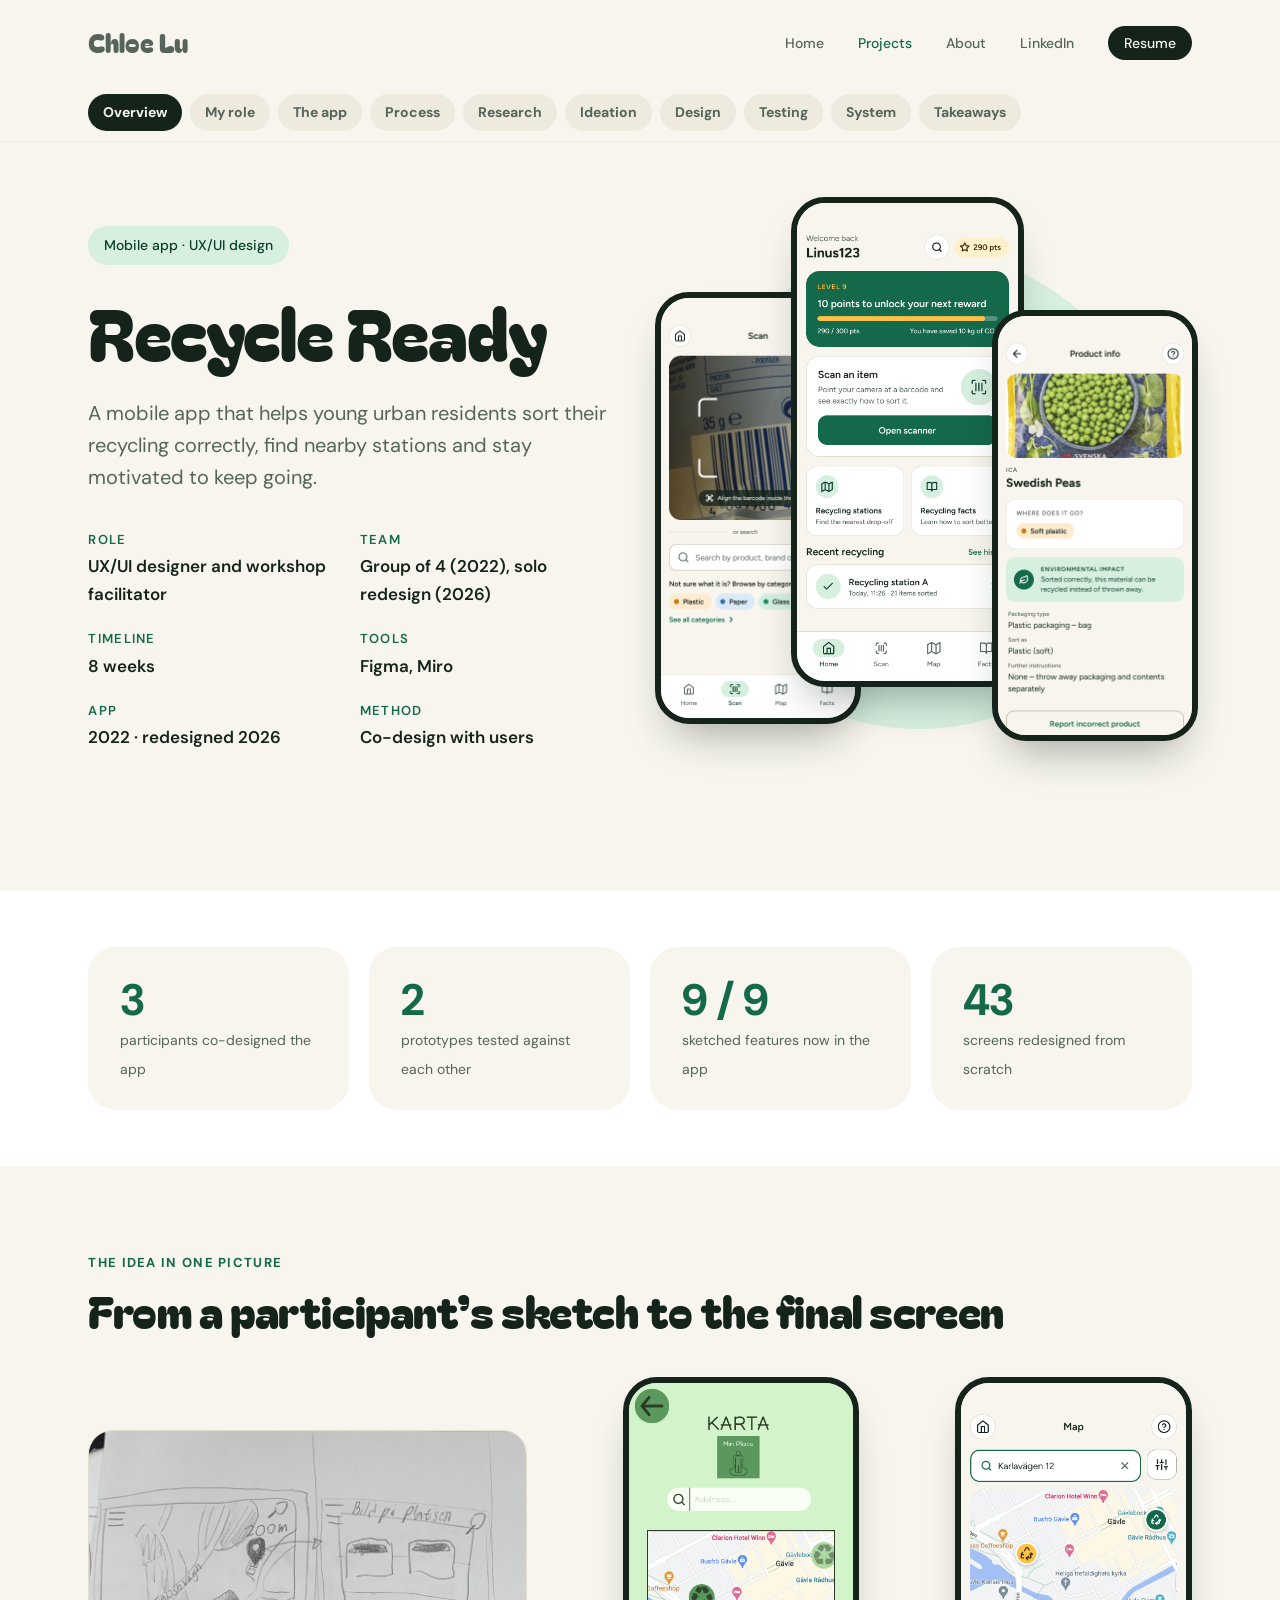
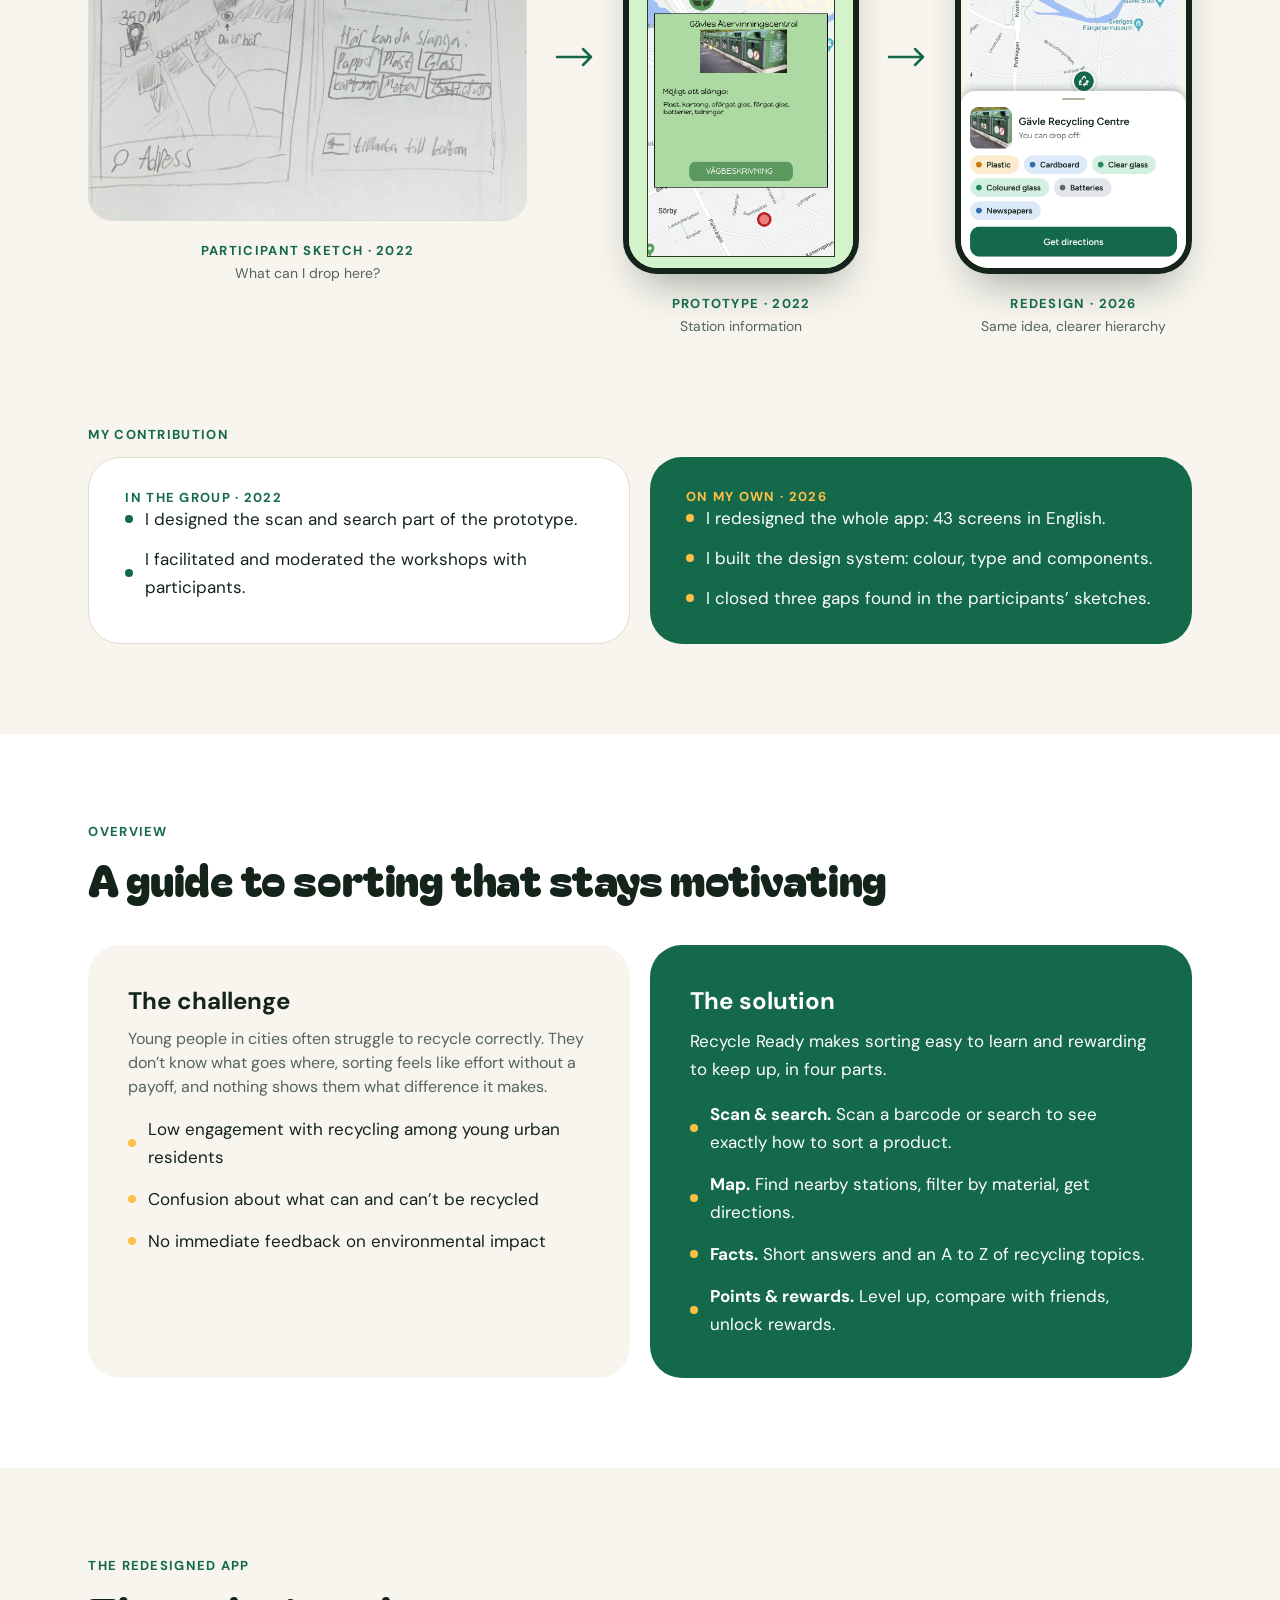
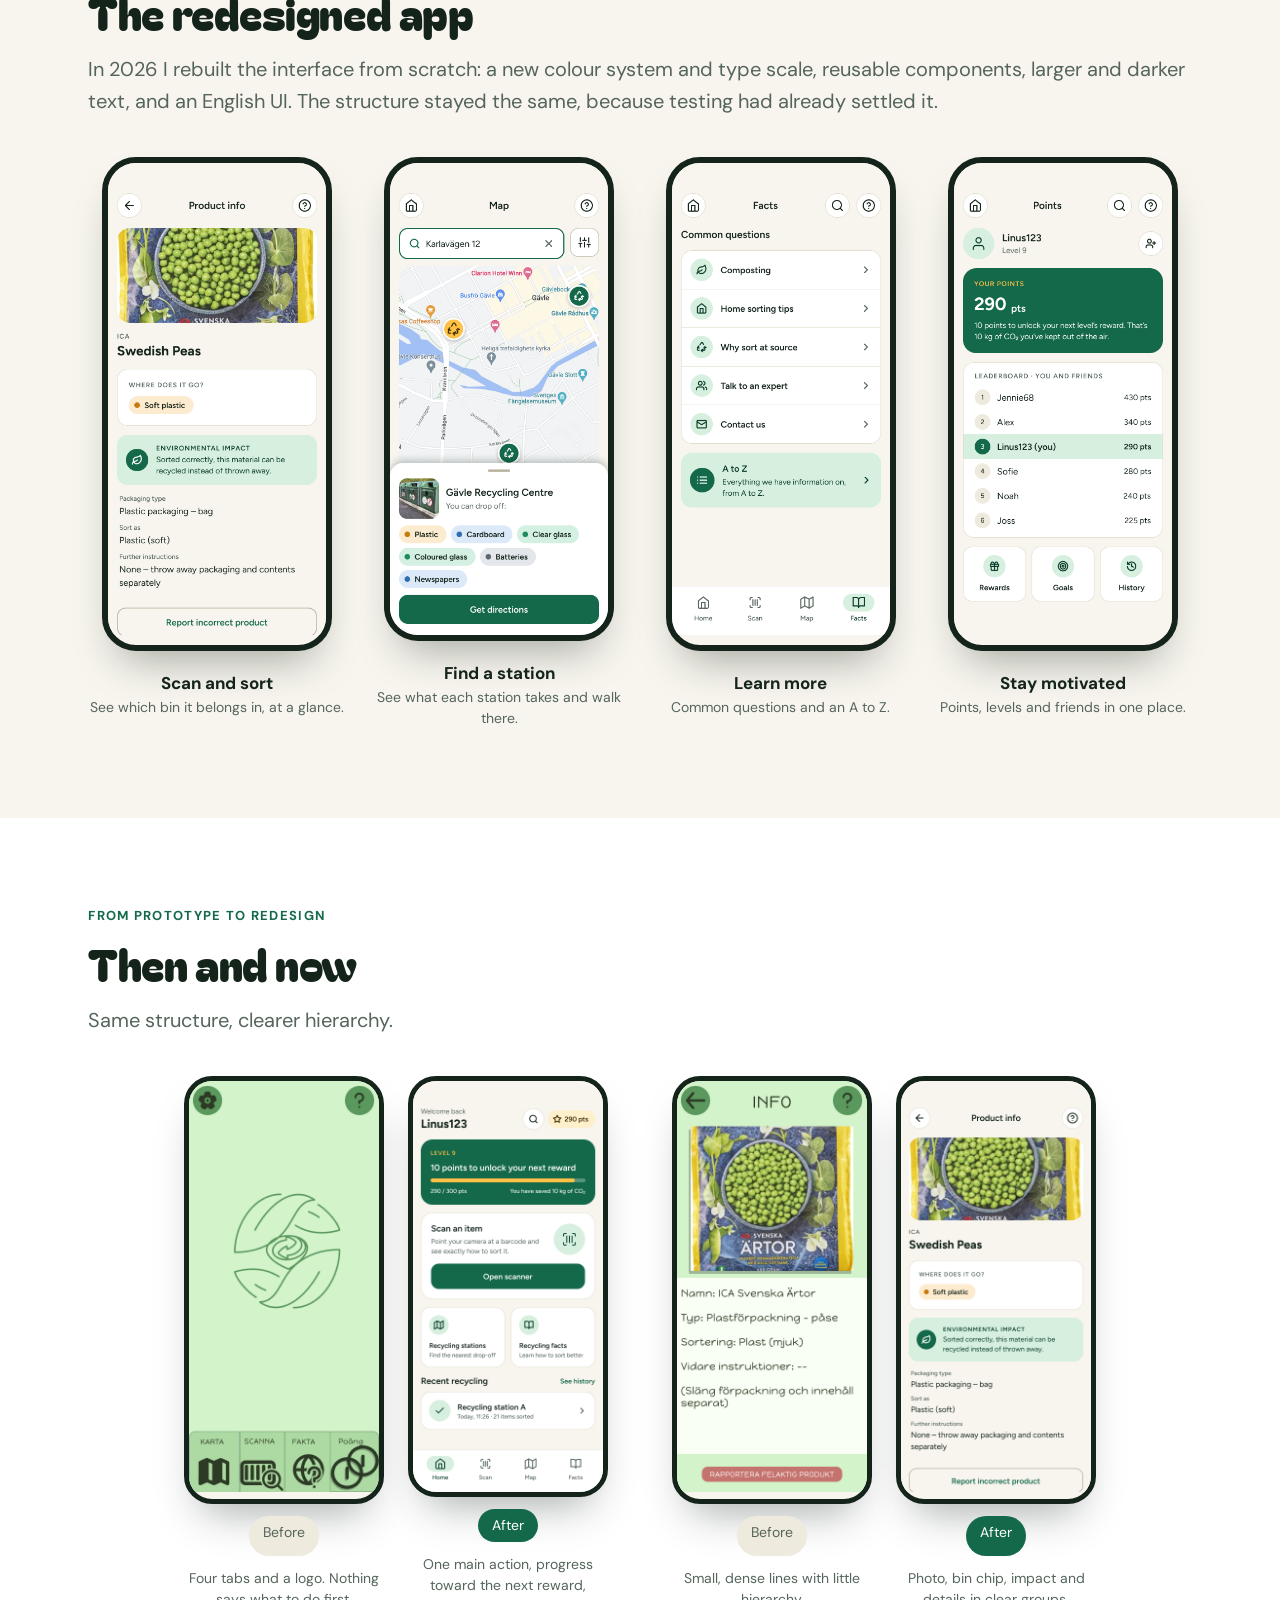
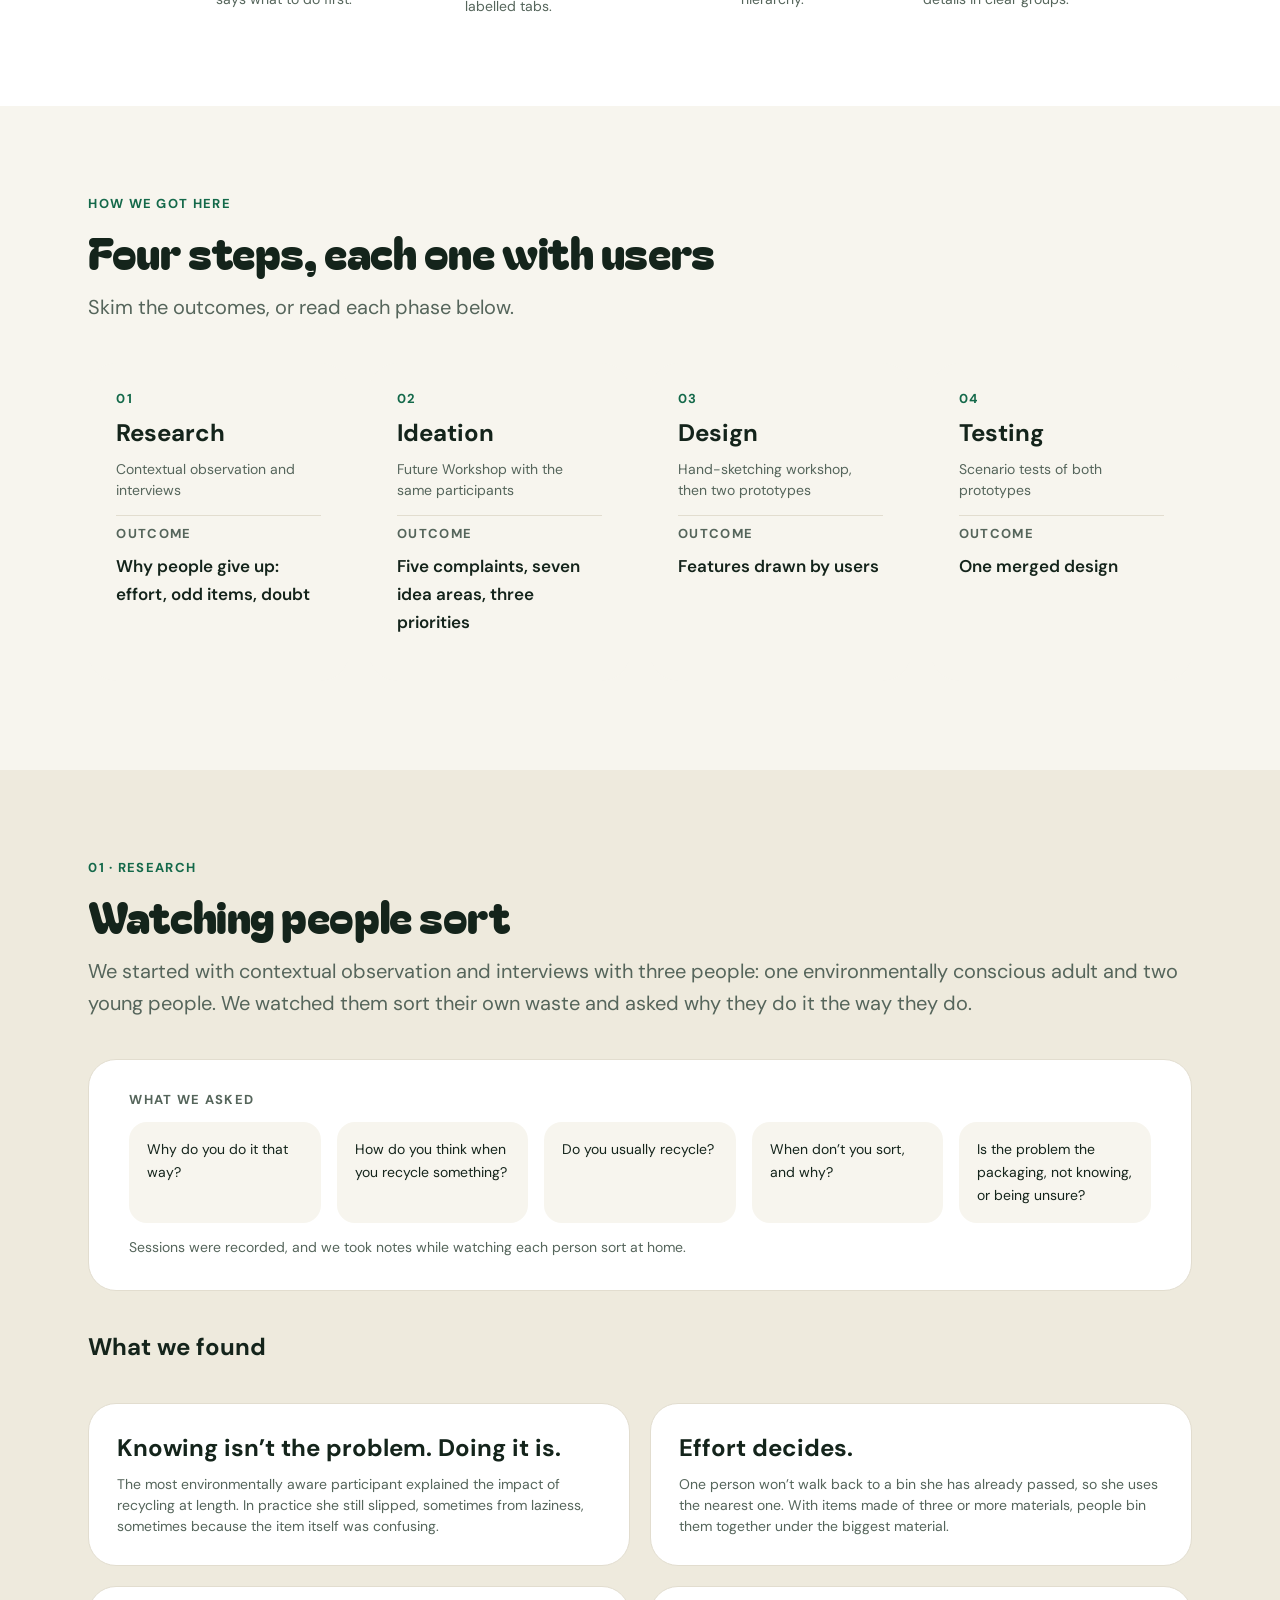
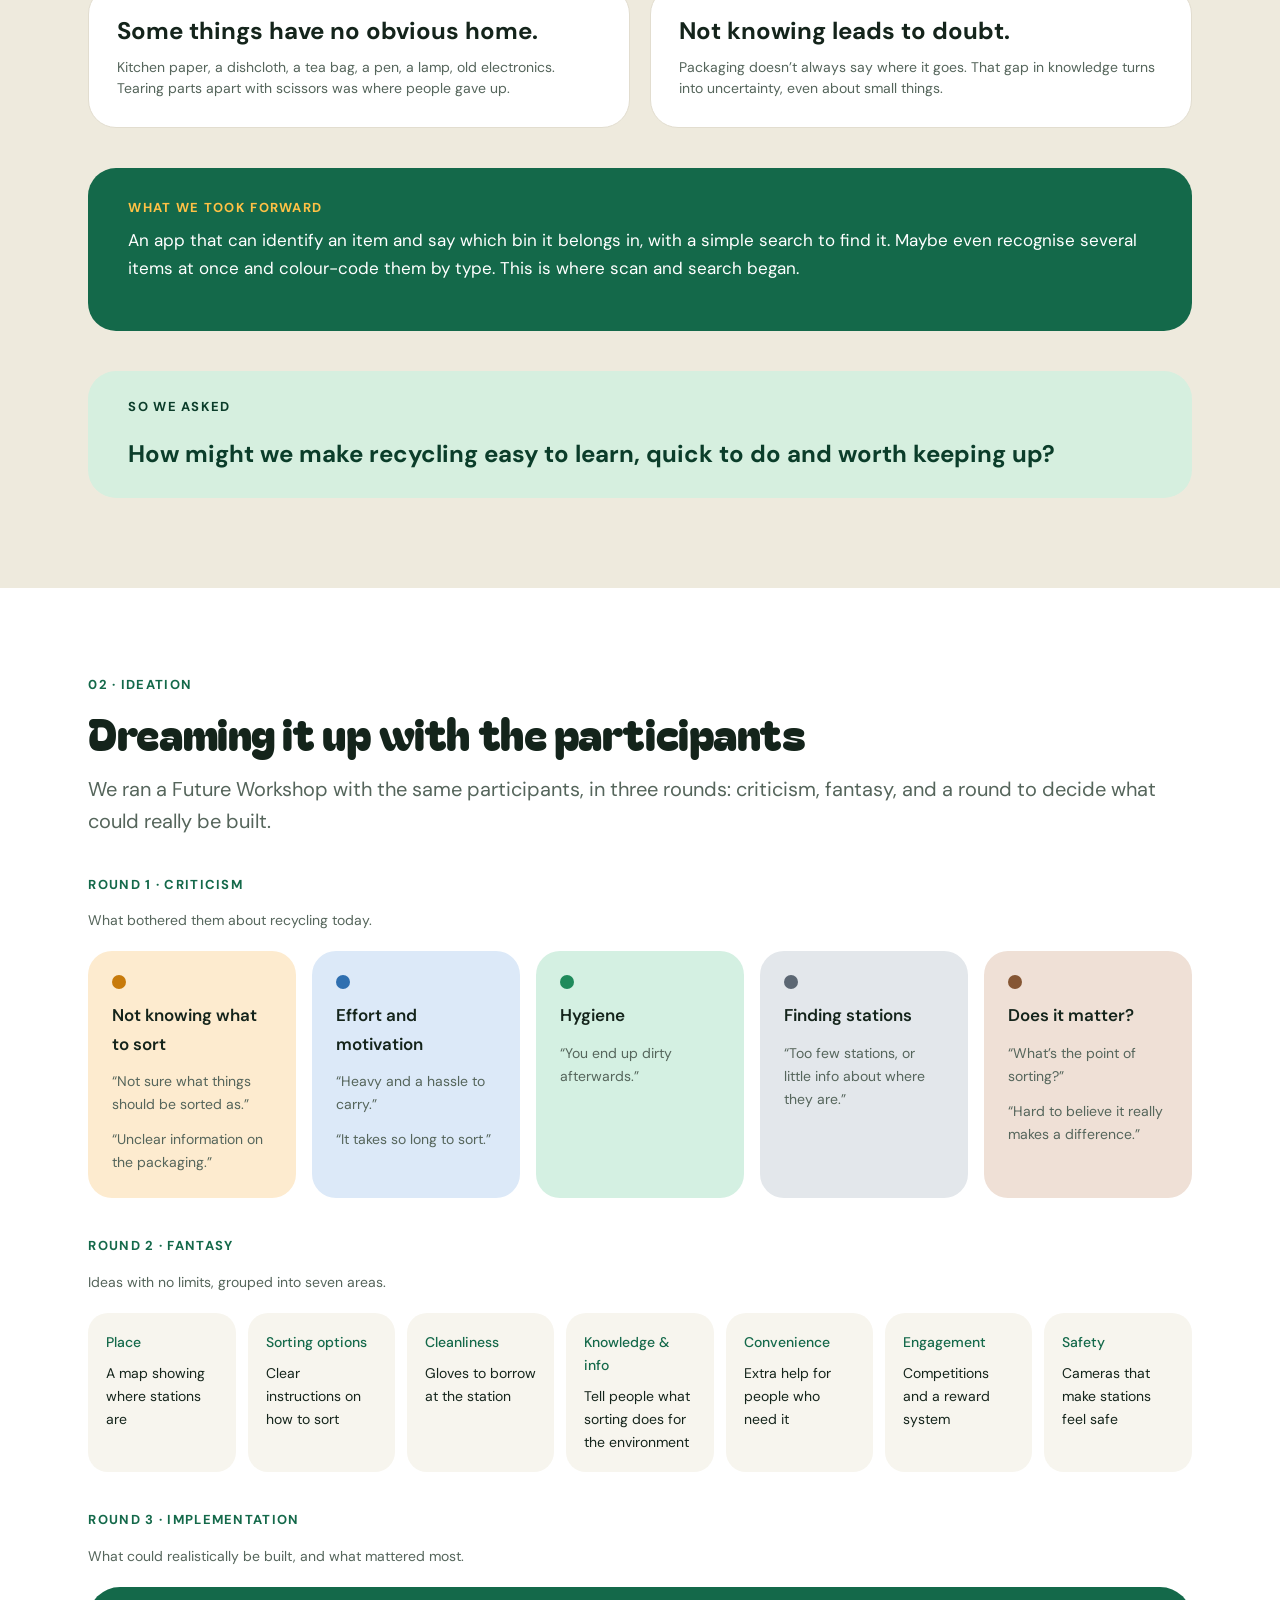
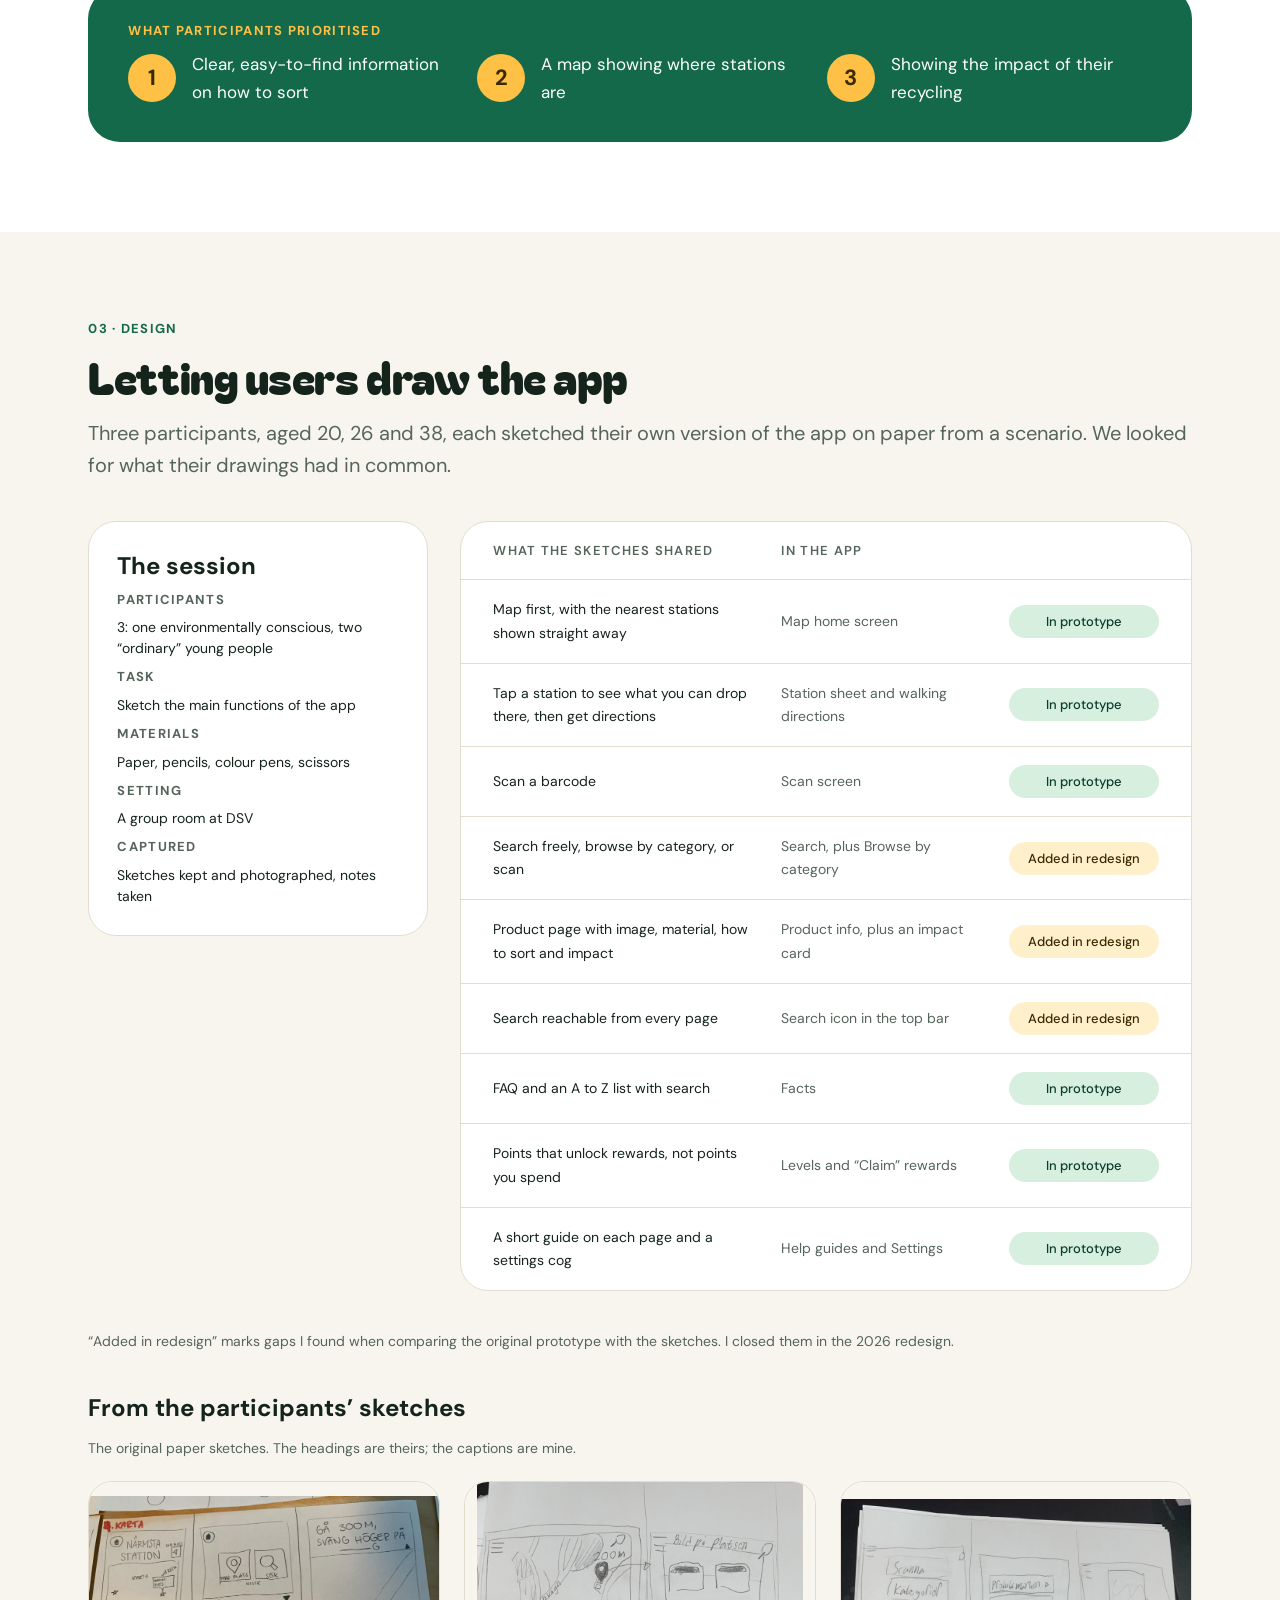
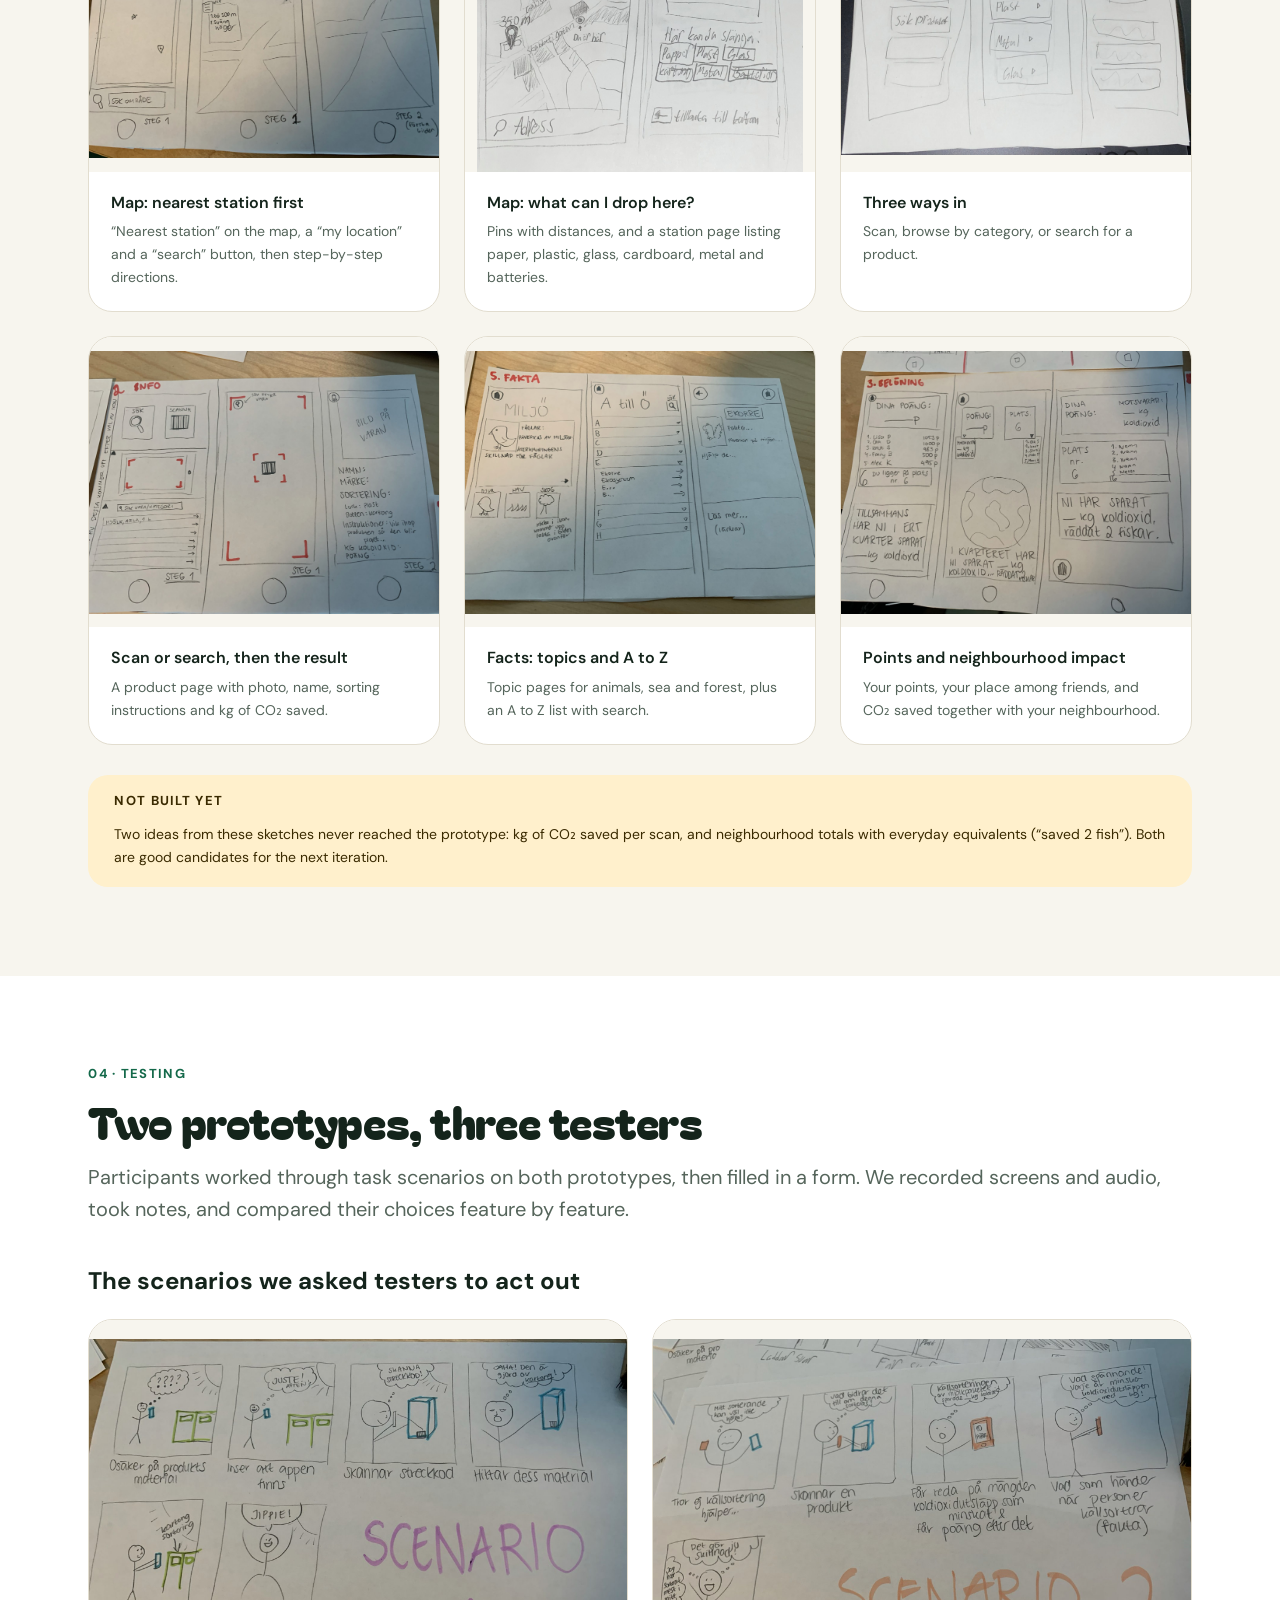
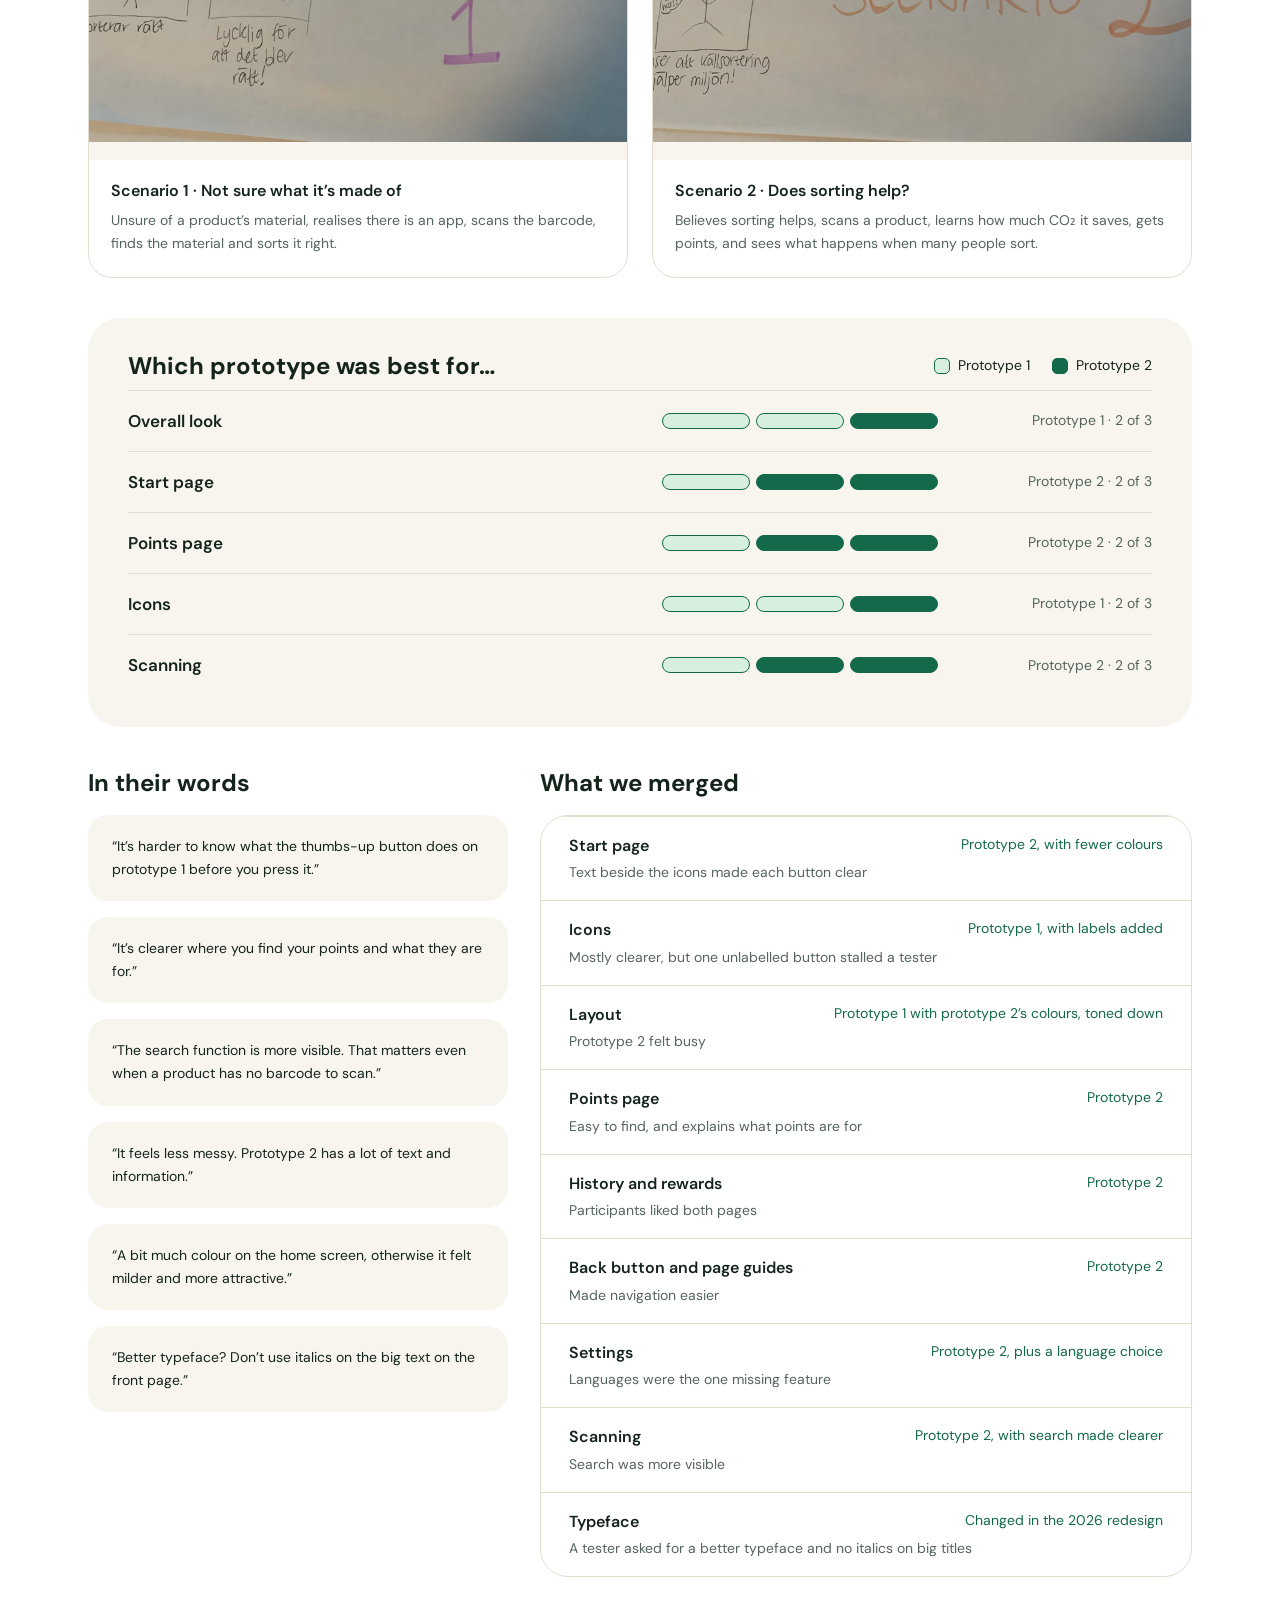
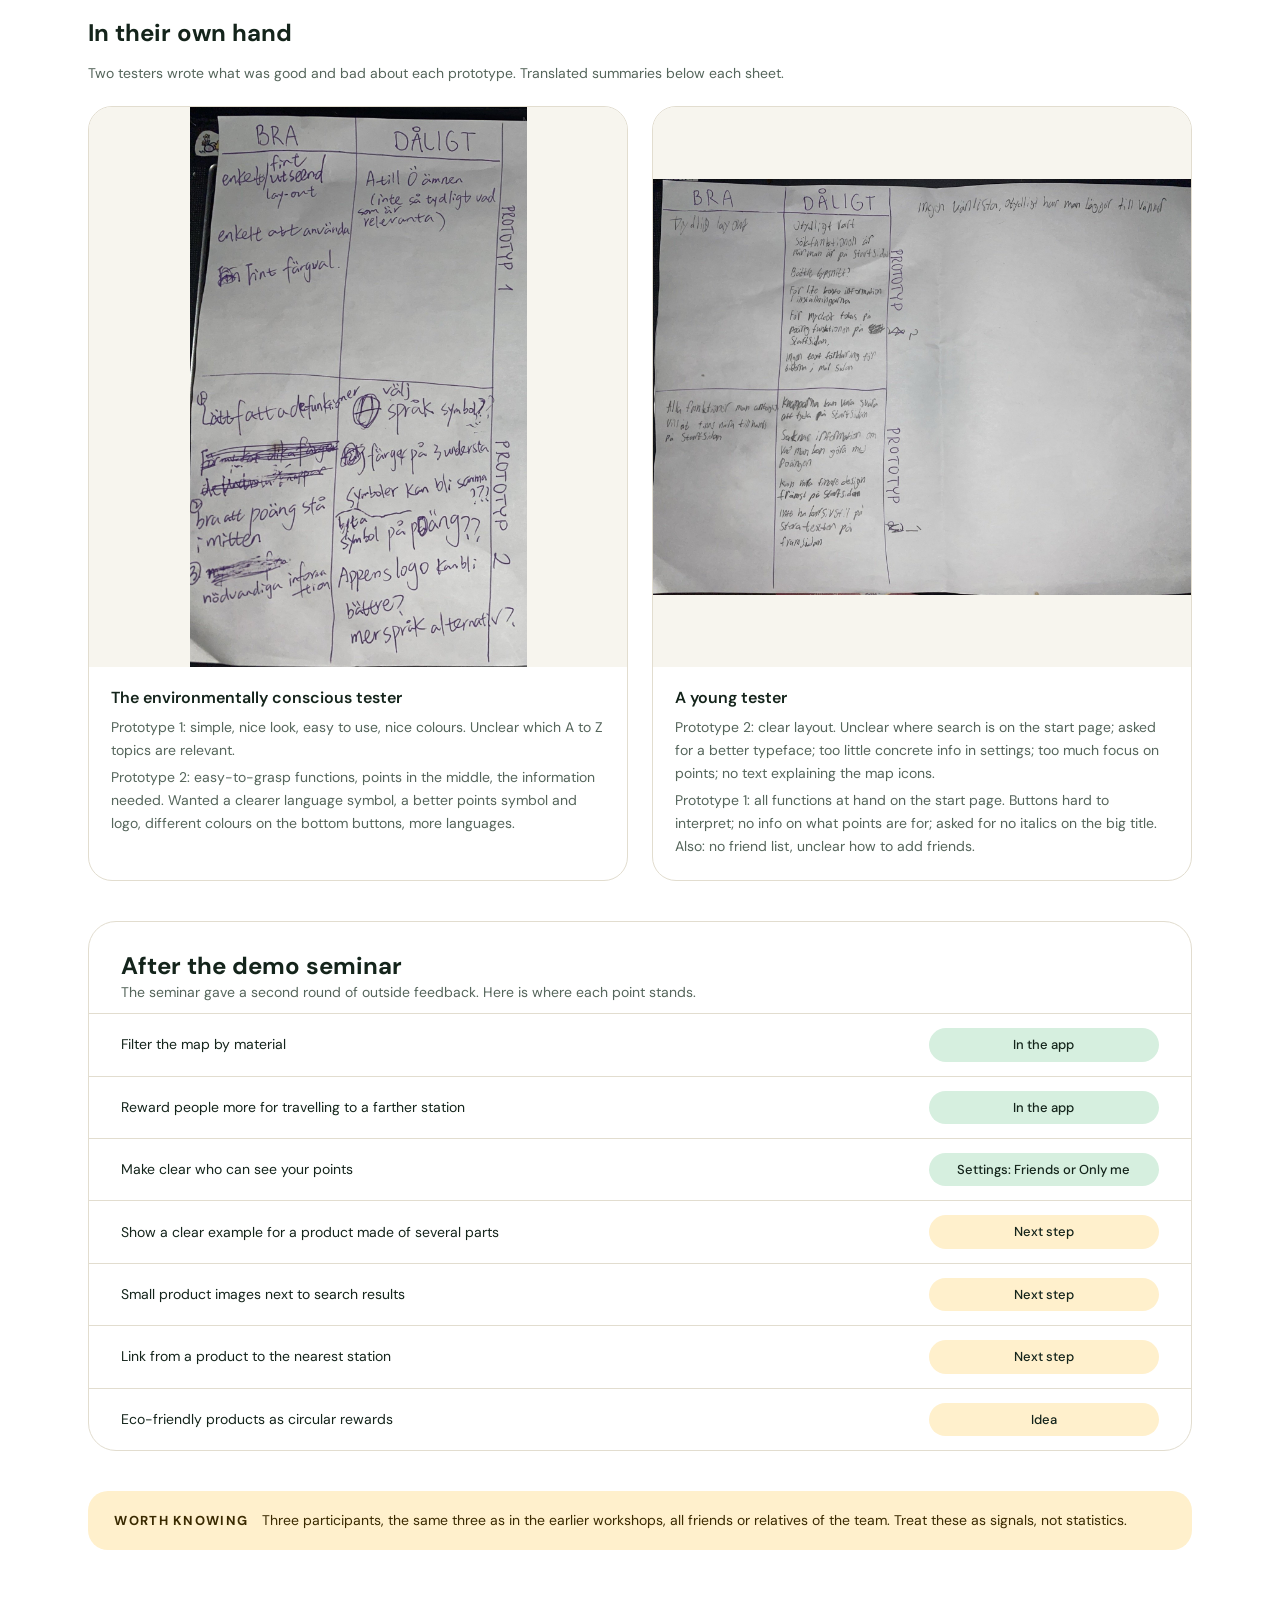
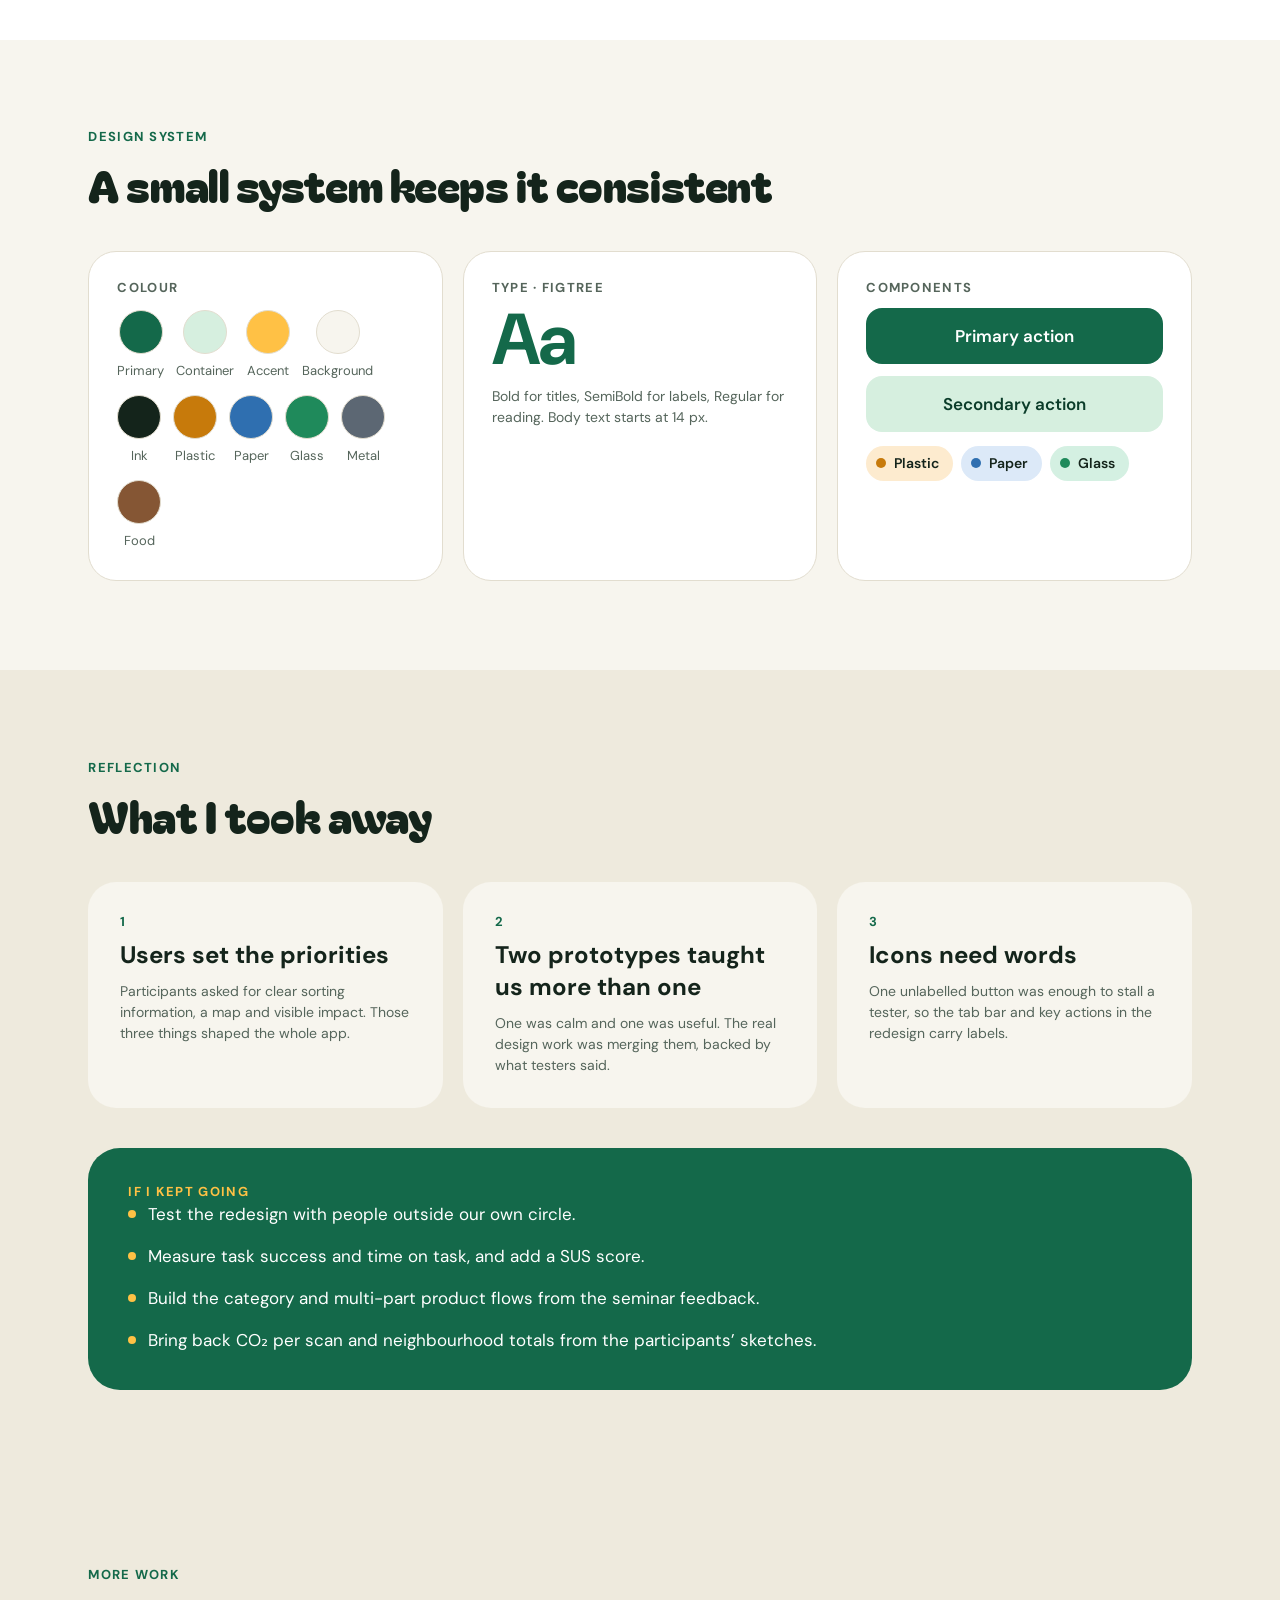
<file: projects/recycle-ready.html>
<!doctype html>
<html lang="en">
<head>
  <meta charset="utf-8">
  <meta name="viewport" content="width=device-width, initial-scale=1">
  <title>Recycle Ready · Chloe Lu</title>
  <meta name="description" content="A mobile app that helps young urban residents sort their recycling correctly, find nearby stations and stay motivated. UX/UI case study: co-design, two prototypes tested, redesigned in 2026.">
  <meta property="og:title" content="Recycle Ready · Chloe Lu">
  <meta property="og:description" content="UX/UI case study: from observation and co-design workshops to a tested prototype and a full redesign.">
  <link rel="icon" href="/favicon.svg" type="image/svg+xml">
  <link rel="icon" href="/favicon.ico" sizes="48x48">
  <link rel="apple-touch-icon" href="/apple-touch-icon.png">
  <meta name="theme-color" content="#fbf6ef">
  <link rel="canonical" href="https://chloeluxyu.github.io/projects/recycle-ready.html">
  <meta property="og:type" content="website">
  <meta property="og:site_name" content="Chloe Lu">
  <meta property="og:url" content="https://chloeluxyu.github.io/projects/recycle-ready.html">
  <meta property="og:image" content="https://chloeluxyu.github.io/assets/img/card-recycle-ready.jpg">
  <meta name="twitter:card" content="summary_large_image">
  <meta name="twitter:image" content="https://chloeluxyu.github.io/assets/img/card-recycle-ready.jpg">
  <link rel="preconnect" href="https://fonts.googleapis.com">
  <link rel="preconnect" href="https://fonts.gstatic.com" crossorigin>
  <link href="https://fonts.googleapis.com/css2?family=Bagel+Fat+One&family=DM+Sans:wght@400;500;700&display=swap" rel="stylesheet">
  <link rel="stylesheet" href="../assets/css/site.css">
  <link rel="stylesheet" href="../assets/css/rr.css">
  <link rel="stylesheet" href="../assets/css/cs-shared.css">
  <link rel="stylesheet" href="../assets/css/nav.css">
</head>
<body>
  <a class="skip" href="#main">Skip to content</a>

  <header class="wrap">
    <nav class="nav" aria-label="Main">
      <a class="brand" href="../index.html">Chloe Lu</a>
      <ul>
        <li><a href="../index.html">Home</a></li>
        <li><a href="../index.html#projects" aria-current="page">Projects</a></li>
        <li><a href="../about.html">About</a></li>
        <li><a href="https://www.linkedin.com/in/chloe-l-699b5a232/" target="_blank" rel="noopener">LinkedIn</a></li>
        <li><a class="resume" href="../assets/Chloe-Lu-Resume.pdf" target="_blank" rel="noopener">Resume</a></li>
      </ul>
    </nav>
  </header>
  <nav class="chapters" aria-label="Sections on this page"><div class="chapters-in"><a href="#overview">Overview</a><a href="#my-role">My role</a><a href="#the-app">The app</a><a href="#process">Process</a><a href="#research">Research</a><a href="#ideation">Ideation</a><a href="#design">Design</a><a href="#testing">Testing</a><a href="#system">System</a><a href="#takeaways">Takeaways</a></div></nav>

  <main id="main">

    <!-- HERO -->
    <section id="overview" class="wrap hero" aria-labelledby="title">
      <div class="hero-text">
        <span class="tag" style="justify-self:start;background:var(--red-container);color:var(--on-primary-container)">Mobile app · UX/UI design</span>
        <h1 class="h1" id="title">Recycle Ready</h1>
        <p class="lead">A mobile app that helps young urban residents sort their recycling correctly, find nearby stations and stay motivated to keep going.</p>
        <dl class="meta">
          <div><dt>Role</dt><dd>UX/UI designer and workshop facilitator</dd></div>
          <div><dt>Team</dt><dd>Group of 4 (2022), solo redesign (2026)</dd></div>
          <div><dt>Timeline</dt><dd>8 weeks</dd></div>
          <div><dt>Tools</dt><dd>Figma, Miro</dd></div>
          <div><dt>App</dt><dd>2022 · redesigned 2026</dd></div>
          <div><dt>Method</dt><dd>Co-design with users</dd></div>
        </dl>
      </div>
      <div class="rr-hero-visual" aria-hidden="true">
        <div class="blob"></div>
        <div class="phone p1"><img src="../assets/rr/scan.png" alt=""></div>
        <div class="phone p2"><img src="../assets/rr/home.png" alt=""></div>
        <div class="phone p3"><img src="../assets/rr/product.png" alt=""></div>
      </div>
    </section>

    <!-- AT A GLANCE -->
    <section class="stats-w" aria-label="At a glance">
      <div class="wrap grid cols-4">
        <div class="stat"><b>3</b><span>participants co-designed the app</span></div>
        <div class="stat"><b>2</b><span>prototypes tested against each other</span></div>
        <div class="stat"><b>9 / 9</b><span>sketched features now in the app</span></div>
        <div class="stat"><b>43</b><span>screens redesigned from scratch</span></div>
      </div>
    </section>

    <!-- SKETCH TO SCREEN -->
    <section class="section" aria-labelledby="s2s-title">
      <div class="wrap stack">
        <div class="stack-sm">
          <p class="overline">The idea in one picture</p>
          <h2 class="h2" id="s2s-title">From a participant’s sketch to the final screen</h2>
        </div>
        <div class="journey-3">
          <figure>
            <div class="sketch"><img src="../assets/rr/sketch-map-2.jpg" alt="Hand-drawn sketch of a map with pins and a station page listing what can be dropped there" loading="lazy"></div>
            <figcaption><span class="overline">Participant sketch · 2022</span><p class="small">What can I drop here?</p></figcaption>
          </figure>
          <svg class="arrow" viewBox="0 0 40 24" fill="none" stroke="currentColor" stroke-width="2.5" stroke-linecap="round" stroke-linejoin="round" aria-hidden="true"><path d="M2 12h34M28 4l8 8-8 8"/></svg>
          <figure>
            <div class="phone"><img src="../assets/rr/v1-station.png" alt="The 2022 prototype's station information screen" loading="lazy"></div>
            <figcaption><span class="overline">Prototype · 2022</span><p class="small">Station information</p></figcaption>
          </figure>
          <svg class="arrow" viewBox="0 0 40 24" fill="none" stroke="currentColor" stroke-width="2.5" stroke-linecap="round" stroke-linejoin="round" aria-hidden="true"><path d="M2 12h34M28 4l8 8-8 8"/></svg>
          <figure>
            <div class="phone"><img src="../assets/rr/map-station.png" alt="The redesigned map with a station sheet listing accepted materials" loading="lazy"></div>
            <figcaption><span class="overline">Redesign · 2026</span><p class="small">Same idea, clearer hierarchy</p></figcaption>
          </figure>
        </div>
      </div>
    </section>

    <!-- MY CONTRIBUTION -->
    <section id="my-role" class="section contrib" aria-labelledby="mine-title" style="padding-top:0">
      <div class="wrap stack-sm">
        <p class="overline" id="mine-title">My contribution</p>
        <div class="grid cols-2" style="align-items:stretch">
          <div class="card surface" style="border-radius:var(--radius-xl)">
            <p class="overline">In the group · 2022</p>
            <ul>
              <li>I designed the scan and search part of the prototype.</li>
              <li>I facilitated and moderated the workshops with participants.</li>
            </ul>
          </div>
          <div class="card primary" style="border-radius:var(--radius-xl)">
            <p class="overline">On my own · 2026</p>
            <ul>
              <li>I redesigned the whole app: 43 screens in English.</li>
              <li>I built the design system: colour, type and components.</li>
              <li>I closed three gaps found in the participants’ sketches.</li>
            </ul>
          </div>
        </div>
      </div>
    </section>

    <!-- OVERVIEW -->
    <section class="section band-white" aria-labelledby="ov-title">
      <div class="wrap stack">
        <div class="stack-sm"><p class="overline">Overview</p><h2 class="h2" id="ov-title">A guide to sorting that stays motivating</h2></div>
        <div class="grid cols-2" style="align-items:stretch">
          <article class="card app" style="padding:40px;border-radius:var(--radius-xl)">
            <h3 class="h3">The challenge</h3>
            <p class="small" style="font-size:16px">Young people in cities often struggle to recycle correctly. They don’t know what goes where, sorting feels like effort without a payoff, and nothing shows them what difference it makes.</p>
            <ul class="list-dots" style="margin-top:16px">
              <li>Low engagement with recycling among young urban residents</li>
              <li>Confusion about what can and can’t be recycled</li>
              <li>No immediate feedback on environmental impact</li>
            </ul>
          </article>
          <article class="card primary" style="padding:40px;border-radius:var(--radius-xl)">
            <h3 class="h3">The solution</h3>
            <p>Recycle Ready makes sorting easy to learn and rewarding to keep up, in four parts.</p>
            <ul class="list-dots" style="margin-top:12px">
              <li><span><b>Scan &amp; search.</b> Scan a barcode or search to see exactly how to sort a product.</span></li>
              <li><span><b>Map.</b> Find nearby stations, filter by material, get directions.</span></li>
              <li><span><b>Facts.</b> Short answers and an A to Z of recycling topics.</span></li>
              <li><span><b>Points &amp; rewards.</b> Level up, compare with friends, unlock rewards.</span></li>
            </ul>
          </article>
        </div>
      </div>
    </section>

    <!-- FINAL DESIGN -->
    <section id="the-app" class="section" aria-labelledby="final-title">
      <div class="wrap stack">
        <div class="stack-sm">
          <p class="overline">The redesigned app</p>
          <h2 class="h2" id="final-title">The redesigned app</h2>
          <p class="lead">In 2026 I rebuilt the interface from scratch: a new colour system and type scale, reusable components, larger and darker text, and an English UI. The structure stayed the same, because testing had already settled it.</p>
        </div>
        <div class="showcase">
          <figure><div class="phone"><img src="../assets/rr/product.png" alt="Product page showing a soft plastic bag and where it goes" loading="lazy"></div><figcaption><b>Scan and sort</b><p class="small">See which bin it belongs in, at a glance.</p></figcaption></figure>
          <figure><div class="phone"><img src="../assets/rr/map-station.png" alt="Map with a station sheet" loading="lazy"></div><figcaption><b>Find a station</b><p class="small">See what each station takes and walk there.</p></figcaption></figure>
          <figure><div class="phone"><img src="../assets/rr/facts.png" alt="Facts home with common questions" loading="lazy"></div><figcaption><b>Learn more</b><p class="small">Common questions and an A to Z.</p></figcaption></figure>
          <figure><div class="phone"><img src="../assets/rr/points.png" alt="Points page with a leaderboard" loading="lazy"></div><figcaption><b>Stay motivated</b><p class="small">Points, levels and friends in one place.</p></figcaption></figure>
        </div>
      </div>
    </section>

    <!-- THEN AND NOW -->
    <section class="section band-white" aria-labelledby="then-title">
      <div class="wrap stack">
        <div class="stack-sm"><p class="overline">From prototype to redesign</p><h2 class="h2" id="then-title">Then and now</h2><p class="lead">Same structure, clearer hierarchy.</p></div>
        <div class="then-now">
          <div class="pair">
            <figure><div class="phone sm"><img src="../assets/rr/v1-home.png" alt="2022 home screen with four icon tabs" loading="lazy"></div><span class="pill">Before</span><p class="small">Four tabs and a logo. Nothing says what to do first.</p></figure>
            <figure><div class="phone sm"><img src="../assets/rr/home.png" alt="Redesigned home screen with a main action and progress card" loading="lazy"></div><span class="pill after">After</span><p class="small">One main action, progress toward the next reward, labelled tabs.</p></figure>
          </div>
          <div class="pair">
            <figure><div class="phone sm"><img src="../assets/rr/v1-info.png" alt="2022 product info screen with dense small text" loading="lazy"></div><span class="pill">Before</span><p class="small">Small, dense lines with little hierarchy.</p></figure>
            <figure><div class="phone sm"><img src="../assets/rr/product.png" alt="Redesigned product page" loading="lazy"></div><span class="pill after">After</span><p class="small">Photo, bin chip, impact and details in clear groups.</p></figure>
          </div>
        </div>
      </div>
    </section>

    <!-- PROCESS -->
    <section id="process" class="section" aria-labelledby="proc-title">
      <div class="wrap stack">
        <div class="stack-sm"><p class="overline">How we got here</p><h2 class="h2" id="proc-title">Four steps, each one with users</h2><p class="lead">Skim the outcomes, or read each phase below.</p></div>
        <div class="process-steps">
          <div class="card"><p class="overline">01</p><h3 class="h3">Research</h3><p class="small">Contextual observation and interviews</p><hr><p class="overline" style="color:var(--ink-soft)">Outcome</p><p class="strong">Why people give up: effort, odd items, doubt</p></div>
          <div class="card"><p class="overline">02</p><h3 class="h3">Ideation</h3><p class="small">Future Workshop with the same participants</p><hr><p class="overline" style="color:var(--ink-soft)">Outcome</p><p class="strong">Five complaints, seven idea areas, three priorities</p></div>
          <div class="card"><p class="overline">03</p><h3 class="h3">Design</h3><p class="small">Hand-sketching workshop, then two prototypes</p><hr><p class="overline" style="color:var(--ink-soft)">Outcome</p><p class="strong">Features drawn by users</p></div>
          <div class="card"><p class="overline">04</p><h3 class="h3">Testing</h3><p class="small">Scenario tests of both prototypes</p><hr><p class="overline" style="color:var(--ink-soft)">Outcome</p><p class="strong">One merged design</p></div>
        </div>
      </div>
    </section>

    <!-- 01 RESEARCH -->
    <section id="research" class="section band" aria-labelledby="res-title">
      <div class="wrap stack">
        <div class="stack-sm">
          <p class="overline">01 · Research</p>
          <h2 class="h2" id="res-title">Watching people sort</h2>
          <p class="lead">We started with contextual observation and interviews with three people: one environmentally conscious adult and two young people. We watched them sort their own waste and asked why they do it the way they do.</p>
        </div>
        <div class="surface" style="border-radius:var(--radius-lg);padding:32px 40px">
          <p class="overline" style="color:var(--ink-soft)">What we asked</p>
          <div class="q-grid" style="margin-top:14px">
            <div>Why do you do it that way?</div>
            <div>How do you think when you recycle something?</div>
            <div>Do you usually recycle?</div>
            <div>When don’t you sort, and why?</div>
            <div>Is the problem the packaging, not knowing, or being unsure?</div>
          </div>
          <p class="small" style="margin-top:14px">Sessions were recorded, and we took notes while watching each person sort at home.</p>
        </div>
        <h3 class="h3">What we found</h3>
        <div class="grid cols-2">
          <div class="surface"><h3 class="h3">Knowing isn’t the problem. Doing it is.</h3><p class="small">The most environmentally aware participant explained the impact of recycling at length. In practice she still slipped, sometimes from laziness, sometimes because the item itself was confusing.</p></div>
          <div class="surface"><h3 class="h3">Effort decides.</h3><p class="small">One person won’t walk back to a bin she has already passed, so she uses the nearest one. With items made of three or more materials, people bin them together under the biggest material.</p></div>
          <div class="surface"><h3 class="h3">Some things have no obvious home.</h3><p class="small">Kitchen paper, a dishcloth, a tea bag, a pen, a lamp, old electronics. Tearing parts apart with scissors was where people gave up.</p></div>
          <div class="surface"><h3 class="h3">Not knowing leads to doubt.</h3><p class="small">Packaging doesn’t always say where it goes. That gap in knowledge turns into uncertainty, even about small things.</p></div>
        </div>
        <div class="card primary" style="border-radius:var(--radius-lg);padding:32px 40px">
          <p class="overline">What we took forward</p>
          <p>An app that can identify an item and say which bin it belongs in, with a simple search to find it. Maybe even recognise several items at once and colour-code them by type. This is where scan and search began.</p>
        </div>
        <div class="card mint" style="border-radius:var(--radius-lg);padding:28px 40px;display:flex;gap:24px;align-items:center;flex-wrap:wrap">
          <span class="overline" style="margin:0;color:var(--on-primary-container)">So we asked</span>
          <p class="h3" style="margin:0;color:var(--on-primary-container)">How might we make recycling easy to learn, quick to do and worth keeping up?</p>
        </div>
      </div>
    </section>

    <!-- 02 IDEATION -->
    <section id="ideation" class="section band-white" aria-labelledby="ide-title">
      <div class="wrap stack">
        <div class="stack-sm">
          <p class="overline">02 · Ideation</p>
          <h2 class="h2" id="ide-title">Dreaming it up with the participants</h2>
          <p class="lead">We ran a Future Workshop with the same participants, in three rounds: criticism, fantasy, and a round to decide what could really be built.</p>
        </div>
        <div class="round stack-sm">
          <p class="overline">Round 1 · Criticism</p><p class="small">What bothered them about recycling today.</p>
          <div class="theme-grid" style="margin-top:6px">
            <div class="theme t-plastic"><h4>Not knowing what to sort</h4><p>“Not sure what things should be sorted as.”</p><p>“Unclear information on the packaging.”</p></div>
            <div class="theme t-paper"><h4>Effort and motivation</h4><p>“Heavy and a hassle to carry.”</p><p>“It takes so long to sort.”</p></div>
            <div class="theme t-glass"><h4>Hygiene</h4><p>“You end up dirty afterwards.”</p></div>
            <div class="theme t-metal"><h4>Finding stations</h4><p>“Too few stations, or little info about where they are.”</p></div>
            <div class="theme t-food"><h4>Does it matter?</h4><p>“What’s the point of sorting?”</p><p>“Hard to believe it really makes a difference.”</p></div>
          </div>
        </div>
        <div class="round stack-sm">
          <p class="overline">Round 2 · Fantasy</p><p class="small">Ideas with no limits, grouped into seven areas.</p>
          <div class="idea-grid" style="margin-top:6px">
            <div><b>Place</b>A map showing where stations are</div>
            <div><b>Sorting options</b>Clear instructions on how to sort</div>
            <div><b>Cleanliness</b>Gloves to borrow at the station</div>
            <div><b>Knowledge &amp; info</b>Tell people what sorting does for the environment</div>
            <div><b>Convenience</b>Extra help for people who need it</div>
            <div><b>Engagement</b>Competitions and a reward system</div>
            <div><b>Safety</b>Cameras that make stations feel safe</div>
          </div>
        </div>
        <div class="round stack-sm">
          <p class="overline">Round 3 · Implementation</p><p class="small">What could realistically be built, and what mattered most.</p>
          <div class="card primary" style="border-radius:var(--radius-xl);padding:36px 40px;margin-top:6px">
            <p class="overline">What participants prioritised</p>
            <div class="prio" style="margin-top:12px">
              <div><b>1</b><span>Clear, easy-to-find information on how to sort</span></div>
              <div><b>2</b><span>A map showing where stations are</span></div>
              <div><b>3</b><span>Showing the impact of their recycling</span></div>
            </div>
          </div>
        </div>
      </div>
    </section>

    <!-- 03 DESIGN -->
    <section id="design" class="section" aria-labelledby="des-title">
      <div class="wrap stack">
        <div class="stack-sm">
          <p class="overline">03 · Design</p>
          <h2 class="h2" id="des-title">Letting users draw the app</h2>
          <p class="lead">Three participants, aged 20, 26 and 38, each sketched their own version of the app on paper from a scenario. We looked for what their drawings had in common.</p>
        </div>
        <div class="two-col session" data-collapse="Show full session">
          <div class="surface">
            <h3 class="h3">The session</h3>
            <p class="overline" style="color:var(--ink-soft)">Participants</p><p class="small" style="color:var(--ink)">3: one environmentally conscious, two “ordinary” young people</p>
            <p class="overline" style="color:var(--ink-soft)">Task</p><p class="small" style="color:var(--ink)">Sketch the main functions of the app</p>
            <p class="overline" style="color:var(--ink-soft)">Materials</p><p class="small" style="color:var(--ink)">Paper, pencils, colour pens, scissors</p>
            <p class="overline" style="color:var(--ink-soft)">Setting</p><p class="small" style="color:var(--ink)">A group room at DSV</p>
            <p class="overline" style="color:var(--ink-soft)">Captured</p><p class="small" style="color:var(--ink)">Sketches kept and photographed, notes taken</p>
          </div>
          <div class="table" role="table" aria-label="What the sketches shared and where it is in the app">
            <div class="t-head" role="row"><span>What the sketches shared</span><span>In the app</span><span></span></div>
            <div class="t-row" role="row"><span>Map first, with the nearest stations shown straight away</span><span>Map home screen</span><span class="status">In prototype</span></div>
            <div class="t-row" role="row"><span>Tap a station to see what you can drop there, then get directions</span><span>Station sheet and walking directions</span><span class="status">In prototype</span></div>
            <div class="t-row" role="row"><span>Scan a barcode</span><span>Scan screen</span><span class="status">In prototype</span></div>
            <div class="t-row" role="row"><span>Search freely, browse by category, or scan</span><span>Search, plus Browse by category</span><span class="status new">Added in redesign</span></div>
            <div class="t-row" role="row"><span>Product page with image, material, how to sort and impact</span><span>Product info, plus an impact card</span><span class="status new">Added in redesign</span></div>
            <div class="t-row" role="row"><span>Search reachable from every page</span><span>Search icon in the top bar</span><span class="status new">Added in redesign</span></div>
            <div class="t-row" role="row"><span>FAQ and an A to Z list with search</span><span>Facts</span><span class="status">In prototype</span></div>
            <div class="t-row" role="row"><span>Points that unlock rewards, not points you spend</span><span>Levels and “Claim” rewards</span><span class="status">In prototype</span></div>
            <div class="t-row" role="row"><span>A short guide on each page and a settings cog</span><span>Help guides and Settings</span><span class="status">In prototype</span></div>
          </div>
        </div>
        <p class="small">“Added in redesign” marks gaps I found when comparing the original prototype with the sketches. I closed them in the 2026 redesign.</p>

        <div class="stack-sm">
          <h3 class="h3">From the participants’ sketches</h3>
          <p class="small">The original paper sketches. The headings are theirs; the captions are mine.</p>
          <div class="gallery" style="margin-top:8px">
            <figure class="shot"><div class="img"><img src="../assets/rr/sketch-map-1.jpg" alt="Sketch of a map showing the nearest station and directions" loading="lazy"></div><figcaption><b>Map: nearest station first</b><span>“Nearest station” on the map, a “my location” and a “search” button, then step-by-step directions.</span></figcaption></figure>
            <figure class="shot"><div class="img"><img src="../assets/rr/sketch-map-2.jpg" alt="Sketch of map pins with distances and a station page" loading="lazy"></div><figcaption><b>Map: what can I drop here?</b><span>Pins with distances, and a station page listing paper, plastic, glass, cardboard, metal and batteries.</span></figcaption></figure>
            <figure class="shot"><div class="img"><img src="../assets/rr/sketch-categories.jpg" alt="Sketch of a menu with scan, categories and search" loading="lazy"></div><figcaption><b>Three ways in</b><span>Scan, browse by category, or search for a product.</span></figcaption></figure>
            <figure class="shot"><div class="img"><img src="../assets/rr/sketch-scan-result.jpg" alt="Sketch of search and scan screens and a product result page" loading="lazy"></div><figcaption><b>Scan or search, then the result</b><span>A product page with photo, name, sorting instructions and kg of CO₂ saved.</span></figcaption></figure>
            <figure class="shot"><div class="img"><img src="../assets/rr/sketch-facts.jpg" alt="Sketch of a facts page and an A to Z list" loading="lazy"></div><figcaption><b>Facts: topics and A to Z</b><span>Topic pages for animals, sea and forest, plus an A to Z list with search.</span></figcaption></figure>
            <figure class="shot"><div class="img"><img src="../assets/rr/sketch-points.jpg" alt="Sketch of a points page with a leaderboard and neighbourhood CO2 totals" loading="lazy"></div><figcaption><b>Points and neighbourhood impact</b><span>Your points, your place among friends, and CO₂ saved together with your neighbourhood.</span></figcaption></figure>
          </div>
          <div class="note" style="margin-top:16px"><span class="overline">Not built yet</span><p>Two ideas from these sketches never reached the prototype: kg of CO₂ saved per scan, and neighbourhood totals with everyday equivalents (“saved 2 fish”). Both are good candidates for the next iteration.</p></div>
        </div>
      </div>
    </section>

    <!-- 04 TESTING -->
    <section id="testing" class="section band-white" aria-labelledby="test-title">
      <div class="wrap stack">
        <div class="stack-sm">
          <p class="overline">04 · Testing</p>
          <h2 class="h2" id="test-title">Two prototypes, three testers</h2>
          <p class="lead">Participants worked through task scenarios on both prototypes, then filled in a form. We recorded screens and audio, took notes, and compared their choices feature by feature.</p>
        </div>

        <div class="stack-sm">
          <h3 class="h3">The scenarios we asked testers to act out</h3>
          <div class="gallery two" style="margin-top:8px">
            <figure class="shot"><div class="img"><img src="../assets/rr/scenario-1.jpg" alt="Storyboard of scenario 1: unsure of a product's material, scans the barcode and sorts it right" loading="lazy"></div><figcaption><b>Scenario 1 · Not sure what it’s made of</b><span>Unsure of a product’s material, realises there is an app, scans the barcode, finds the material and sorts it right.</span></figcaption></figure>
            <figure class="shot"><div class="img"><img src="../assets/rr/scenario-2.jpg" alt="Storyboard of scenario 2: scans a product, learns the CO2 saved and gets points" loading="lazy"></div><figcaption><b>Scenario 2 · Does sorting help?</b><span>Believes sorting helps, scans a product, learns how much CO₂ it saves, gets points, and sees what happens when many people sort.</span></figcaption></figure>
          </div>
        </div>

        <section class="votes" aria-labelledby="votes-title">
          <header>
            <h3 class="h3" id="votes-title">Which prototype was best for…</h3>
            <div class="legend"><span><i></i>Prototype 1</span><span><i class="p2"></i>Prototype 2</span></div>
          </header>
          <div class="vote-row"><span class="strong">Overall look</span><span class="segs" aria-hidden="true"><i class="seg"></i><i class="seg"></i><i class="seg p2"></i></span><output>Prototype 1 · 2 of 3</output></div>
          <div class="vote-row"><span class="strong">Start page</span><span class="segs" aria-hidden="true"><i class="seg"></i><i class="seg p2"></i><i class="seg p2"></i></span><output>Prototype 2 · 2 of 3</output></div>
          <div class="vote-row"><span class="strong">Points page</span><span class="segs" aria-hidden="true"><i class="seg"></i><i class="seg p2"></i><i class="seg p2"></i></span><output>Prototype 2 · 2 of 3</output></div>
          <div class="vote-row"><span class="strong">Icons</span><span class="segs" aria-hidden="true"><i class="seg"></i><i class="seg"></i><i class="seg p2"></i></span><output>Prototype 1 · 2 of 3</output></div>
          <div class="vote-row"><span class="strong">Scanning</span><span class="segs" aria-hidden="true"><i class="seg"></i><i class="seg p2"></i><i class="seg p2"></i></span><output>Prototype 2 · 2 of 3</output></div>
        </section>

        <div class="two-col" data-collapse="Show all quotes">
          <div class="quotes">
            <h3 class="h3">In their words</h3>
            <blockquote>“It’s harder to know what the thumbs-up button does on prototype 1 before you press it.”</blockquote>
            <blockquote>“It’s clearer where you find your points and what they are for.”</blockquote>
            <blockquote>“The search function is more visible. That matters even when a product has no barcode to scan.”</blockquote>
            <blockquote>“It feels less messy. Prototype 2 has a lot of text and information.”</blockquote>
            <blockquote>“A bit much colour on the home screen, otherwise it felt milder and more attractive.”</blockquote>
            <blockquote>“Better typeface? Don’t use italics on the big text on the front page.”</blockquote>
          </div>
          <div>
            <h3 class="h3" style="margin-bottom:16px">What we merged</h3>
            <div class="table merge">
              <div class="t-row"><div class="top"><span class="strong">Start page</span><span>Prototype 2, with fewer colours</span></div><span class="why">Text beside the icons made each button clear</span></div>
              <div class="t-row"><div class="top"><span class="strong">Icons</span><span>Prototype 1, with labels added</span></div><span class="why">Mostly clearer, but one unlabelled button stalled a tester</span></div>
              <div class="t-row"><div class="top"><span class="strong">Layout</span><span>Prototype 1 with prototype 2’s colours, toned down</span></div><span class="why">Prototype 2 felt busy</span></div>
              <div class="t-row"><div class="top"><span class="strong">Points page</span><span>Prototype 2</span></div><span class="why">Easy to find, and explains what points are for</span></div>
              <div class="t-row"><div class="top"><span class="strong">History and rewards</span><span>Prototype 2</span></div><span class="why">Participants liked both pages</span></div>
              <div class="t-row"><div class="top"><span class="strong">Back button and page guides</span><span>Prototype 2</span></div><span class="why">Made navigation easier</span></div>
              <div class="t-row"><div class="top"><span class="strong">Settings</span><span>Prototype 2, plus a language choice</span></div><span class="why">Languages were the one missing feature</span></div>
              <div class="t-row"><div class="top"><span class="strong">Scanning</span><span>Prototype 2, with search made clearer</span></div><span class="why">Search was more visible</span></div>
              <div class="t-row"><div class="top"><span class="strong">Typeface</span><span>Changed in the 2026 redesign</span></div><span class="why">A tester asked for a better typeface and no italics on big titles</span></div>
            </div>
          </div>
        </div>

        <div class="stack-sm">
          <h3 class="h3">In their own hand</h3>
          <p class="small">Two testers wrote what was good and bad about each prototype. Translated summaries below each sheet.</p>
          <div class="gallery two tall" style="margin-top:8px">
            <figure class="shot"><div class="img"><img src="../assets/rr/sheet-conscious.jpg" alt="Handwritten good and bad lists for both prototypes, by the environmentally conscious tester" loading="lazy"></div><figcaption class="sheet-text"><b>The environmentally conscious tester</b><p>Prototype 1: simple, nice look, easy to use, nice colours. Unclear which A to Z topics are relevant.</p><p>Prototype 2: easy-to-grasp functions, points in the middle, the information needed. Wanted a clearer language symbol, a better points symbol and logo, different colours on the bottom buttons, more languages.</p></figcaption></figure>
            <figure class="shot"><div class="img"><img src="../assets/rr/sheet-young.jpg" alt="Handwritten good and bad lists for both prototypes, by a young tester" loading="lazy"></div><figcaption class="sheet-text"><b>A young tester</b><p>Prototype 2: clear layout. Unclear where search is on the start page; asked for a better typeface; too little concrete info in settings; too much focus on points; no text explaining the map icons.</p><p>Prototype 1: all functions at hand on the start page. Buttons hard to interpret; no info on what points are for; asked for no italics on the big title. Also: no friend list, unclear how to add friends.</p></figcaption></figure>
          </div>
        </div>

        <div class="table seminar" data-collapse="Show all feedback" role="table" aria-label="Demo seminar feedback and its status">
          <div style="padding:28px 32px 10px"><h3 class="h3">After the demo seminar</h3><p class="small">The seminar gave a second round of outside feedback. Here is where each point stands.</p></div>
          <div class="t-row"><span>Filter the map by material</span><span class="status">In the app</span></div>
          <div class="t-row"><span>Reward people more for travelling to a farther station</span><span class="status">In the app</span></div>
          <div class="t-row"><span>Make clear who can see your points</span><span class="status">Settings: Friends or Only me</span></div>
          <div class="t-row"><span>Show a clear example for a product made of several parts</span><span class="status new">Next step</span></div>
          <div class="t-row"><span>Small product images next to search results</span><span class="status new">Next step</span></div>
          <div class="t-row"><span>Link from a product to the nearest station</span><span class="status new">Next step</span></div>
          <div class="t-row"><span>Eco-friendly products as circular rewards</span><span class="status new">Idea</span></div>
        </div>

        <div class="note"><span class="overline">Worth knowing</span><p>Three participants, the same three as in the earlier workshops, all friends or relatives of the team. Treat these as signals, not statistics.</p></div>
      </div>
    </section>

    <!-- DESIGN SYSTEM -->
    <section id="system" class="section" aria-labelledby="ds-title">
      <div class="wrap stack">
        <div class="stack-sm"><p class="overline">Design system</p><h2 class="h2" id="ds-title">A small system keeps it consistent</h2></div>
        <div class="grid cols-3">
          <div class="surface">
            <p class="overline" style="color:var(--ink-soft)">Colour</p>
            <div class="swatches" style="margin-top:14px">
              <div class="sw" style="--c:#14694a"><i></i>Primary</div>
              <div class="sw" style="--c:#d6efdf"><i></i>Container</div>
              <div class="sw" style="--c:#ffc145"><i></i>Accent</div>
              <div class="sw" style="--c:#f7f5ee"><i></i>Background</div>
              <div class="sw" style="--c:#14241b"><i></i>Ink</div>
              <div class="sw" style="--c:#c77a0b"><i></i>Plastic</div>
              <div class="sw" style="--c:#2f6fb0"><i></i>Paper</div>
              <div class="sw" style="--c:#1f8a5b"><i></i>Glass</div>
              <div class="sw" style="--c:#5c6773"><i></i>Metal</div>
              <div class="sw" style="--c:#855634"><i></i>Food</div>
            </div>
          </div>
          <div class="surface">
            <p class="overline" style="color:var(--ink-soft)">Type · Figtree</p>
            <div class="type-aa" style="margin-top:8px">Aa</div>
            <p class="small">Bold for titles, SemiBold for labels, Regular for reading. Body text starts at 14 px.</p>
          </div>
          <div class="surface">
            <p class="overline" style="color:var(--ink-soft)">Components</p>
            <div class="btn-demo" style="margin-top:12px"><span class="b1">Primary action</span><span class="b2">Secondary action</span></div>
            <div class="chips" style="margin-top:14px">
              <span class="sortchip" style="--c:var(--sort-plastic);--cc:var(--sort-plastic-c)">Plastic</span>
              <span class="sortchip" style="--c:var(--sort-paper);--cc:var(--sort-paper-c)">Paper</span>
              <span class="sortchip" style="--c:var(--sort-glass);--cc:var(--sort-glass-c)">Glass</span>
            </div>
          </div>
        </div>
      </div>
    </section>

    <!-- REFLECTION -->
    <section id="takeaways" class="section band" aria-labelledby="refl-title">
      <div class="wrap stack">
        <div class="stack-sm"><p class="overline">Reflection</p><h2 class="h2" id="refl-title">What I took away</h2></div>
        <div class="grid cols-3">
          <div class="card app" style="padding:32px"><p class="overline">1</p><h3 class="h3">Users set the priorities</h3><p class="small">Participants asked for clear sorting information, a map and visible impact. Those three things shaped the whole app.</p></div>
          <div class="card app" style="padding:32px"><p class="overline">2</p><h3 class="h3">Two prototypes taught us more than one</h3><p class="small">One was calm and one was useful. The real design work was merging them, backed by what testers said.</p></div>
          <div class="card app" style="padding:32px"><p class="overline">3</p><h3 class="h3">Icons need words</h3><p class="small">One unlabelled button was enough to stall a tester, so the tab bar and key actions in the redesign carry labels.</p></div>
        </div>
        <div class="card primary" style="border-radius:var(--radius-xl);padding:36px 40px">
          <p class="overline">If I kept going</p>
          <ul class="dots">
            <li>Test the redesign with people outside our own circle.</li>
            <li>Measure task success and time on task, and add a SUS score.</li>
            <li>Build the category and multi-part product flows from the seminar feedback.</li>
            <li>Bring back CO₂ per scan and neighbourhood totals from the participants’ sketches.</li>
          </ul>
        </div>
      </div>
    </section>
  </main>

  <section class="more-projects" aria-labelledby="more-title">
    <div class="wrap">
      <p class="overline">More work</p>
      <h2 class="h2" id="more-title">Keep exploring</h2>
      <div class="mp-grid"><a class="mp" href="frame-yourself-in-time.html"><img src="../assets/img/card-frame-yourself-in-time.jpg" alt="" loading="lazy"><div><small>Installation · generative AI</small><b>Frame Yourself in Time</b><span>View project →</span></div></a><a class="mp" href="eventi.html"><img src="../assets/img/card-eventi.jpg" alt="" loading="lazy"><div><small>Web app · team of six</small><b>Eventi</b><span>View project →</span></div></a></div>
    </div>
  </section>

  <footer class="site">
    <p class="h2">Let’s make something good.</p>
    <div class="links"><a href="mailto:chloeluxyu@gmail.com">chloeluxyu@gmail.com</a><a href="https://www.linkedin.com/in/chloe-l-699b5a232/" target="_blank" rel="noopener">LinkedIn</a><a href="../index.html#projects">All projects</a></div>
    <small>© 2026 Chloe Lu</small>
  </footer>
  <script src="../assets/js/nav.js" defer></script>
  <script src="../assets/js/chapters.js" defer></script>
</body>
</html>
</file>
<file: assets/css/home2.css>
/* Chloe Lu portfolio – homepage v2 (dusty rose).  Tokens mirror the Figma "Home" variables. */
:root {
  --cream: #fbf6ef; --white: #ffffff; --ink: #26211f; --soft: #5c5551; --line: #eadfd3;
  --pink: #d99aa8; --pink-deep: #a5506a; --pink-soft: #f4e1e4;
  --sage: #7ba86f; --sage-deep: #4f7f45; --sage-soft: #e4f2e2;
  --butter: #f1dda2;
  --font-display: "Bagel Fat One", "Figtree", system-ui, sans-serif;
  --font: "DM Sans", system-ui, -apple-system, "Segoe UI", sans-serif;
  --hand: "Caveat", "Segoe Script", cursive;
  --gutter: clamp(20px, 6.9vw, 100px);
  --maxw: 1240px;
}
*, *::before, *::after { box-sizing: border-box; }
html { scroll-behavior: smooth; }
body { margin: 0; font-family: var(--font); font-size: 17px; line-height: 1.65; color: var(--ink); background: var(--cream); -webkit-font-smoothing: antialiased; overflow-x: hidden; }
img { display: block; max-width: 100%; }
a { color: inherit; }
:focus-visible { outline: 3px solid var(--pink-deep); outline-offset: 3px; border-radius: 8px; }
.skip { position: absolute; left: -999px; top: 0; background: var(--ink); color: #fff; padding: 10px 16px; z-index: 100; border-radius: 0 0 12px 0; }
.skip:focus { left: 0; }
.wrap { width: 100%; max-width: calc(var(--maxw) + var(--gutter) * 2); margin: 0 auto; padding-inline: var(--gutter); }
section[id] { scroll-margin-top: 24px; }

.display { font-family: var(--font-display); font-weight: 400; letter-spacing: -0.01em; margin: 0; }
.overline { font-size: 13px; font-weight: 700; letter-spacing: .1em; text-transform: uppercase; color: var(--pink-deep); margin: 0; }

/* nav */
.nav { display: flex; justify-content: space-between; align-items: center; padding-block: 28px; position: relative; z-index: 5; }
.nav .brand { font-family: var(--font-display); font-size: 26px; text-decoration: none; line-height: 1; }
.nav ul { display: flex; gap: 34px; list-style: none; margin: 0; padding: 0; align-items: center; }
.nav a { text-decoration: none; font-size: 14px; font-weight: 500; color: var(--soft); }
.nav a:hover { color: var(--pink-deep); }
.nav a[aria-current="page"] { color: var(--pink-deep); }
.nav .resume { padding: 8px 16px; border-radius: 999px; background: var(--ink); color: #fff; }
.nav .resume:hover { background: var(--pink-deep); color: #fff; }

/* hero */
.hero { position: relative; }
.hero-grid { display: grid; grid-template-columns: 1.05fr .95fr; gap: 20px; align-items: end; min-height: 700px; }
.hero-text { align-self: center; display: grid; gap: 24px; justify-items: start; padding-bottom: 40px; position: relative; }
.tag { display: inline-block; padding: 8px 16px; border-radius: 999px; background: var(--butter); font-size: 14px; font-weight: 500; }
.hero h1 { font-size: clamp(64px, 8.4vw, 112px); line-height: 1.02; }
.hero .lead { margin: 0; font-size: 20px; line-height: 1.6; color: var(--soft); max-width: 29em; }
.hi { position: absolute; right: 8%; top: 18%; font-family: var(--hand); font-weight: 700; font-size: 44px; color: var(--sage-deep); transform: rotate(-8deg); line-height: 1; }
.btns { display: flex; flex-wrap: wrap; gap: 16px; margin-top: 8px; }
.btn { display: inline-flex; align-items: center; gap: 8px; padding: 14px 28px; border-radius: 999px; font-weight: 700; font-size: 16px; text-decoration: none; border: 2px solid transparent; transition: transform .15s ease, box-shadow .15s ease; }
.btn:hover { transform: translateY(-2px); box-shadow: 0 12px 22px -14px rgba(38,33,31,.6); }
.btn.primary { background: var(--pink); color: var(--ink); }
.btn.ghost { background: var(--white); border-color: var(--ink); }

.stage { position: relative; align-self: end; justify-self: center; width: min(560px, 100%); aspect-ratio: 560 / 640; }
.stage .disc { position: absolute; left: 0; right: 0; bottom: 8px; aspect-ratio: 1; border-radius: 50%; background: var(--pink-soft); }
.stage .me { position: absolute; left: 50%; bottom: 0; width: 89%; transform: translateX(-50%); height: auto; }
.sticker { position: absolute; padding: 8px 16px; border-radius: 999px; font-size: 14px; font-weight: 500; box-shadow: 0 6px 14px rgba(38,33,31,.12); white-space: nowrap; animation: floaty 6s ease-in-out infinite; }
.s1 { left: -20%; top: 56%; background: var(--sage-soft); --r: -6deg; }
.s2 { right: 0; top: 16%; background: var(--pink-soft); --r: 7deg; animation-delay: -2s; }
.s3 { right: -12%; top: 44%; background: var(--butter); --r: -4deg; animation-delay: -4s; }
@keyframes floaty { 0%,100% { transform: translateY(0) rotate(var(--r)); } 50% { transform: translateY(-9px) rotate(var(--r)); } }
.spark { position: absolute; width: 44px; color: var(--pink); will-change: transform; }
.spark.a { left: 12%; top: 6%; } .spark.b { right: 4%; top: 64%; width: 28px; color: var(--sage); }

/* marquee */
.marquee { background: var(--pink); overflow: hidden; border-block: 0; }
.marquee .track { display: flex; width: max-content; gap: 36px; padding: 18px 0; animation: slide 38s linear infinite; }
.marquee span { font-weight: 700; font-size: 20px; letter-spacing: .01em; white-space: nowrap; display: inline-flex; align-items: center; gap: 36px; }
.marquee span::after { content: "✦"; color: var(--butter); font-size: 18px; }
@keyframes slide { to { transform: translateX(-50%); } }

/* projects */
.projects { background: var(--white); padding-block: clamp(64px, 8vw, 96px); }
.sec-head { display: grid; gap: 10px; margin-bottom: 40px; }
.sec-head h2 { font-size: clamp(36px, 4.4vw, 52px); line-height: 1.12; }
.cards { display: grid; grid-template-columns: repeat(3, 1fr); gap: 28px; }
.card { display: grid; background: var(--cream); border-radius: 28px; overflow: hidden; text-decoration: none; transition: transform .25s ease, box-shadow .25s ease; }
.card:hover { transform: translateY(-6px) rotate(-.4deg); box-shadow: 0 26px 40px -26px rgba(38,33,31,.5); }
.card img { width: 100%; aspect-ratio: 4 / 3; object-fit: cover; }
.card .body { padding: 24px 26px 28px; display: grid; gap: 10px; }
.card .kind { font-size: 12px; font-weight: 700; letter-spacing: .1em; text-transform: uppercase; color: var(--sage-deep); }
.card h3 { margin: 0; font-family: var(--font-display); font-weight: 400; font-size: 30px; line-height: 1.2; }
.card p { margin: 0; font-size: 15px; color: var(--soft); }
.chip { justify-self: start; padding: 6px 14px; border-radius: 999px; background: var(--pink-soft); font-size: 14px; font-weight: 500; }
.more { font-weight: 700; color: var(--pink-deep); font-size: 15px; }

/* how I work */
.work { background: var(--sage-soft); padding-block: 80px; }
.steps { display: grid; grid-template-columns: repeat(4, 1fr); gap: 20px; }
.step { background: var(--white); border-radius: 24px; padding: 24px; display: grid; gap: 6px; align-content: start; }
.step b.n { font-family: var(--font-display); font-weight: 400; font-size: 34px; color: var(--pink); line-height: 1.1; }
.step h3 { margin: 0; font-size: 22px; }
.step p { margin: 0; font-size: 15px; color: var(--soft); }

/* horizontal timeline */
.tl { padding-block: clamp(64px, 8vw, 96px); }
.tl-head { display: flex; justify-content: space-between; align-items: end; gap: 24px; flex-wrap: wrap; margin-bottom: 36px; }
.tl-head .sec-head { margin: 0; }
.tl-ctrl { display: flex; gap: 10px; }
.tl-ctrl button { all: unset; cursor: pointer; width: 46px; height: 46px; border-radius: 50%; border: 2px solid var(--ink); display: grid; place-items: center; transition: background .15s ease, color .15s ease, opacity .15s ease; }
.tl-ctrl button:hover:not(:disabled) { background: var(--ink); color: #fff; }
.tl-ctrl button:disabled { opacity: .3; cursor: default; }
.tl-ctrl button:focus-visible { outline: 3px solid var(--pink-deep); outline-offset: 3px; }
.tl-scroll { overflow-x: auto; scroll-snap-type: x proximity; scroll-padding-inline: var(--gutter); padding: 8px var(--gutter) 28px; margin-inline: calc(var(--gutter) * -1); scrollbar-width: thin; scrollbar-color: var(--pink) transparent; }
.tl-track { position: relative; display: flex; gap: 20px; width: max-content; padding-top: 34px; }
.tl-track::before { content: ""; position: absolute; left: 0; right: 0; top: 11px; height: 3px; background: var(--line); border-radius: 3px; }
.tl-item { position: relative; scroll-snap-align: start; width: 300px; flex: none; background: var(--white); border: 1px solid var(--line); border-radius: 24px; padding: 22px 24px 24px; display: grid; gap: 6px; align-content: start; }
.tl-item::before { content: ""; position: absolute; top: -29px; left: 24px; width: 17px; height: 17px; border-radius: 50%; background: var(--pink); box-shadow: 0 0 0 5px var(--cream); }
.tl-item.edu::before { background: var(--sage); }
.tl-item .when { font-size: 13px; font-weight: 700; letter-spacing: .06em; text-transform: uppercase; color: var(--pink-deep); }
.tl-item.edu .when { color: var(--sage-deep); }
.tl-item h3 { margin: 2px 0 0; font-size: 19px; line-height: 1.3; }
.tl-item .org { font-size: 14px; color: var(--soft); }
.tl-item p { margin: 6px 0 0; font-size: 14.5px; color: var(--soft); line-height: 1.55; }
.tl-legend { display: flex; gap: 22px; font-size: 14px; color: var(--soft); margin-top: 6px; }
.tl-legend i { display: inline-block; width: 12px; height: 12px; border-radius: 50%; margin-right: 8px; vertical-align: -1px; background: var(--pink); }
.tl-legend i.e { background: var(--sage); }
.resume-cta { display: flex; gap: 14px; align-items: center; flex-wrap: wrap; margin-top: 12px; }

/* footer */
.foot { background: var(--ink); color: #fff; text-align: center; padding-block: 80px 56px; display: grid; gap: 18px; justify-items: center; }
.foot h2 { font-size: clamp(34px, 4vw, 48px); }
.foot a { color: #fff; }
.foot .links { display: flex; gap: 24px; flex-wrap: wrap; justify-content: center; font-size: 17px; }
.foot small { color: #cbbfb6; margin-top: 18px; }

@media (max-width: 1000px) {
  .hero-grid { grid-template-columns: 1fr; min-height: 0; }
  .hero-text { padding-bottom: 8px; padding-top: 16px; }
  .hi { right: 2%; top: -8px; font-size: 38px; }
  .stage { width: min(440px, 92%); }
  .cards { grid-template-columns: 1fr; }
  .steps { grid-template-columns: repeat(2, 1fr); }
}
@media (max-width: 640px) {
  body { font-size: 16px; }
  .nav .brand { white-space: nowrap; font-size: 22px; }
  .nav ul { gap: 14px; }
  .hi { display: none; }
  .s1 { left: -2%; top: 70%; } .s2 { right: 2%; top: 8%; }
  .steps { grid-template-columns: 1fr; }
  .s3 { display: none; }
  .tl-item { width: 260px; }
}
@media (prefers-reduced-motion: reduce) {
  html { scroll-behavior: auto; }
  .sticker, .marquee .track { animation: none; }
  .card, .btn { transition: none; }
}
</file>
<file: assets/css/nav.css>
/* Shared mobile menu. Without JS the links simply wrap; with JS (class .has-js) they sit in a dropdown. */
.nav { position: relative; }
.nav-toggle { display: none; all: unset; box-sizing: border-box; cursor: pointer; width: 46px; height: 46px; border-radius: 50%; border: 2px solid var(--ink, #26211f); display: none; place-items: center; align-content: center; justify-items: center; gap: 4px; }
.nav-toggle span { display: block; width: 18px; height: 2px; border-radius: 2px; background: var(--ink, #26211f); transition: transform .2s ease, opacity .2s ease; }
.nav-toggle:focus-visible { outline: 3px solid var(--pink-deep, var(--red, #a5506a)); outline-offset: 3px; }
.nav.open .nav-toggle span:nth-child(1) { transform: translateY(6px) rotate(45deg); }
.nav.open .nav-toggle span:nth-child(2) { opacity: 0; }
.nav.open .nav-toggle span:nth-child(3) { transform: translateY(-6px) rotate(-45deg); }

@media (max-width: 760px) {
  .nav { gap: 12px; }
  .nav ul { flex-wrap: wrap; gap: 6px 16px; justify-content: flex-end; }
  .nav.has-js .nav-toggle { display: grid; }
  .nav.has-js ul { display: none; position: absolute; right: 0; top: calc(100% - 8px); z-index: 80; flex-direction: column; flex-wrap: nowrap; align-items: stretch; gap: 2px; min-width: 230px; padding: 10px; background: #fff; border-radius: 22px; box-shadow: 0 24px 50px -20px rgba(38,33,31,.45); border: 1px solid rgba(38,33,31,.08); }
  .nav.has-js.open ul { display: flex; }
  .nav.has-js ul li { display: block; }
  .nav.has-js ul a { display: block; padding: 13px 16px; border-radius: 14px; font-size: 16px; color: var(--ink, #26211f); }
  .nav.has-js ul a:hover, .nav.has-js ul a[aria-current="page"] { background: var(--pink-soft, #f4e1e4); color: var(--ink, #26211f); }
  .nav.has-js ul .resume { margin-top: 6px; text-align: center; background: var(--ink, #26211f); color: #fff; }
  .nav.has-js ul .resume:hover { background: var(--pink-deep, var(--red, #a5506a)); color: #fff; }
}
@media (prefers-reduced-motion: reduce) { .nav-toggle span { transition: none; } }
</file>
<file: assets/css/about2.css>
/* About page, built on home2.css (dusty rose). */
.about-top { background: var(--cream); }
.interests h1 { font-size: clamp(36px, 4.4vw, 52px); line-height: 1.12; }

/* interests board */
.interests { background: var(--cream); padding-block: clamp(64px, 8vw, 96px); }
.interests .sec-head { margin-bottom: 20px; justify-items: start; }
.sub { margin: 0; color: var(--soft); }
.board-hint { text-align: center; margin-bottom: 8px; }
.int-board { display: grid; grid-template-columns: 1fr minmax(260px, 340px) 1fr; gap: 12px; align-items: stretch; max-width: 1100px; margin: 0 auto; }
.int-col { display: flex; flex-direction: column; justify-content: space-around; gap: 18px; padding-block: 28px; }
.int-stage { position: relative; display: grid; align-items: end; justify-items: center; min-height: 560px; }
.int-stage .disc { position: absolute; left: 1%; right: 1%; top: 7%; aspect-ratio: 1; border-radius: 50%; background: var(--pink-soft); border: 0; padding: 0; cursor: pointer; transition: transform .25s ease, background .25s ease; }
.int-stage .disc:hover { transform: scale(1.04); background: #f0d2d8; }
.int-stage .disc:focus-visible { outline: 3px solid var(--pink-deep); outline-offset: 5px; }
.int-stage .disc svg { position: absolute; inset: 0; width: 100%; height: 100%; animation: spin 30s linear infinite; }
.int-stage .disc:hover svg { animation-duration: 12s; }
.int-stage .disc text { font: 700 15px var(--font); letter-spacing: .14em; fill: var(--pink-deep); }
@keyframes spin { to { transform: rotate(360deg); } }
.int-stage img { position: relative; pointer-events: none; height: min(600px, 92%); width: auto; max-width: 100%; object-fit: contain; }
.int { all: unset; box-sizing: border-box; display: flex; align-items: center; gap: 12px; cursor: pointer; font-weight: 700; font-size: clamp(18px, 1.9vw, 24px); color: var(--ink); }
.int .lbl { white-space: nowrap; }
.int .line { flex: 1; min-width: 30px; height: 2px; background: var(--ink); position: relative; border-radius: 2px; transition: background .2s ease; }
.int .line::after { content: ""; position: absolute; top: 50%; width: 9px; height: 9px; border-radius: 50%; background: var(--ink); transform: translateY(-50%); transition: background .2s ease; }
.int.l .line::after { right: -3px; } .int.r .line::after { left: -3px; }
.int .ico img { width: 84px; height: 84px; display: block; object-fit: contain; filter: drop-shadow(0 6px 7px rgba(38,33,31,.22)); }
.int .ico { flex: none; width: 84px; height: 84px; display: grid; place-items: center; transition: transform .2s ease; }
.int[data-key="fashion"] .ico img { width: 104px; height: 104px; max-width: none; margin: -10px; }
.int:hover .ico, .int:focus-visible .ico { transform: rotate(-8deg) scale(1.1); }
.int:hover .lbl { color: var(--pink-deep); }
.int:hover .line, .int:hover .line::after, .int[aria-expanded="true"] .line, .int[aria-expanded="true"] .line::after { background: var(--pink-deep); }
.int[aria-expanded="true"] .ico { transform: scale(1.12) rotate(-6deg); }
.int[aria-expanded="true"] .lbl { color: var(--pink-deep); }
.int:focus-visible { outline: 3px solid var(--pink-deep); outline-offset: 6px; border-radius: 28px; }

/* carousel */
.carousel { position: relative; margin: 28px auto 48px; max-width: 1000px; padding: 34px 22px 24px; background: #fff; border-radius: 28px; box-shadow: 0 30px 60px -34px rgba(38,33,31,.5); text-align: center; }
.carousel[hidden] { display: none; }
.carousel.in { animation: panelIn .35s ease both; }
@keyframes panelIn { from { opacity: 0; transform: translateY(14px) scale(.985); } to { opacity: 1; transform: none; } }
.c-title { margin: 0 0 18px; font-family: var(--font-display); font-weight: 400; font-size: clamp(24px, 3vw, 34px); line-height: 1.2; padding-inline: 44px; }
.c-desc { margin: -6px auto 18px; max-width: 40em; color: var(--soft); font-size: 15.5px; line-height: 1.55; padding-inline: 8px; }
.c-desc[hidden] { display: none; }
.c-close { all: unset; cursor: pointer; position: absolute; top: 18px; right: 18px; width: 40px; height: 40px; border-radius: 50%; background: var(--pink-soft); display: grid; place-items: center; }
.c-close:hover { background: var(--pink); }
.c-wrap { position: relative; display: grid; grid-template-columns: auto 1fr auto; gap: 10px; align-items: center; }
.c-track { display: flex; gap: 14px; overflow-x: auto; scroll-snap-type: x mandatory; scroll-behavior: smooth; padding: 6px 4px 14px; scrollbar-width: none; outline-offset: 4px; }
.c-track::-webkit-scrollbar { display: none; }
.c-track figure { margin: 0; flex: 0 0 auto; scroll-snap-align: center; display: grid; align-items: center; }
.c-track figure.is-video { position: relative; }
.c-track figure.is-video::after { content: ""; position: absolute; left: 50%; top: 46%; width: 64px; height: 64px; margin: -32px 0 0 -32px; border-radius: 50%; background: rgba(255,255,255,.9) url("data:image/svg+xml,%3Csvg xmlns='http://www.w3.org/2000/svg' viewBox='0 0 24 24'%3E%3Cpath d='M9 6.5v11l9-5.5z' fill='%2326211f'/%3E%3C/svg%3E") center/34px no-repeat; box-shadow: 0 8px 20px rgba(38,33,31,.35); pointer-events: none; transition: opacity .2s ease; }
.c-track figure.is-video.playing::after { opacity: 0; }
.c-track video { height: auto; width: auto; max-height: 400px; max-width: 78vw; border-radius: 18px; background: #000; box-shadow: 0 14px 26px -16px rgba(38,33,31,.55); }
.c-track img { height: auto; width: auto; max-height: 400px; max-width: 78vw; border-radius: 18px; background: var(--cream); box-shadow: 0 14px 26px -16px rgba(38,33,31,.55); }
.c-nav { all: unset; cursor: pointer; width: 46px; height: 46px; border-radius: 50%; border: 2px solid var(--ink); display: grid; place-items: center; transition: background .15s ease, color .15s ease, opacity .15s ease; }
.c-nav:hover:not(:disabled) { background: var(--ink); color: #fff; }
.c-nav:disabled { opacity: .3; cursor: default; }
.c-nav:focus-visible, .c-close:focus-visible { outline: 3px solid var(--pink-deep); outline-offset: 3px; }
.c-shuffle { all: unset; cursor: pointer; margin-top: 12px; padding: 10px 22px; border-radius: 999px; background: var(--pink); font-weight: 700; font-size: 15px; transition: transform .15s ease; }
.c-shuffle[hidden] { display: none; }
.c-shuffle:hover { transform: translateY(-2px); background: var(--pink-deep); color: #fff; }
.c-shuffle:focus-visible { outline: 3px solid var(--pink-deep); outline-offset: 3px; }
.c-count { margin: 6px 0 0; font-size: 14px; color: var(--soft); }

@media (max-width: 800px) {
  .int-board { grid-template-columns: 1fr 1fr; gap: 14px; }
  .int-stage { grid-column: 1 / -1; order: -1; min-height: 0; height: 380px; overflow: hidden; }
  .int-stage img { height: 380px; }
  .int-stage .disc { left: 50%; right: auto; width: 270px; top: 18px; margin-left: -135px; }
  .int-stage .disc:hover { transform: scale(1.04); }
  .int-col { padding-block: 0; gap: 14px; justify-content: flex-start; }
  .int-col.r { align-items: stretch; }
  .int { background: #fff; border-radius: 999px; padding: 6px 14px 6px 6px; font-size: 16px; box-shadow: 0 8px 18px -14px rgba(38,33,31,.5); }
  .int.r { flex-direction: row-reverse; justify-content: flex-end; }
  .int .line { display: none; }
  .int .ico { width: 46px; height: 46px; }
  .int .ico img { width: 46px; height: 46px; }
  .int[data-key="fashion"] .ico img { width: 56px; height: 56px; margin: -5px; }
  .int .lbl { white-space: normal; text-align: left; }
  .c-wrap { grid-template-columns: 1fr; }
  .c-nav { display: none; }
  .c-track img, .c-track video { max-height: 300px; }
  .carousel { padding: 30px 12px 20px; }
}
@media (prefers-reduced-motion: reduce) { .int-stage .disc svg { animation: none; } .carousel.in { animation: none; } .c-track { scroll-behavior: auto; } .int .ico { transition: none; } }

/* click-to-enlarge */
.c-track img[data-zoom] { cursor: zoom-in; }
.c-track img:focus-visible { outline: 3px solid var(--pink-deep); outline-offset: 3px; }
.lightbox { position: fixed; inset: 0; z-index: 200; background: rgba(38,33,31,.9); display: grid; place-items: center; padding: 24px; cursor: zoom-out; }
.lightbox[hidden] { display: none; }
.lightbox img { max-width: 94vw; max-height: 84vh; width: auto; height: auto; border-radius: 12px; box-shadow: 0 30px 80px rgba(0,0,0,.5); background: #fff; }
.lb-close { all: unset; position: absolute; top: 18px; right: 18px; width: 46px; height: 46px; border-radius: 50%; background: #fff; color: var(--ink); display: grid; place-items: center; cursor: pointer; }
.lb-close:focus-visible { outline: 3px solid var(--pink); outline-offset: 3px; }
.c-track figure.labeled { position: relative; }
.pic-label { position: absolute; right: 10px; bottom: 10px; padding: 4px 10px; border-radius: 999px; background: rgba(38,33,31,.72); color: #fff; font-size: 12px; font-weight: 500; letter-spacing: .02em; pointer-events: none; backdrop-filter: blur(2px); }
.lightbox { grid-template-rows: auto auto; align-content: center; justify-items: center; gap: 12px; }
.lb-cap { margin: 0; color: #fff; font-size: 14px; opacity: .9; }
.lb-cap[hidden] { display: none; }
</file>
<file: assets/css/site.css>
/* Chloe Lu portfolio – shared styles
   Tokens mirror the Figma variables (Color / Spacing / Radius / Web text styles). */

:root {
  /* project palette: Frame Yourself in Time */
  --paper: #f4ecd8;
  --paper-deep: #ece1c4;
  --ink: #2a2118;
  --ink-soft: #4a3a28;
  --red: #c0341d;
  --red-container: #f6ddd6;
  --orange: #e07a2f;

  --radius-sm: 14px;
  --radius-md: 22px;
  --radius-lg: 28px;
  --radius-xl: 32px;

  --maxw: 1240px;
  --gutter: clamp(20px, 6.9vw, 100px);
  --section-y: clamp(56px, 7vw, 96px);

  --font: "Figtree", system-ui, -apple-system, "Segoe UI", Roboto, sans-serif;
}

*,
*::before,
*::after { box-sizing: border-box; }

html { scroll-behavior: smooth; }

body {
  margin: 0;
  font-family: var(--font);
  font-size: 17px;
  line-height: 1.65;
  color: var(--ink);
  background: var(--paper);
  -webkit-font-smoothing: antialiased;
}

img, video { display: block; max-width: 100%; }
a { color: inherit; }

.skip {
  position: absolute; left: -999px; top: 0;
  background: var(--ink); color: var(--paper);
  padding: 10px 16px; border-radius: 0 0 12px 0; z-index: 100;
}
.skip:focus { left: 0; }

:focus-visible { outline: 3px solid var(--orange); outline-offset: 3px; border-radius: 6px; }

/* ---------- type ---------- */
.h1 { font-size: clamp(44px, 6.4vw, 72px); line-height: 1.06; font-weight: 700; letter-spacing: -0.02em; margin: 0; }
.h2 { font-size: clamp(30px, 3.9vw, 44px); line-height: 1.18; font-weight: 700; letter-spacing: -0.01em; margin: 0; }
.h3 { font-size: 24px; line-height: 1.33; font-weight: 600; margin: 0; }
.lead { font-size: clamp(18px, 1.8vw, 20px); line-height: 1.6; color: var(--ink-soft); margin: 0; }
.small { font-size: 14px; line-height: 1.5; color: var(--ink-soft); margin: 0; }
.strong { font-weight: 600; }
.overline {
  font-size: 13px; line-height: 1.2; font-weight: 600; letter-spacing: 0.1em;
  text-transform: uppercase; color: var(--red); margin: 0;
}

/* ---------- layout ---------- */
.wrap { width: 100%; max-width: calc(var(--maxw) + var(--gutter) * 2); margin: 0 auto; padding-inline: var(--gutter); }
.section { padding-block: var(--section-y); }
.band { background: var(--paper-deep); }
.dark { background: var(--ink); color: var(--paper); }
.stack { display: grid; gap: 40px; }
.stack-sm { display: grid; gap: 14px; }
.grid { display: grid; gap: 20px; }
.cols-2 { grid-template-columns: repeat(2, 1fr); }
.cols-3 { grid-template-columns: repeat(3, 1fr); }
.cols-4 { grid-template-columns: repeat(4, 1fr); }
.cols-5 { grid-template-columns: repeat(5, 1fr); }

.card { background: var(--paper-deep); border-radius: var(--radius-lg); padding: 28px; }
.card.on-band { background: var(--paper); }
.card.outline { background: transparent; border: 2px solid var(--paper-deep); border-radius: var(--radius-md); padding: 18px 22px; }
.card.red { background: var(--red-container); }
.card.ink { background: var(--ink); color: var(--paper); }
.card.ink .small, .card.ink .lead { color: var(--paper-deep); }
.card > * + * { margin-top: 10px; }

.chip {
  display: inline-block; padding: 6px 14px; border-radius: 999px;
  background: var(--ink-soft); color: var(--paper); font-size: 14px; font-weight: 500;
}
.tag {
  display: inline-block; padding: 8px 16px; border-radius: 999px;
  background: var(--paper-deep); font-size: 14px; font-weight: 500;
}
.chips { display: flex; flex-wrap: wrap; gap: 8px; }

.btn {
  display: inline-block; padding: 16px 32px; border-radius: 999px; font-weight: 600;
  background: var(--orange); color: var(--ink); text-decoration: none;
  transition: transform .15s ease, box-shadow .15s ease;
}
.btn:hover { transform: translateY(-2px); box-shadow: 0 10px 24px -10px rgba(42,33,24,.5); }

/* ---------- nav ---------- */
.nav { display: flex; justify-content: space-between; align-items: center; padding-block: 28px; }
.nav .brand { font-size: 24px; font-weight: 600; text-decoration: none; }
.nav ul { display: flex; gap: 40px; list-style: none; margin: 0; padding: 0; }
.nav a { text-decoration: none; font-size: 14px; font-weight: 500; color: var(--ink-soft); }
.nav a[aria-current="page"] { color: var(--red); }
.nav a:hover { color: var(--red); }

/* ---------- hero ---------- */
.hero { display: grid; grid-template-columns: 1fr 1.05fr; gap: 40px; align-items: center; padding-block: 40px 96px; }
.hero-text { display: grid; gap: 28px; }
.meta { display: grid; grid-template-columns: repeat(2, 1fr); gap: 20px 24px; margin: 8px 0 0; }
.meta dt { font-size: 13px; font-weight: 600; letter-spacing: .1em; text-transform: uppercase; color: var(--red); }
.meta dd { margin: 2px 0 0; font-weight: 600; }
.hero-visual { position: relative; min-height: 420px; aspect-ratio: 640 / 640; }
.hero-visual .env { position: absolute; right: 0; top: 1.5%; width: 73%; aspect-ratio: 470/350; object-fit: cover; border-radius: var(--radius-lg); box-shadow: 0 18px 36px -10px rgba(42,33,24,.35); }
.hero-visual .after { position: absolute; left: 20%; top: 41%; width: 39%; aspect-ratio: 3/4; object-fit: cover; border-radius: 22px; border: 8px solid var(--paper); box-shadow: 0 18px 36px -10px rgba(42,33,24,.4); }
.hero-visual .before { position: absolute; left: 1.5%; top: 46%; width: 15%; aspect-ratio: 96/300; object-fit: contain; background: var(--paper-deep); border-radius: 16px; border: 6px solid var(--paper); box-shadow: 0 18px 36px -10px rgba(42,33,24,.4); }
.hero-visual .arrow { position: absolute; left: 15.5%; top: 92%; width: 6%; color: var(--red); }

.hero-cover { margin: 0; justify-self: center; width: 100%; }
.hero-cover img { width: 100%; height: auto; aspect-ratio: 2000 / 1091; object-fit: cover; border-radius: var(--radius-xl); box-shadow: 0 30px 60px -24px rgba(42,33,24,.5); }

/* ---------- stats ---------- */
.stats { padding-block: 56px; background: var(--paper-deep); }
.stat { background: var(--paper); border-radius: var(--radius-lg); padding: 28px 32px; }
.stat b { display: block; font-size: clamp(32px, 3.6vw, 44px); line-height: 1.15; color: var(--red); letter-spacing: -0.01em; }
.stat span { font-size: 14px; color: var(--ink-soft); }

/* ---------- media ---------- */
.rounded { border-radius: var(--radius-lg); overflow: hidden; }
.shadow { box-shadow: 0 24px 48px -16px rgba(42,33,24,.4); }
.video { width: 100%; background: var(--ink); border-radius: var(--radius-lg); aspect-ratio: 16/9; object-fit: cover; }
.figure { margin: 0; }
.figure figcaption { margin-top: 12px; font-size: 14px; color: var(--ink-soft); }

.pair { background: var(--paper-deep); border-radius: var(--radius-lg); padding: 14px; display: grid; gap: 12px; }
.pair .imgs { display: grid; grid-template-columns: 70px 1fr; gap: 10px; height: 300px; }
.pair .imgs img { height: 100%; width: 100%; border-radius: 16px; }
.pair .before { object-fit: contain; background: var(--paper); }
.pair .after { object-fit: cover; }
.pair .labels { display: flex; justify-content: space-between; font-size: 13px; font-weight: 600; letter-spacing: .1em; text-transform: uppercase; }
.pair .labels span:first-child { color: var(--ink-soft); }
.pair .labels span:last-child { color: var(--red); }

.problem { display: grid; background: var(--paper-deep); border-radius: var(--radius-xl); overflow: hidden; }
.problem img { width: 100%; height: 300px; object-fit: cover; }
.problem .body { padding: 32px; display: grid; gap: 12px; }
.question { background: var(--paper); border-radius: 18px; padding: 16px 18px; font-weight: 600; }
.roles { display: grid; gap: 10px; margin-top: 8px; }
.roles li { list-style: none; display: flex; justify-content: space-between; gap: 12px; background: var(--ink-soft); border-radius: 16px; padding: 14px 18px; }
.roles { padding: 0; }
.roles span:last-child { color: var(--paper-deep); font-size: 14px; }

.journey { background: var(--paper-deep); border-radius: var(--radius-lg); padding: 20px; }
.journey img { width: 100%; border-radius: 12px; }
.step { background: var(--paper-deep); border-radius: 22px; padding: 20px; }
.step b { display: block; margin: 8px 0 4px; }

.scene { background: var(--paper); border-radius: var(--radius-lg); overflow: hidden; }
.scene video { width: 100%; aspect-ratio: 380/260; object-fit: cover; background: var(--ink); }
.scene .body { padding: 24px; display: grid; gap: 6px; }

.screens { display: grid; grid-template-columns: repeat(3, 1fr); gap: 28px 20px; }
.screens img { width: 100%; aspect-ratio: 16/9; object-fit: cover; border-radius: 14px; }
.screens figcaption b { display: block; font-weight: 500; color: var(--ink); font-size: 15px; margin-top: 4px; }

.pipeline { display: grid; grid-template-columns: repeat(4, 1fr); gap: 12px; }
.pipeline .card { padding: 22px 24px; }

.bar-row { display: grid; grid-template-columns: minmax(120px, 170px) 1fr 40px; gap: 14px; align-items: center; font-size: 14px; }
.bar { height: 14px; background: var(--paper-deep); border-radius: 999px; overflow: hidden; }
.bar i { display: block; height: 100%; width: var(--v); min-width: 6px; background: var(--red); border-radius: 999px; }
.bar.orange i { background: var(--orange); }
.on-band .bar { background: var(--paper-deep); }
.bar-row output { text-align: right; font-weight: 500; }
.big { display: flex; align-items: baseline; gap: 10px; }
.big b { font-size: clamp(48px, 6vw, 72px); line-height: 1; letter-spacing: -0.02em; }
.big span { color: var(--ink-soft); }

.ueq { display: grid; grid-template-columns: repeat(3, 1fr); gap: 20px; }
.ueq b { font-size: clamp(44px, 6vw, 72px); line-height: 1; display: block; letter-spacing: -0.02em; }
.ueq .scale { height: 12px; background: var(--ink-soft); border-radius: 999px; margin-top: 10px; overflow: hidden; }
.ueq .scale i { display: block; height: 100%; width: var(--v); background: var(--orange); border-radius: 999px; }

.quote { background: var(--paper); border-radius: var(--radius-lg); padding: 24px; margin: 0; }
.quote p { margin: 6px 0 0; font-size: 15px; }
.quote .overline.alt { color: var(--orange); }

.list-dots { list-style: none; padding: 0; margin: 0; display: grid; gap: 14px; }
.list-dots li { display: flex; gap: 12px; align-items: center; }
.list-dots li::before { content: ""; flex: none; width: 8px; height: 8px; border-radius: 50%; background: var(--orange); }

.demo-slot { position: relative; background: var(--ink); border-radius: var(--radius-lg); aspect-ratio: 16/9; overflow: hidden; display: grid; place-items: center; color: var(--paper); text-align: center; padding: 24px; }
.demo-slot iframe { position: absolute; inset: 0; width: 100%; height: 100%; border: 0; }
.demo-slot .video { position: absolute; inset: 0; width: 100%; height: 100%; border-radius: 0; object-fit: contain; }

footer.site { background: var(--ink); color: var(--paper); padding-block: 80px; text-align: center; display: grid; gap: 20px; justify-items: center; }

/* ---------- responsive ---------- */
@media (max-width: 1000px) {
  .hero { grid-template-columns: 1fr; padding-bottom: 64px; }
  .hero-visual { max-width: 560px; margin-inline: auto; width: 100%; }
  .cols-4, .cols-5 { grid-template-columns: repeat(2, 1fr); }
  .cols-3 { grid-template-columns: 1fr; }
  .cols-2 { grid-template-columns: 1fr; }
  .pipeline { grid-template-columns: repeat(2, 1fr); }
  .screens { grid-template-columns: repeat(2, 1fr); }
  .ueq { grid-template-columns: 1fr; }
}
@media (max-width: 640px) {
  body { font-size: 16px; }
  .nav ul { gap: 20px; }
  .cols-4, .cols-5, .screens, .pipeline { grid-template-columns: 1fr; }
  .meta { grid-template-columns: 1fr; }
  .bar-row { grid-template-columns: 1fr 40px; }
  .bar-row .bar { grid-column: 1 / -1; grid-row: 2; }
  .bar-row output { grid-row: 1; grid-column: 2; }
}

@media (prefers-reduced-motion: reduce) {
  html { scroll-behavior: auto; }
  .btn { transition: none; }
}
</file>
<file: assets/css/eventi.css>
/* Eventi case study theme. Loads after site.css and re-maps its tokens. */
:root {
  --paper: #fffdfa;
  --paper-deep: #fdf0e8;
  --ink: #1e2a3a;
  --ink-soft: #55616f;
  --red: #f26419;          /* Eventi orange */
  --red-container: #fde3d3;
  --orange: #f26419;
  --blue: #7cb1d6;
  --blue-container: #e3eff8;
  --line: #f1dfd2;
  --font: "Montserrat", system-ui, -apple-system, "Segoe UI", sans-serif;
  --serif: "Playfair Display", Georgia, serif;
}
body { font-family: var(--font); }
.h1, .h2, .h3 { font-family: var(--serif); font-weight: 600; letter-spacing: 0; }
.h1 { color: var(--red); }
.overline { color: var(--red); }
.btn { background: var(--red); color: #fff; }
.dark, footer.site { background: var(--ink); }
.band { background: var(--paper-deep); }
.card { background: var(--paper-deep); }
.card.on-band { background: var(--paper); }
.card.blue { background: var(--blue-container); }
.card.ink { background: var(--ink); color: #fff; }
.card.ink .small { color: #cdd6e0; }
.card.orange { background: var(--red); color: #fff; }
.card.orange .small, .card.orange p { color: #fff; }
.card.orange .overline { color: #fff; opacity: .85; }

.win { margin: 0; background: #fff; border: 1px solid var(--line); border-radius: 16px; overflow: hidden; box-shadow: 0 24px 48px -26px rgba(30,42,58,.45); }
.win::before { content: ""; display: block; height: 26px; background: #f4efe9 url("data:image/svg+xml,%3Csvg xmlns='http://www.w3.org/2000/svg' width='60' height='10'%3E%3Ccircle cx='8' cy='5' r='3.2' fill='%23e5a9a0'/%3E%3Ccircle cx='22' cy='5' r='3.2' fill='%23e8d19a'/%3E%3Ccircle cx='36' cy='5' r='3.2' fill='%23a9cfa2'/%3E%3C/svg%3E") 12px center no-repeat; border-bottom: 1px solid var(--line); }
.win img { width: 100%; height: auto; display: block; }
.win-cap { margin-top: 12px; }
.win-cap b { display: block; font-weight: 600; }

.hero-shot { margin: 0; justify-self: center; width: 100%; }

.compare { display: grid; grid-template-columns: 1fr 1fr; gap: 28px; align-items: start; }
.compare figure { margin: 0; display: grid; gap: 12px; }
.compare .tag-d, .compare .tag-b { justify-self: start; padding: 5px 14px; border-radius: 999px; font-size: 13px; font-weight: 600; }
.tag-d { background: var(--blue-container); color: #2c5d7c; }
.tag-b { background: var(--red); color: #fff; }

.insp { display: grid; grid-template-columns: repeat(3, 1fr); gap: 20px; }
.insp .card { display: grid; gap: 8px; align-content: start; }
.insp .src { font-weight: 700; color: var(--red); }

.req { display: grid; grid-template-columns: repeat(2, 1fr); gap: 16px; }
.req .card { display: grid; gap: 6px; align-content: start; }
.flow-rules { display: grid; gap: 14px; margin: 0; padding: 0; list-style: none; }
.flow-rules li { background: var(--paper); border-radius: 18px; padding: 18px 24px; display: grid; grid-template-columns: 1fr; gap: 4px; }
.flow-rules b { font-weight: 600; }

.sw-row { display: flex; flex-wrap: wrap; gap: 12px; }
.sw { display: grid; gap: 6px; justify-items: center; font-size: 13px; color: var(--ink-soft); }
.sw i { width: 48px; height: 48px; border-radius: 50%; border: 1px solid var(--line); background: var(--c); }

.mine { display: grid; grid-template-columns: repeat(2, 1fr); gap: 20px; }
.mine ul { margin: 12px 0 0; padding: 0; list-style: none; display: grid; gap: 10px; }
.mine li { display: flex; gap: 12px; align-items: flex-start; font-size: 15px; }
.mine li::before { content: ""; flex: none; width: 8px; height: 8px; border-radius: 50%; margin-top: 9px; background: var(--red); }
.card.orange li::before { background: #fff; }

.gallery-e { display: grid; grid-template-columns: repeat(3, 1fr); gap: 24px; }
.gallery-e figure { margin: 0; display: grid; gap: 10px; align-content: start; }

@media (max-width: 1000px) {
  .compare, .insp, .req, .mine, .gallery-e { grid-template-columns: 1fr; }
}
</file>
<file: assets/css/cs-shared.css>
/* Case-study chrome shared with the homepage: fonts, nav, "more projects", footer.
   Loads LAST so it overrides site.css / rr.css / eventi.css typography.
   Each project keeps its own colour palette (tokens set in its own css). */
:root {
  --font: "DM Sans", system-ui, -apple-system, "Segoe UI", sans-serif;
  --font-display: "Bagel Fat One", "DM Sans", system-ui, sans-serif;
  --serif: var(--font-display);
}
body { font-family: var(--font); }
.h1, .h2 { font-family: var(--font-display); font-weight: 400; letter-spacing: -0.01em; }
.h1 { line-height: 1.05; }
.h3 { font-family: var(--font); font-weight: 700; }
.overline { font-weight: 700; }
.btn { font-weight: 700; }

/* nav (same as homepage) */
.nav { padding-block: 28px; }
.nav .brand { font-family: var(--font-display); font-weight: 400; font-size: 26px; line-height: 1; white-space: nowrap; }
.nav ul { gap: 34px; align-items: center; }
.nav .resume { padding: 8px 16px; border-radius: 999px; background: var(--ink); color: var(--paper); }
.nav .resume:hover { background: var(--red); color: #fff; }

/* more projects */
.more-projects { padding-block: clamp(56px, 7vw, 88px); background: var(--paper-deep); }
.more-projects .h2 { margin: 6px 0 28px; font-size: clamp(30px, 3.6vw, 42px); }
.mp-grid { display: grid; grid-template-columns: repeat(2, 1fr); gap: 24px; }
.mp { display: grid; grid-template-columns: 42% 1fr; background: var(--paper); border-radius: 24px; overflow: hidden; text-decoration: none; transition: transform .25s ease, box-shadow .25s ease; }
.mp:hover { transform: translateY(-5px); box-shadow: 0 24px 38px -26px rgba(0,0,0,.5); }
.mp img { width: 100%; height: 100%; object-fit: cover; min-height: 150px; }
.mp div { padding: 20px 22px; display: grid; gap: 4px; align-content: center; }
.mp small { font-size: 12px; font-weight: 700; letter-spacing: .1em; text-transform: uppercase; color: var(--red); }
.mp b { font-family: var(--font-display); font-weight: 400; font-size: 24px; line-height: 1.2; }
.mp span { font-weight: 700; color: var(--red); font-size: 15px; }

/* footer */
footer.site { padding-block: 72px 52px; gap: 16px; }
footer.site .h2 { font-size: clamp(32px, 4vw, 46px); }
footer.site .credit { margin: 0; color: var(--paper-deep); font-size: 15px; opacity: .85; }
footer.site .links { display: flex; gap: 24px; flex-wrap: wrap; justify-content: center; }
footer.site .links a { color: inherit; }
footer.site small { opacity: .7; margin-top: 12px; }

@media (max-width: 1000px) {
  .mp-grid { grid-template-columns: 1fr; }
}
@media (max-width: 640px) {
  .nav .brand { font-size: 22px; }
  .nav ul { gap: 14px; }
  .mp { grid-template-columns: 1fr; }
  .mp img { aspect-ratio: 16/9; height: auto; }
}
@media (prefers-reduced-motion: reduce) { .mp { transition: none; } }

/* ===== Phones: shorter pages, swipeable rows ===== */
@media (max-width: 720px) {
  .hero { padding-block: 4px 36px; gap: 24px; }
  .section { padding-block: 40px; }
  .stack { gap: 26px; }
  .stack-sm { gap: 10px; }
  .stats, .stats-w { padding-block: 28px; }
  .grid.cols-4 { grid-template-columns: repeat(2, 1fr); gap: 12px; }
  .stat { padding: 18px 16px; }
  .stat b { font-size: 28px; }
  .card, .surface { padding: 20px !important; }
  .more-projects { padding-block: 44px; }
  footer.site { padding-block: 48px 36px; }

  /* let grid children shrink so swipe rows can't widen the page */
  .stack > *, .stack-sm > *, .grid > *, .wrap > *, .surface > *, .card > * { min-width: 0; }
  /* long stacks of images / parallel cards become swipe rows */
  .screens, .pipeline, .gallery, .gallery.two, .gallery.tall, .gallery-e, .insp, .showcase, .process-steps, .theme-grid, .q-grid {
    display: flex; overflow-x: auto; scroll-snap-type: x mandatory; gap: 14px;
    margin-inline: calc(var(--gutter) * -1); padding: 4px var(--gutter) 14px; scroll-padding-inline: var(--gutter);
    scrollbar-width: none; -webkit-overflow-scrolling: touch;
  }
  .screens::-webkit-scrollbar, .pipeline::-webkit-scrollbar, .gallery::-webkit-scrollbar, .gallery-e::-webkit-scrollbar, .insp::-webkit-scrollbar,
  .showcase::-webkit-scrollbar, .process-steps::-webkit-scrollbar, .theme-grid::-webkit-scrollbar, .q-grid::-webkit-scrollbar { display: none; }
  .screens > *, .pipeline > *, .gallery > *, .gallery-e > *, .insp > *, .showcase > *, .process-steps > *, .theme-grid > *, .q-grid > * {
    flex: 0 0 78%; max-width: 78%; scroll-snap-align: start;
  }
  .showcase > * { flex-basis: 62%; max-width: 62%; }
  /* images keep their shape instead of sitting in tall fixed boxes */
  .shot img, .gallery.two .shot img, .gallery.tall .shot img { height: auto; max-height: 340px; }
  .screens img { height: auto; aspect-ratio: auto; }
}

/* ===== Section bar + back-to-top (project pages) ===== */
section[id], [id="demo"] { scroll-margin-top: 64px; }
.chapters { position: sticky; top: 0; z-index: 50; background: var(--paper); background: color-mix(in srgb, var(--paper) 92%, transparent); -webkit-backdrop-filter: blur(10px); backdrop-filter: blur(10px); border-bottom: 1px solid var(--paper-deep); }
.chapters-in { display: flex; gap: 8px; overflow-x: auto; scrollbar-width: none; max-width: calc(var(--maxw) + var(--gutter) * 2); margin: 0 auto; padding: 10px var(--gutter); }
.chapters-in::-webkit-scrollbar { display: none; }
.chapters a { flex: none; padding: 7px 15px; border-radius: 999px; background: var(--paper-deep); color: var(--ink-soft); font-size: 14px; font-weight: 700; text-decoration: none; white-space: nowrap; transition: background .2s ease, color .2s ease; }
.chapters a:hover { color: var(--ink); }
.chapters a.on { background: var(--ink); color: var(--paper); }
.chapters a:focus-visible { outline: 3px solid var(--red); outline-offset: 2px; }
.to-top { position: fixed; right: 16px; bottom: 18px; z-index: 60; width: 48px; height: 48px; border-radius: 50%; border: 0; background: var(--ink); color: var(--paper); display: grid; place-items: center; cursor: pointer; box-shadow: 0 12px 26px -10px rgba(0,0,0,.45); opacity: 0; transform: translateY(12px); pointer-events: none; transition: opacity .2s ease, transform .2s ease; }
.to-top.show { opacity: 1; transform: none; pointer-events: auto; }
.to-top:hover { background: var(--red); color: #fff; }
.to-top:focus-visible { outline: 3px solid var(--red); outline-offset: 3px; }
@media (max-width: 720px) { .chapters-in { padding: 8px var(--gutter); } .chapters a { padding: 6px 13px; font-size: 13.5px; } .to-top { right: 12px; bottom: 14px; } }
@media (prefers-reduced-motion: reduce) { .to-top, .chapters a { transition: none; } }

/* ===== Phones: long secondary blocks collapse behind "Show more" (added by chapters.js) ===== */
.collapsible { position: relative; }
.collapse-btn { display: none; }
@media (max-width: 720px) {
  .collapsible.is-collapsed .collapsible-body { max-height: 380px; overflow: hidden; -webkit-mask-image: linear-gradient(#000 62%, transparent); mask-image: linear-gradient(#000 62%, transparent); }
  .collapse-btn { display: flex; align-items: center; justify-content: center; gap: 8px; margin: 14px auto 0; padding: 11px 22px; border-radius: 999px; border: 2px solid var(--ink); background: transparent; color: var(--ink); font: 700 15px/1 var(--font); cursor: pointer; }
  .collapse-btn:hover { background: var(--ink); color: var(--paper); }
  .collapse-btn:focus-visible { outline: 3px solid var(--red); outline-offset: 3px; }
  .compare { display: flex; overflow-x: auto; scroll-snap-type: x mandatory; gap: 14px; margin-inline: calc(var(--gutter) * -1); padding: 4px var(--gutter) 14px; scroll-padding-inline: var(--gutter); scrollbar-width: none; }
  .compare::-webkit-scrollbar { display: none; }
  .compare > * { flex: 0 0 80%; max-width: 80%; scroll-snap-align: start; }
}

@media (max-width: 720px) {
  .swipe-m { display: flex; overflow-x: auto; scroll-snap-type: x mandatory; gap: 14px; margin-inline: calc(var(--gutter) * -1); padding: 4px var(--gutter) 14px; scroll-padding-inline: var(--gutter); scrollbar-width: none; -webkit-overflow-scrolling: touch; }
  .swipe-m::-webkit-scrollbar { display: none; }
  .swipe-m > * { flex: 0 0 80%; max-width: 80%; scroll-snap-align: start; }
}
</file>
<file: assets/css/rr.css>
/* Recycle Ready case study: theme + components.
   Loads AFTER site.css and re-maps its tokens to the Recycle Ready palette. */

:root {
  --paper: #f7f5ee;
  --paper-deep: #eeeadd;
  --ink: #14241b;
  --ink-soft: #55655b;
  --red: #14694a;            /* primary green (site.css calls its accent "red") */
  --red-container: #d6efdf;
  --orange: #ffc145;         /* accent yellow */
  --surface: #ffffff;
  --border: #e2ddcf;
  --on-primary-container: #0b3d2a;
  --accent-container: #fff0cc;
  --on-accent: #3a2a00;
  --sort-plastic: #c77a0b; --sort-plastic-c: #fdebcf;
  --sort-paper: #2f6fb0;   --sort-paper-c: #dce9f8;
  --sort-glass: #1f8a5b;   --sort-glass-c: #d4f0e2;
  --sort-metal: #5c6773;   --sort-metal-c: #e3e7eb;
  --sort-food: #855634;    --sort-food-c: #efe0d6;
}

.surface { background: var(--surface); border: 1px solid var(--border); border-radius: var(--radius-lg); padding: 28px; }
.surface > * + * { margin-top: 10px; }
.band-white { background: var(--surface); }
.card.app { background: var(--paper); }
.card.primary { background: var(--red); color: #fff; }
.card.primary .small, .card.primary p { color: #fff; }
.card.primary .overline { color: var(--orange); }
.card.accent { background: var(--accent-container); color: var(--on-accent); }
.card.accent .small, .card.accent p { color: var(--on-accent); }
.card.accent .overline { color: var(--on-accent); }
.card.mint { background: var(--red-container); }
.card.stretch { height: 100%; }

/* ---------- phones ---------- */
.phone { border: 6px solid var(--ink); border-radius: 34px; overflow: hidden; background: var(--paper); box-shadow: 0 24px 44px -18px rgba(20,36,27,.4); }
.phone img { width: 100%; height: auto; display: block; }
.phone.sm { border-width: 5px; border-radius: 28px; }

.rr-hero-visual { position: relative; width: 100%; aspect-ratio: 640 / 720; max-width: 640px; justify-self: center; }
.rr-hero-visual .blob { position: absolute; left: 6%; top: 11%; width: 88%; aspect-ratio: 1; border-radius: 50%; background: var(--red-container); }
.rr-hero-visual .phone { position: absolute; }
.rr-hero-visual .p1 { left: 1.5%; top: 18%; width: 37.8%; }
.rr-hero-visual .p2 { left: 26.5%; top: 2.5%; width: 42.7%; }
.rr-hero-visual .p3 { left: 63.3%; top: 20.8%; width: 37.8%; }

/* ---------- stats on white band ---------- */
.stats-w { background: var(--surface); padding-block: 56px; }
.stats-w .stat { background: var(--paper); }
.stats-w .stat b { color: var(--red); }

/* sketch -> screen */
.journey-3 { display: grid; grid-template-columns: 1.15fr auto 0.62fr auto 0.62fr; gap: 28px; align-items: center; }
.journey-3 .arrow { width: 40px; color: var(--red); }
.journey-3 figure { margin: 0; display: grid; gap: 14px; justify-items: center; }
.journey-3 figcaption { text-align: center; }
.journey-3 .sketch { width: 100%; background: var(--surface); border: 1px solid var(--border); border-radius: 24px; overflow: hidden; }
.journey-3 .sketch img { width: 100%; }

/* contribution */
.contrib .card { padding: 32px 36px; }
.contrib ul { list-style: none; padding: 0; margin: 0; display: grid; gap: 12px; }
.contrib li { display: flex; gap: 12px; align-items: center; }
.contrib li::before { content: ""; flex: none; width: 8px; height: 8px; border-radius: 50%; background: var(--red); }
.contrib .primary li::before { background: var(--orange); }

/* final design */
.showcase { display: grid; grid-template-columns: repeat(4, 1fr); gap: 24px; }
.showcase figure { margin: 0; display: grid; gap: 18px; justify-items: center; text-align: center; }
.showcase .phone { width: 100%; max-width: 230px; }

.then-now { display: flex; flex-wrap: wrap; gap: 48px 64px; justify-content: center; }
.then-now .pair { display: grid; grid-template-columns: repeat(2, 200px); gap: 24px; justify-content: center; background: none; padding: 0; }
.then-now figure { margin: 0; display: grid; gap: 12px; justify-items: center; text-align: center; }
.then-now .pill { display: inline-block; padding: 5px 14px; border-radius: 999px; background: var(--paper-deep); font-size: 14px; color: var(--ink-soft); }
.then-now .pill.after { background: var(--red); color: #fff; }
.then-now .phone { width: 100%; }

/* process */
.process-steps { display: grid; grid-template-columns: repeat(4, 1fr); gap: 20px; }
.process-steps .card { background: var(--paper); height: 100%; }
.process-steps hr { border: 0; border-top: 1px solid var(--border); margin: 14px 0 6px; }

/* research / ideation */
.q-grid { display: grid; grid-template-columns: repeat(5, 1fr); gap: 16px; }
.q-grid > div { background: var(--paper); border-radius: 18px; padding: 16px 18px; font-size: 14px; }
.theme-grid { display: grid; grid-template-columns: repeat(5, 1fr); gap: 16px; }
.theme { border-radius: 24px; padding: 24px; display: grid; gap: 12px; align-content: start; }
.theme::before { content: ""; width: 14px; height: 14px; border-radius: 50%; background: var(--c); }
.theme h4 { margin: 0; font-size: 17px; font-weight: 600; }
.theme p { margin: 0; font-size: 14px; color: var(--ink-soft); }
.t-plastic { --c: var(--sort-plastic); background: var(--sort-plastic-c); }
.t-paper { --c: var(--sort-paper); background: var(--sort-paper-c); }
.t-glass { --c: var(--sort-glass); background: var(--sort-glass-c); }
.t-metal { --c: var(--sort-metal); background: var(--sort-metal-c); }
.t-food { --c: var(--sort-food); background: var(--sort-food-c); }
.idea-grid { display: grid; grid-template-columns: repeat(7, 1fr); gap: 12px; }
.idea-grid > div { background: var(--paper); border-radius: 20px; padding: 18px; font-size: 14px; }
.idea-grid b { display: block; color: var(--red); font-weight: 500; margin-bottom: 8px; font-size: 14px; }
.prio { display: grid; grid-template-columns: repeat(3, 1fr); gap: 24px; }
.prio div { display: flex; gap: 16px; align-items: center; }
.prio b { flex: none; width: 48px; height: 48px; border-radius: 50%; background: var(--orange); color: var(--on-accent); display: grid; place-items: center; font-size: 22px; }
.round > .overline { margin-bottom: 4px; }

/* tables */
.table { background: var(--surface); border: 1px solid var(--border); border-radius: var(--radius-lg); overflow: hidden; }
.t-head, .t-row { display: grid; grid-template-columns: 1.3fr 1fr 150px; gap: 24px; padding: 18px 32px; align-items: center; }
.t-head { font-size: 13px; font-weight: 600; letter-spacing: .1em; text-transform: uppercase; color: var(--ink-soft); }
.t-row { border-top: 1px solid var(--border); font-size: 14px; }
.t-row span:nth-child(2) { color: var(--ink-soft); }
.status { display: inline-flex; justify-content: center; padding: 6px 12px; border-radius: 999px; font-size: 13px; font-weight: 500; background: var(--red-container); color: var(--on-primary-container); }
.status.new { background: var(--accent-container); color: var(--on-accent); }
.table.merge .t-row { grid-template-columns: 1fr; gap: 2px; padding: 16px 28px; }
.table.merge .top { display: flex; justify-content: space-between; gap: 12px; }
.table.merge .top .strong { font-size: 16px; }
.table.merge .top span:last-child { color: var(--red); font-size: 14px; }
.table.merge .why { color: var(--ink-soft); font-size: 14px; }
.table.seminar .t-row { grid-template-columns: 1fr 230px; padding: 14px 32px; }
.table.seminar .t-row span:nth-child(2) { color: inherit; }
.table.seminar .t-row:first-child { border-top: 0; }

/* gallery */
.gallery { display: grid; grid-template-columns: repeat(3, 1fr); gap: 24px; }
.gallery.two { grid-template-columns: repeat(2, 1fr); }
.shot { margin: 0; background: var(--surface); border: 1px solid var(--border); border-radius: 24px; overflow: hidden; display: grid; align-content: start; }
.shot .img { background: var(--paper); display: grid; place-items: center; }
.shot img { width: 100%; height: 290px; object-fit: contain; }
.gallery.two .shot img { height: 440px; }
.gallery.tall .shot img { height: 560px; }
.shot figcaption { padding: 18px 22px 22px; display: grid; gap: 4px; }
.shot figcaption b { font-weight: 600; font-size: 16px; }
.shot figcaption span { color: var(--ink-soft); font-size: 14px; }

/* votes */
.votes { background: var(--paper); border-radius: 32px; padding: 32px 40px; }
.votes header { display: flex; justify-content: space-between; align-items: center; gap: 20px; flex-wrap: wrap; margin-bottom: 8px; }
.legend { display: flex; gap: 22px; font-size: 14px; }
.legend span { display: inline-flex; align-items: center; gap: 8px; }
.legend i, .seg { display: inline-block; border: 1.5px solid var(--red); }
.legend i { width: 16px; height: 16px; border-radius: 5px; background: var(--red-container); }
.legend i.p2 { background: var(--red); }
.vote-row { display: grid; grid-template-columns: 1fr auto 190px; gap: 24px; align-items: center; padding: 16px 0; border-top: 1px solid var(--border); }
.vote-row .segs { display: flex; gap: 6px; }
.seg { width: 88px; height: 16px; border-radius: 999px; background: var(--red-container); }
.seg.p2 { background: var(--red); }
.vote-row output { text-align: right; font-size: 14px; color: var(--ink-soft); }

.quotes { display: grid; gap: 16px; align-content: start; }
.quotes blockquote { margin: 0; background: var(--paper); border-radius: 20px; padding: 20px 24px; font-size: 14px; }
.two-col { display: grid; grid-template-columns: 420px 1fr; gap: 32px; align-items: start; }
.two-col.session { grid-template-columns: 340px 1fr; }
.two-col > * { min-width: 0; }

.sheet-text p { margin: 0; font-size: 14px; color: var(--ink-soft); }

/* design system */
.swatches { display: flex; flex-wrap: wrap; gap: 14px 12px; }
.sw { display: grid; gap: 6px; justify-items: center; font-size: 13px; color: var(--ink-soft); }
.sw i { width: 44px; height: 44px; border-radius: 50%; border: 1px solid var(--border); background: var(--c); }
.type-aa { font-size: 72px; line-height: 1; font-weight: 700; color: var(--red); letter-spacing: -0.02em; }
.btn-demo { display: grid; gap: 12px; }
.btn-demo span { display: block; text-align: center; padding: 14px; border-radius: 16px; font-weight: 600; }
.btn-demo .b1 { background: var(--red); color: #fff; }
.btn-demo .b2 { background: var(--red-container); color: var(--on-primary-container); }
.sortchip { display: inline-flex; align-items: center; gap: 8px; padding: 6px 14px 6px 10px; border-radius: 999px; font-size: 14px; font-weight: 600; background: var(--cc); }
.sortchip::before { content: ""; width: 10px; height: 10px; border-radius: 50%; background: var(--c); }

.dots { list-style: none; padding: 0; margin: 0; display: grid; gap: 14px; }
.dots li { display: flex; gap: 12px; align-items: center; }
.dots li::before { content: ""; flex: none; width: 8px; height: 8px; border-radius: 50%; background: var(--orange); }

.note { display: flex; gap: 14px; align-items: center; flex-wrap: wrap; border-radius: 20px; padding: 18px 26px; background: var(--accent-container); color: var(--on-accent); }
.note .overline { color: var(--on-accent); }
.note p { margin: 0; font-size: 14px; }

@media (max-width: 1100px) {
  .showcase, .process-steps { grid-template-columns: repeat(2, 1fr); }
  .q-grid, .theme-grid { grid-template-columns: repeat(2, 1fr); }
  .idea-grid { grid-template-columns: repeat(3, 1fr); }
  .journey-3 { grid-template-columns: 1fr; justify-items: center; }
  .journey-3 .arrow { transform: rotate(90deg); }
  .journey-3 figure { max-width: 480px; width: 100%; }
  .two-col, .two-col.session { grid-template-columns: 1fr; }
  .gallery { grid-template-columns: repeat(2, 1fr); }
}
@media (max-width: 720px) {
  .showcase, .process-steps, .q-grid, .theme-grid, .gallery, .gallery.two, .prio { grid-template-columns: 1fr; }
  .idea-grid { grid-template-columns: repeat(2, 1fr); }
  .t-head { display: none; }
  .t-row { grid-template-columns: 1fr; gap: 6px; padding: 16px 20px; }
  .table.seminar .t-row { grid-template-columns: 1fr; }
  .vote-row { grid-template-columns: 1fr; gap: 8px; }
  .vote-row output { text-align: left; }
  .seg { width: 64px; }
  .votes { padding: 24px; }
  .then-now .pair { grid-template-columns: repeat(2, minmax(0, 1fr)); }
}
</file>
